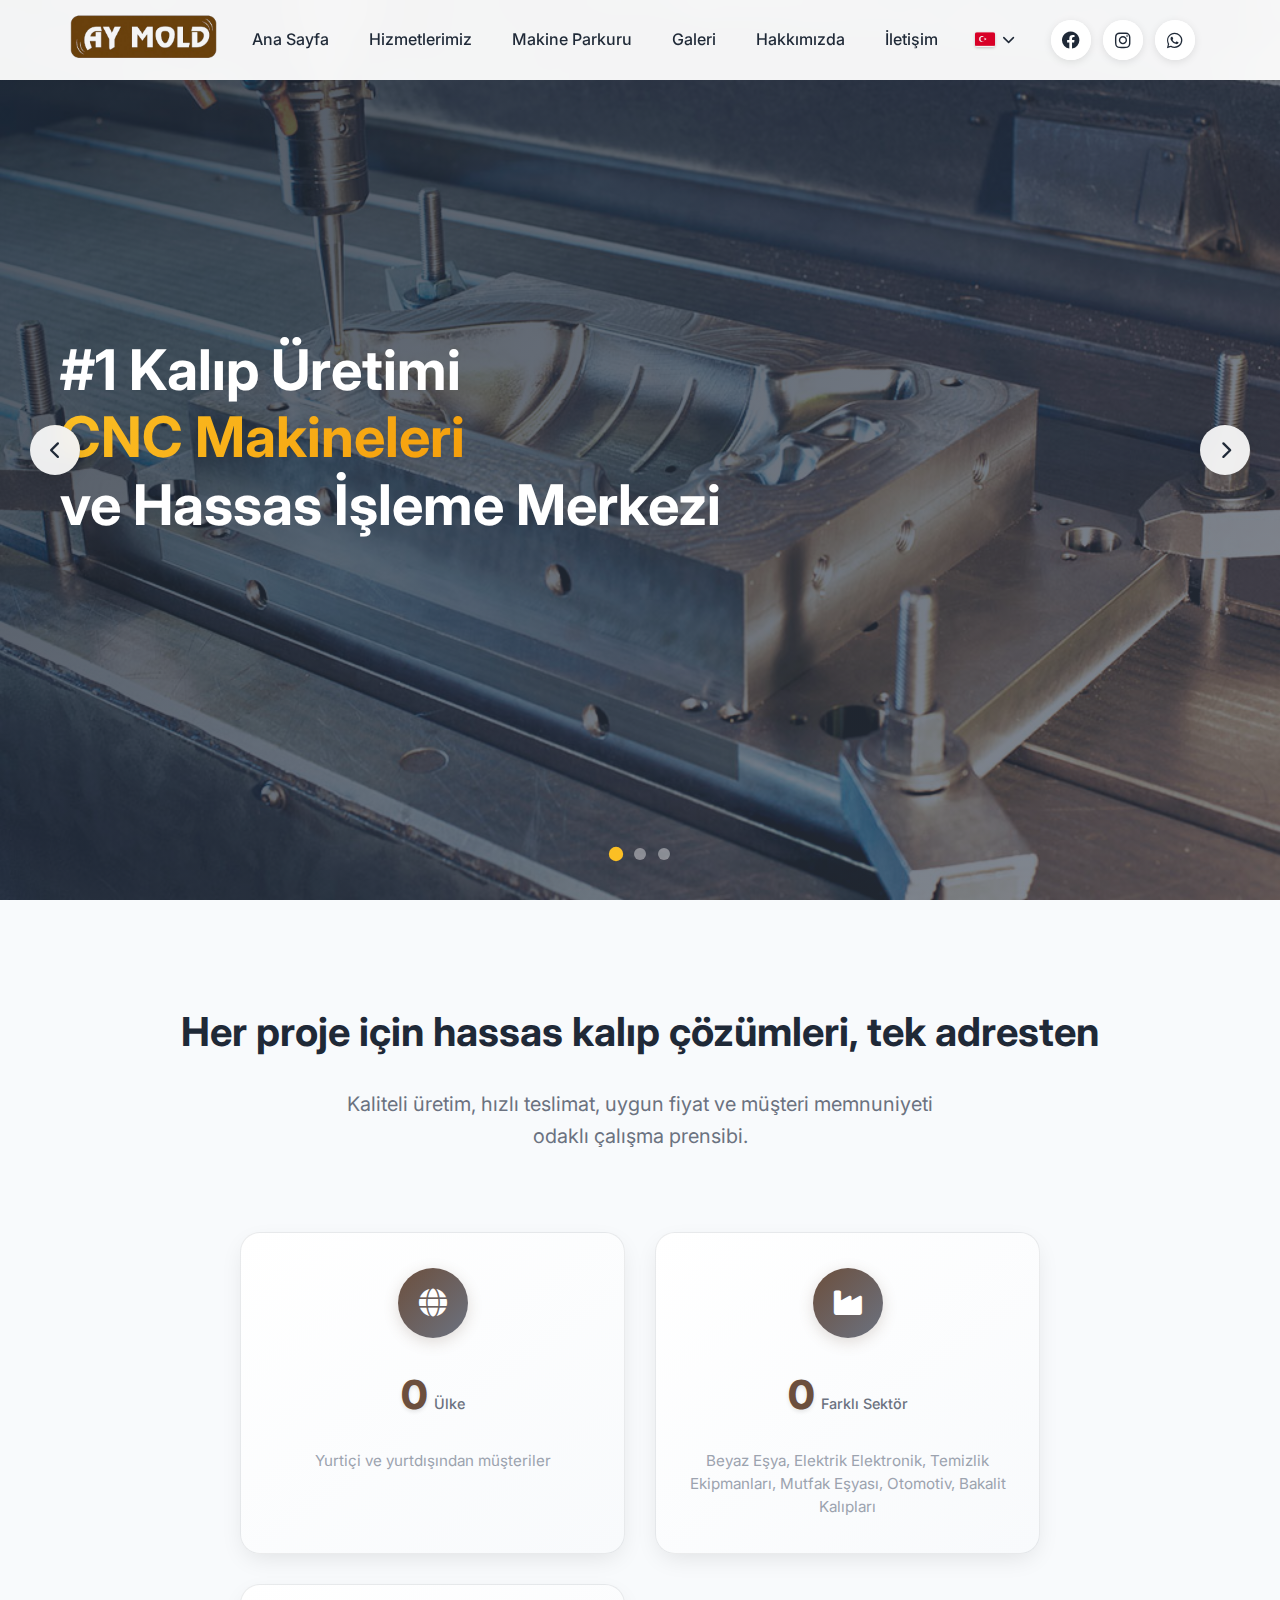
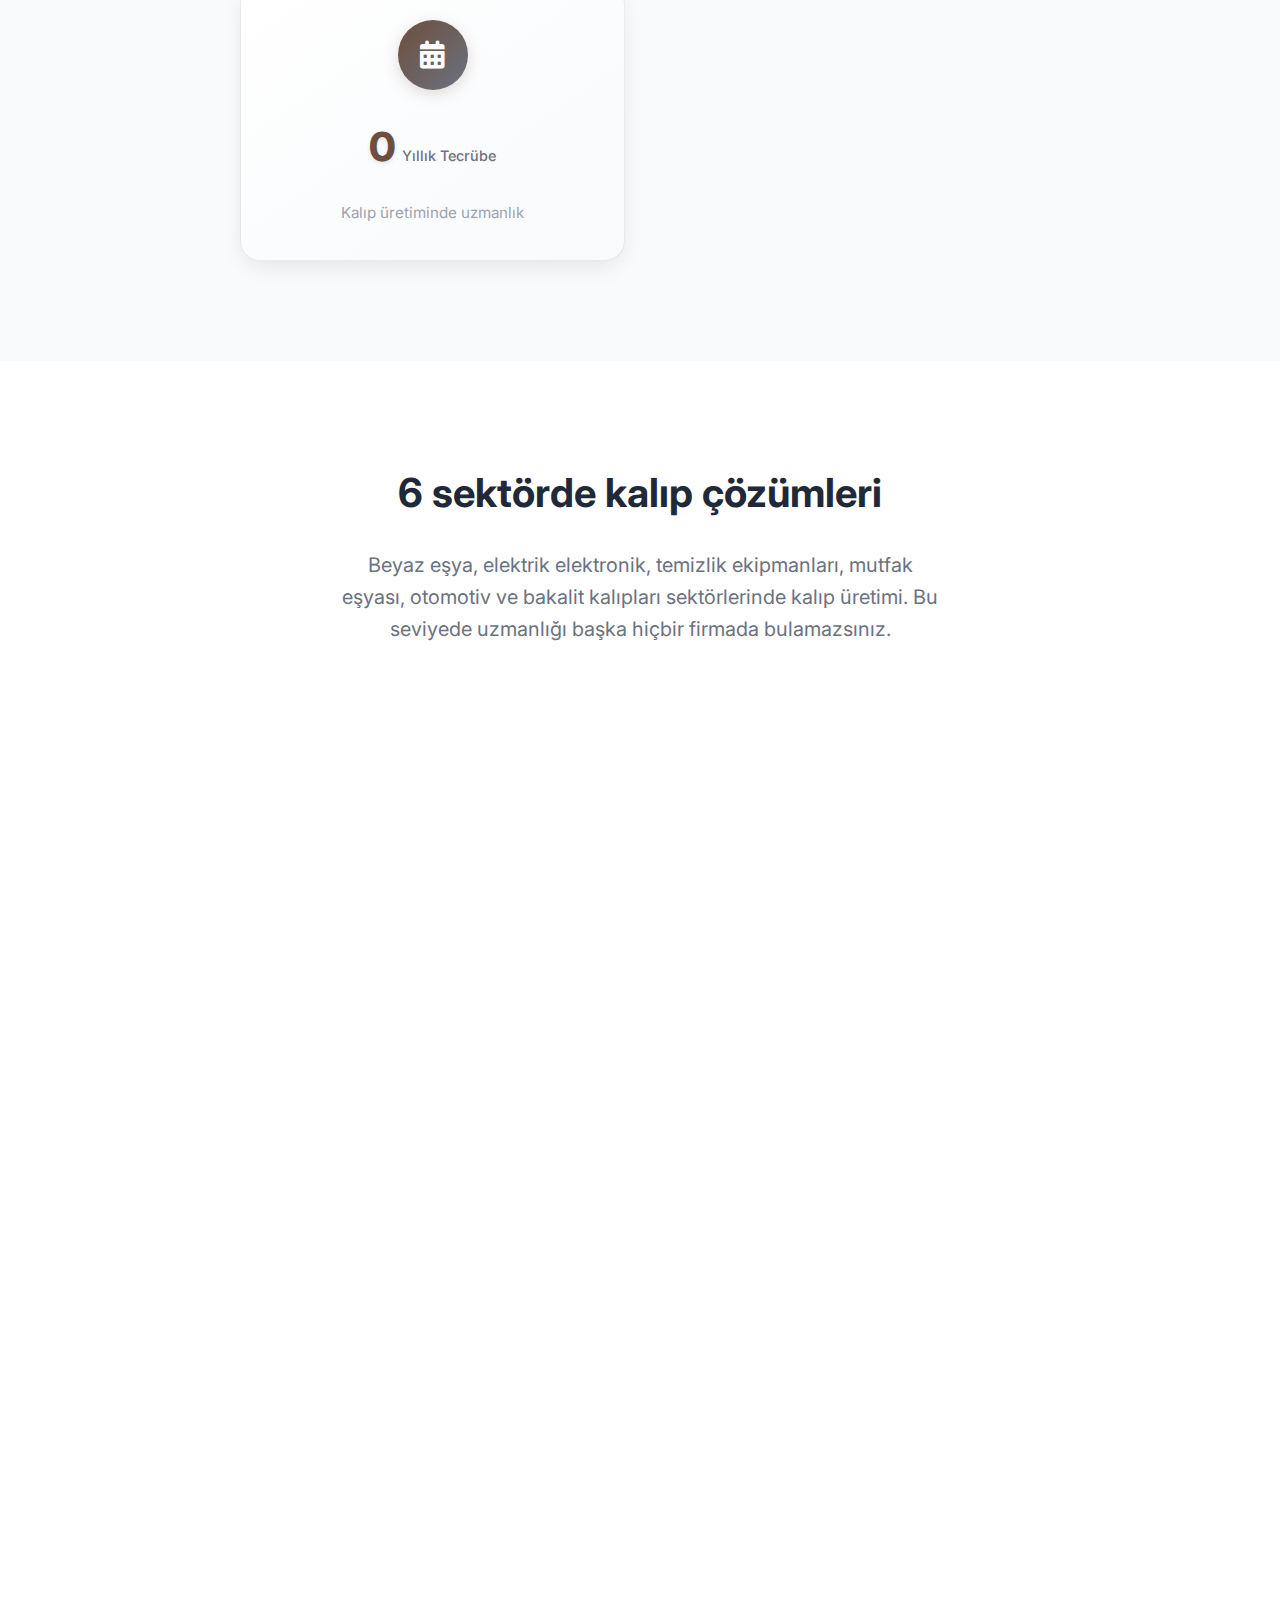
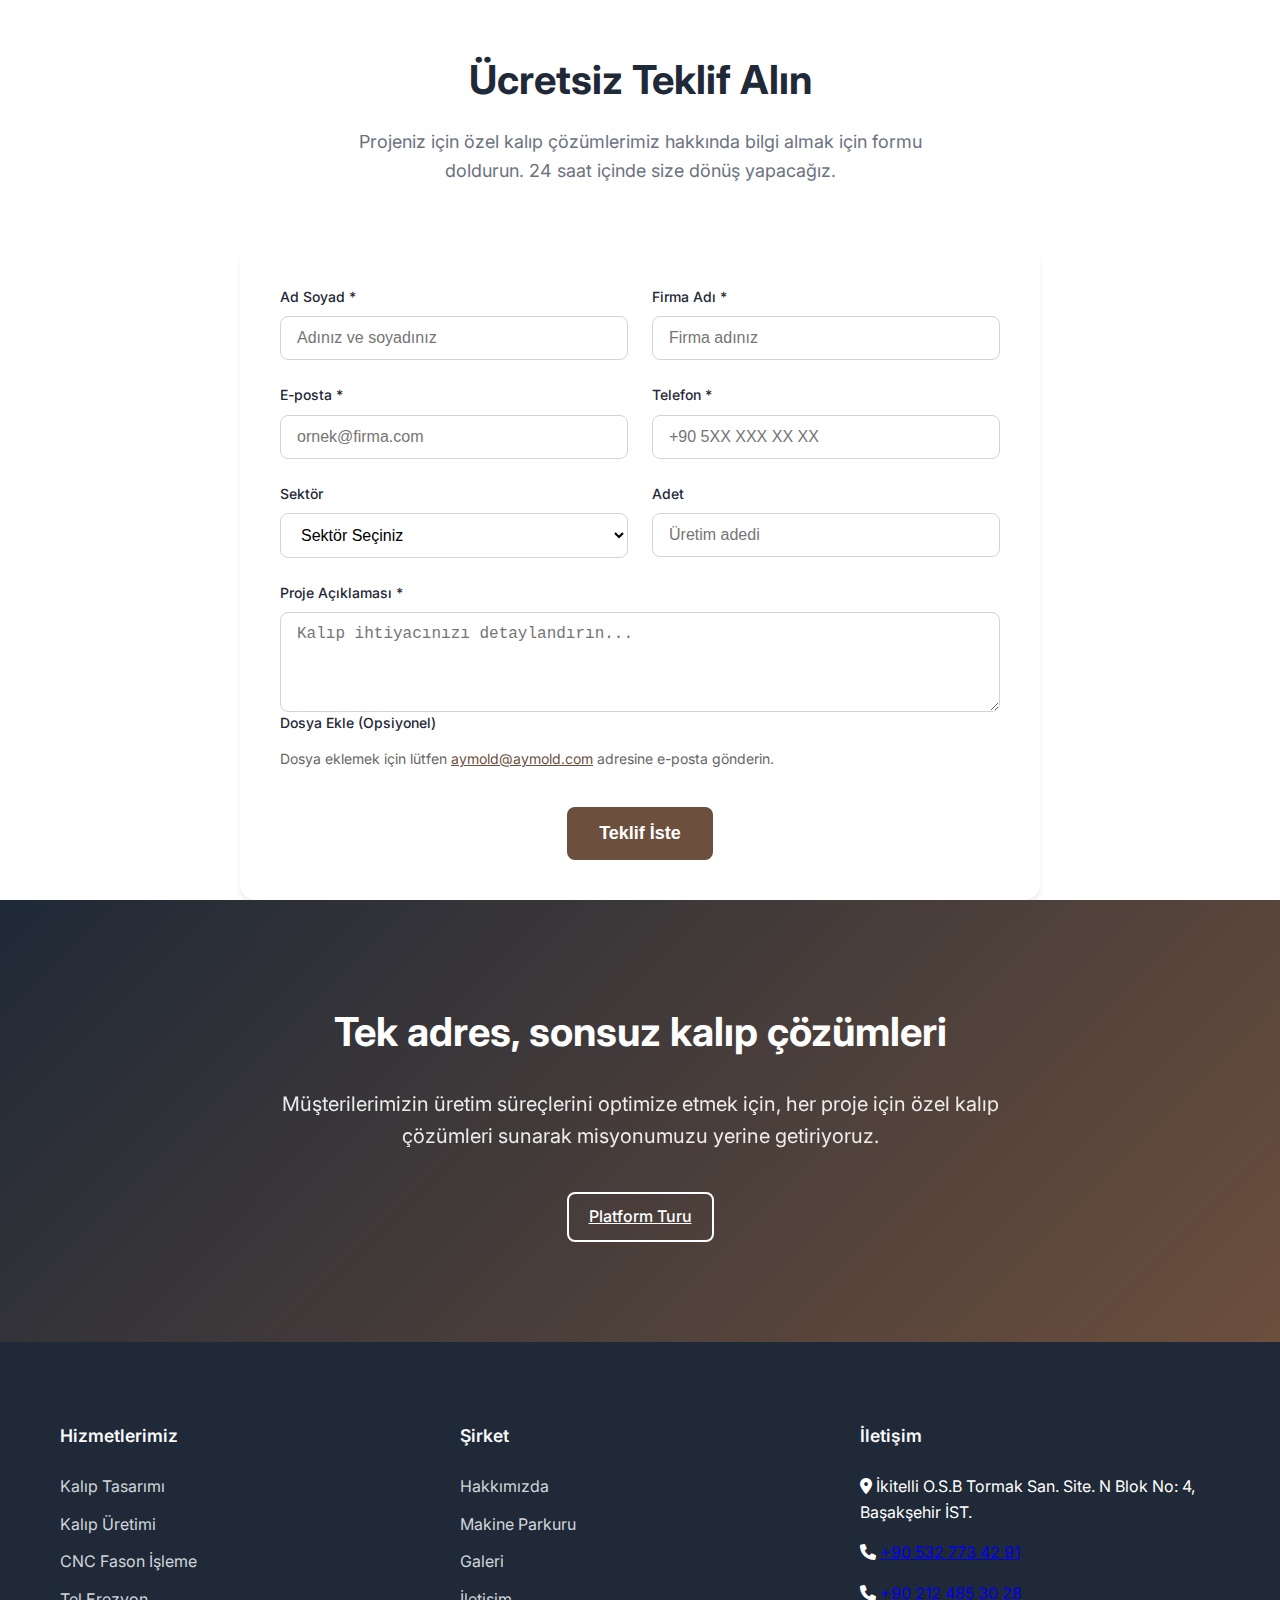
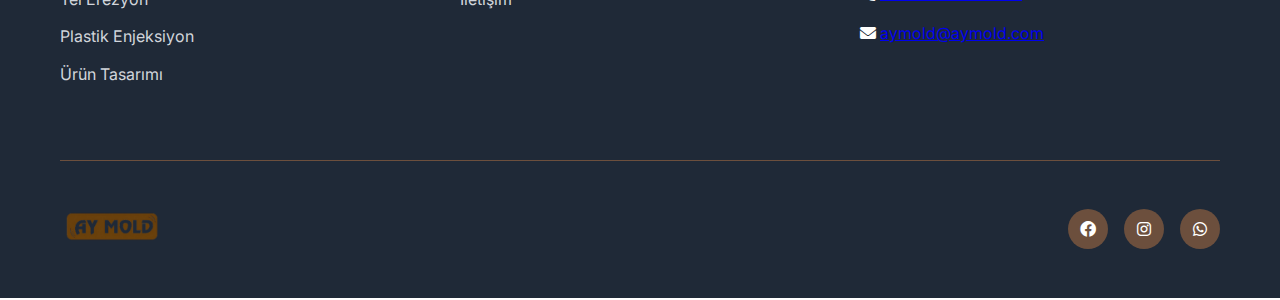
<file: index.html>
<!DOCTYPE html>
<html lang="tr">
<head>
    <meta charset="UTF-8">
    <meta name="viewport" content="width=device-width, initial-scale=1.0">
    <title>AY MOLD - Kalıp Üretimi ve CNC Makineleri</title>
    <link rel="stylesheet" href="styles.css">
    <link href="https://fonts.googleapis.com/css2?family=Inter:wght@300;400;500;600;700&display=swap" rel="stylesheet">
    <link rel="stylesheet" href="https://cdnjs.cloudflare.com/ajax/libs/font-awesome/6.0.0/css/all.min.css">
</head>
<body>


    <!-- Navigation -->
    <nav class="navbar">
        <div class="nav-container">
            <div class="nav-logo">
                <a href="index.html">
                    <img src="images/aymold1.png" alt="AY MOLD">
                </a>
            </div>
            <div class="nav-menu">
                <ul class="nav-list">
                    <li class="nav-item"><a href="index.html" class="nav-link" data-translate="nav-home">Ana Sayfa</a></li>
                    <li class="nav-item dropdown">
                        <a href="services.html" class="nav-link" data-translate="nav-services">Hizmetlerimiz</a>
                        <ul class="dropdown-menu">
                            <li><a href="kalip-tasarimi.html" data-translate="nav-service-design">Kalıp Tasarımı</a></li>
                            <li><a href="kalip-uretimi.html" data-translate="nav-service-production">Kalıp Üretimi</a></li>
                            <li><a href="cnc-fason.html" data-translate="nav-service-cnc">CNC Fason İşleme</a></li>
                            <li><a href="tel-erezyon.html" data-translate="nav-service-wire">Tel Erezyon Fason Üretim</a></li>
                            <li><a href="plastik-enjeksiyon.html" data-translate="nav-service-plastic">Plastik Enjeksiyon Fason Baskı</a></li>
                            <li><a href="urun-tasarimi.html" data-translate="nav-service-product">Ürün Tasarımı</a></li>
                        </ul>
                    </li>
                    <li class="nav-item"><a href="machines.html" class="nav-link" data-translate="nav-machines">Makine Parkuru</a></li>
                    <li class="nav-item"><a href="gallery.html" class="nav-link" data-translate="nav-gallery">Galeri</a></li>
                    <li class="nav-item"><a href="about.html" class="nav-link" data-translate="nav-about">Hakkımızda</a></li>
                    <li class="nav-item"><a href="contact.html" class="nav-link" data-translate="nav-contact">İletişim</a></li>
                </ul>
                <!-- Mobile social links -->
                <div class="social-links mobile-social-links">
                    <a href="https://www.facebook.com/people/AY-Mold/pfbid02Nc9dpDcgGUP4awhM8aVFXAfyiAogqTNmR2GP5zFwbUJHRZWYuxKxAYCf7iptatwZl/?mibextid=LQQJ4d" class="social-link" target="_blank" rel="noopener noreferrer">
                        <i class="fab fa-facebook"></i>
                    </a>
                    <a href="https://www.instagram.com/ay.mold/" class="social-link" target="_blank" rel="noopener noreferrer">
                        <i class="fab fa-instagram"></i>
                    </a>
                    <a href="https://wa.me/905327734291" class="social-link" target="_blank" rel="noopener noreferrer">
                        <i class="fab fa-whatsapp"></i>
                    </a>
                </div>
            </div>
            <!-- Language selector moved outside nav-actions for mobile visibility -->
            <div class="language-selector">
                <span class="current-lang"><img src="images/turkey.png" alt="Türkçe" class="flag-icon"></span>
                <i class="fas fa-chevron-down"></i>
                <div class="language-dropdown">
                    <div class="lang-option" data-lang="tr">
                        <span><img src="images/turkey.png" alt="Türkçe" class="flag-icon"></span>
                        <span>TR</span>
                    </div>
                    <div class="lang-option" data-lang="en">
                        <span><img src="images/flag.png" alt="English" class="flag-icon"></span>
                        <span>EN</span>
                    </div>
                    <div class="lang-option" data-lang="ru">
                        <span><img src="images/russia.png" alt="Русский" class="flag-icon"></span>
                        <span>RU</span>
                    </div>
                </div>
            </div>
            <div class="nav-actions">
                <div class="social-links">
                    <a href="https://www.facebook.com/people/AY-Mold/pfbid02Nc9dpDcgGUP4awhM8aVFXAfyiAogqTNmR2GP5zFwbUJHRZWYuxKxAYCf7iptatwZl/?mibextid=LQQJ4d" class="social-link" target="_blank" rel="noopener noreferrer">
                        <i class="fab fa-facebook"></i>
                    </a>
                    <a href="https://www.instagram.com/ay.mold/" class="social-link" target="_blank" rel="noopener noreferrer">
                        <i class="fab fa-instagram"></i>
                    </a>
                    <a href="https://wa.me/905327734291" class="social-link" target="_blank" rel="noopener noreferrer">
                        <i class="fab fa-whatsapp"></i>
                    </a>
                </div>
            </div>
            <div class="hamburger">
                <span></span>
                <span></span>
                <span></span>
            </div>
        </div>
    </nav>

    <!-- Hero Section -->
    <section class="hero">
        <div class="hero-slider">
            <div class="slide active" style="background-image: url('images/mold1.jpg')">
                <div class="slide-overlay">
                    <div class="hero-container">
                        <div class="hero-content">
                            <h1 class="hero-title">
                                <span data-translate="hero-title-1">#1 Kalıp Üretimi</span><br>
                                <span class="gradient-text" data-translate="hero-title-2">CNC Makineleri</span><br>
                                <span data-translate="hero-title-3">ve Hassas İşleme Merkezi</span>
                            </h1>
                            
                        </div>
                    </div>
                </div>
            </div>
            
            <div class="slide" style="background-image: url('images/mold2.jpg')">
                <div class="slide-overlay">
                    <div class="hero-container">
                        <div class="hero-content">
                            <h1 class="hero-title">
                                <span data-translate="hero-slide2-title-1">Hassas İşleme</span><br>
                                <span class="hero-slide2-title-2">Mikron Seviyesinde</span><br>
                                <span data-translate="hero-slide3-title-3">Kalıp Üretimi</span>
                            </h1>
                        </div>
                    </div>
                </div>
            </div>
            
            <div class="slide" style="background-image: url('images/mold1.jpg')">
                <div class="slide-overlay">
                    <div class="hero-container">
                        <div class="hero-content">
                            <h1 class="hero-title">
                                <span data-translate="hero-slide3-title-1">Deneyimli Ustalar</span><br>
                                <span class="gradient-text" data-translate="hero-slide3-title-2">Kaliteli Makineler</span><br>
                                <span data-translate="hero-slide3-title-3">Profesyonel Çözümler</span>
                            </h1>
                        </div>
                    </div>
                </div>
            </div>
        </div>
        
        <!-- Slider Navigation Buttons -->
        <div class="slider-nav">
            <button class="slider-btn slider-prev" aria-label="Önceki slide">
                <i class="fas fa-chevron-left"></i>
            </button>
            <button class="slider-btn slider-next" aria-label="Sonraki slide">
                <i class="fas fa-chevron-right"></i>
            </button>
        </div>
        
        <!-- Slider Dots -->
        <div class="slider-dots">
            <span class="dot active" data-slide="0"></span>
            <span class="dot" data-slide="1"></span>
            <span class="dot" data-slide="2"></span>
        </div>
    </section>



    <!-- Features Section -->
    <section class="features">
        <div class="container">
            <div class="section-header">
                <h2 data-translate="features-title">Her proje için hassas kalıp çözümleri, tek adresten</h2>
                <p data-translate="features-subtitle">Kaliteli üretim, hızlı teslimat, uygun fiyat ve müşteri memnuniyeti odaklı çalışma prensibi.</p>
            </div>
            
            <div class="stats-grid">
                <div class="stat-button" data-count="6">
                    <div class="stat-icon">
                        <i class="fas fa-globe"></i>
                    </div>
                    <div class="stat-content">
                        <span class="stat-number">0</span><span class="stat-label" data-translate="features-countries"> Ülke</span>
                    </div>
                    <div class="stat-description" data-translate="features-countries-desc">Yurtiçi ve yurtdışından müşteriler</div>
                </div>
                
                <div class="stat-button" data-count="6">
                    <div class="stat-icon">
                        <i class="fas fa-industry"></i>
                    </div>
                    <div class="stat-content">
                        <span class="stat-number">0</span><span class="stat-label" data-translate="features-sectors"> Farklı Sektör</span>
                    </div>
                    <div class="stat-description" data-translate="features-sectors-desc">Beyaz Eşya, Elektrik Elektronik, Temizlik Ekipmanları, Mutfak Eşyası, Otomotiv, Bakalit Kalıpları</div>
                </div>
                
                <div class="stat-button" data-count="30">
                    <div class="stat-icon">
                        <i class="fas fa-calendar-alt"></i>
                    </div>
                    <div class="stat-content">
                        <span class="stat-number">0</span><span class="stat-label" data-translate="features-experience"> Yıllık Tecrübe</span>
                    </div>
                    <div class="stat-description" data-translate="features-experience-desc">Kalıp üretiminde uzmanlık</div>
                </div>
                
                

            </div>
        </div>
    </section>

    <!-- Channels Section -->
    <section class="channels">
        <div class="container">
            <div class="section-header">
                <h2 data-translate="channels-title">6 sektörde kalıp çözümleri</h2>
                <p data-translate="channels-subtitle">Beyaz eşya, elektrik elektronik, temizlik ekipmanları, mutfak eşyası, otomotiv ve bakalit kalıpları sektörlerinde kalıp üretimi. Bu seviyede uzmanlığı başka hiçbir firmada bulamazsınız.</p>
            </div>
            
            <div class="channels-grid">
                <div class="channel-card">
                    <div class="channel-icon">
                        <i class="fas fa-snowflake"></i>
                    </div>
                    <h3 data-translate="channel-white-goods-title">Beyaz Eşya Sektörü</h3>
                    <p data-translate="channel-white-goods-desc">Buzdolabı, çamaşır makinesi, bulaşık makinesi gibi beyaz eşyalar için hassas kalıp üretimi. Dayanıklı ve uzun ömürlü kalıp çözümleri.</p>
                    <a href="services.html" class="channel-link"><span data-translate="channel-white-goods-link">Beyaz Eşya Keşfet</span> <i class="fas fa-arrow-right"></i></a>
                </div>
                
                <div class="channel-card">
                    <div class="channel-icon">
                        <i class="fas fa-microchip"></i>
                    </div>
                    <h3 data-translate="channel-electrical-electronics-title">Elektrik Elektronik Sektörü</h3>
                    <p data-translate="channel-electrical-electronics-desc">Elektrik ve elektronik cihazlar için hassas kalıp üretimi. PCB, kasa, bağlantı elemanları ve elektronik parçalar için özel tasarımlar.</p>
                    <a href="services.html" class="channel-link"><span data-translate="channel-electrical-electronics-link">Elektrik Elektronik Keşfet</span> <i class="fas fa-arrow-right"></i></a>
                </div>
                
                <div class="channel-card">
                    <div class="channel-icon">
                        <i class="fas fa-broom"></i>
                    </div>
                    <h3 data-translate="channel-cleaning-equipment-title">Temizlik Ekipmanları Sektörü</h3>
                    <p data-translate="channel-cleaning-equipment-desc">Temizlik makineleri ve ekipmanları için kalıp üretimi. Endüstriyel temizlik çözümleri için özel kalıp tasarımları.</p>
                    <a href="services.html" class="channel-link"><span data-translate="channel-cleaning-equipment-link">Temizlik Ekipmanları Keşfet</span> <i class="fas fa-arrow-right"></i></a>
                </div>
                
                <div class="channel-card">
                    <div class="channel-icon">
                        <i class="fas fa-utensils"></i>
                    </div>
                    <h3 data-translate="channel-kitchenware-title">Mutfak Eşyası Sektörü</h3>
                    <p data-translate="channel-kitchenware-desc">Mutfak eşyaları ve aletleri için kalıp üretimi. Mutfak gereçleri, saklama kapları ve mutfak aletleri için özel çözümler.</p>
                    <a href="services.html" class="channel-link"><span data-translate="channel-kitchenware-link">Mutfak Eşyası Keşfet</span> <i class="fas fa-arrow-right"></i></a>
                </div>
                
                <div class="channel-card">
                    <div class="channel-icon">
                        <i class="fas fa-car"></i>
                    </div>
                    <h3 data-translate="channel-automotive-title">Otomotiv Sektörü</h3>
                    <p data-translate="channel-automotive-desc">Otomotiv parçaları için hassas kalıp üretimi. Motor, şanzıman, fren sistemi ve gövde parçaları için özel çözümler.</p>
                    <a href="services.html" class="channel-link"><span data-translate="channel-automotive-link">Otomotiv Keşfet</span> <i class="fas fa-arrow-right"></i></a>
                </div>
                
                <div class="channel-card">
                    <div class="channel-icon">
                        <i class="fas fa-cube"></i>
                    </div>
                    <h3 data-translate="channel-bakelite-title">Bakalit Kalıpları Sektörü</h3>
                    <p data-translate="channel-bakelite-desc">Bakalit malzeme kalıpları için özel üretim. Elektrik yalıtımı ve ısı direnci için özel tasarım kalıp çözümleri.</p>
                    <a href="services.html" class="channel-link"><span data-translate="channel-bakelite-link">Bakalit Kalıpları Keşfet</span> <i class="fas fa-arrow-right"></i></a>
                </div>
            </div>
        </div>
    </section>


    <!-- Quote Form Section -->
   
        <div class="container">
            <div class="form-content">
                <div class="form-header">
                    <h2 data-translate="quote-title">Ücretsiz Teklif Alın</h2>
                    <p data-translate="quote-subtitle">Projeniz için özel kalıp çözümlerimiz hakkında bilgi almak için formu doldurun. 24 saat içinde size dönüş yapacağız.</p>
                </div>
                <form class="quote-form-container" action="https://formspree.io/f/xrbaglpg" method="POST">
                    <input type="hidden" name="_next" value="https://aymold.com/thank-you">
                    <input type="hidden" name="_subject" value="Yeni Teklif Talebi - AY MOLD">
                    <div class="form-row">
                        <div class="form-group">
                            <label for="name" data-translate="quote-form-name">Ad Soyad *</label>
                            <input type="text" id="name" name="name" placeholder="Adınız ve soyadınız" required>
                        </div>
                        <div class="form-group">
                            <label for="company" data-translate="quote-form-company">Firma Adı *</label>
                            <input type="text" id="company" name="company" placeholder="Firma adınız" required>
                        </div>
                    </div>
                    <div class="form-row">
                        <div class="form-group">
                            <label for="email" data-translate="quote-form-email">E-posta *</label>
                            <input type="email" id="email" name="email" placeholder="ornek@firma.com" required>
                        </div>
                        <div class="form-group">
                            <label for="phone" data-translate="quote-form-phone">Telefon *</label>
                            <input type="tel" id="phone" name="phone" placeholder="+90 5XX XXX XX XX" required>
                        </div>
                    </div>
                    <div class="form-row">
                                            <div class="form-group">
                        <label for="sector" data-translate="quote-form-sector">Sektör</label>
                        <select id="sector" name="sector">
                            <option value="" data-translate="form-sector-select">Sektör Seçiniz</option>
                            <option value="white-goods" data-translate="form-sector-white-goods">Beyaz Eşya</option>
                            <option value="electrical-electronics" data-translate="form-sector-electrical-electronics">Elektrik Elektronik</option>
                            <option value="cleaning-equipment" data-translate="form-sector-cleaning-equipment">Temizlik Ekipmanları</option>
                            <option value="kitchenware" data-translate="form-sector-kitchenware">Mutfak Eşyası</option>
                            <option value="automotive" data-translate="form-sector-automotive">Otomotiv</option>
                            <option value="bakelite" data-translate="form-sector-bakelite">Bakalit Kalıpları</option>
                            <option value="other" data-translate="form-sector-other">Diğer</option>
                        </select>
                    </div>
                        <div class="form-group">
                            <label for="quantity" data-translate="quote-form-quantity">Adet</label>
                            <input type="number" id="quantity" name="quantity" placeholder="Üretim adedi">
                        </div>
                    </div>
                    <div class="form-group full-width">
                        <label for="description" data-translate="quote-form-description">Proje Açıklaması *</label>
                        <textarea id="description" name="description" rows="4" placeholder="Kalıp ihtiyacınızı detaylandırın..." required></textarea>
                    </div>
                    <div class="form-group full-width">
                        <label for="file" data-translate="quote-form-file">Dosya Ekle (Opsiyonel)</label>
                        <p style="color: #666; font-size: 14px; margin: 5px 0;">Dosya eklemek için lütfen <a href="mailto:aymold@aymold.com" style="color: #6c4f3d;">aymold@aymold.com</a> adresine e-posta gönderin.</p>
                    </div>
                    <div class="form-submit">
                        <button type="submit" class="btn-primary btn-large" data-translate="quote-form-submit">Teklif İste</button>
                    </div>
                </form>
            </div>
        </div>
    </section>

    <!-- CTA Section -->
    <section class="cta">
        <div class="container">
            <div class="cta-content">
                <h2 data-translate="cta-main-title">Tek adres, sonsuz kalıp çözümleri</h2>
                <p data-translate="cta-main-subtitle">Müşterilerimizin üretim süreçlerini optimize etmek için, her proje için özel kalıp çözümleri sunarak misyonumuzu yerine getiriyoruz.</p>
                <div class="cta-buttons">
                    <a href="machines.html" class="btn-outline btn-large" data-translate="cta-main-button">Platform Turu</a>
                </div>
            </div>
        </div>
    </section>

    <!-- Footer -->
    <footer class="footer" id="contact">
        <div class="container">
            <div class="footer-content">
                <div class="footer-section">
                    <h4 data-translate="footer.services_title">Hizmetlerimiz</h4>
                    <ul>
                        <li><a href="kalip-tasarimi.html" data-translate="footer.mold_design">Kalıp Tasarımı</a></li>
                        <li><a href="kalip-uretimi.html" data-translate="footer.mold_production">Kalıp Üretimi</a></li>
                        <li><a href="cnc-fason.html" data-translate="footer.cnc_outsourcing">CNC Fason İşleme</a></li>
                        <li><a href="tel-erezyon.html" data-translate="footer.wire_erosion">Tel Erezyon</a></li>
                        <li><a href="plastik-enjeksiyon.html" data-translate="footer.plastic_injection">Plastik Enjeksiyon</a></li>
                        <li><a href="urun-tasarimi.html" data-translate="footer.product_design">Ürün Tasarımı</a></li>
                    </ul>
                </div>
                <div class="footer-section">
                    <h4 data-translate="footer.company_title">Şirket</h4>
                    <ul>
                        <li><a href="about.html" data-translate="footer.about">Hakkımızda</a></li>
                        <li><a href="machines.html" data-translate="footer.machines">Makine Parkuru</a></li>
                        <li><a href="gallery.html" data-translate="footer.gallery">Galeri</a></li>
                        <li><a href="contact.html" data-translate="footer.contact">İletişim</a></li>
                    </ul>
                </div>
                <div class="footer-section">
                    <h4 data-translate="footer.contact_info_title">İletişim</h4>
                    <div class="contact-info">
                        <p><i class="fas fa-map-marker-alt"></i> <span data-translate="footer.address">İkitelli O.S.B Tormak San. Site. N Blok No: 4, Başakşehir İST.</span></p>
                        <p><i class="fas fa-phone"></i> <a href="tel:+905327734291">+90 532 773 42 91</a></p>
                        <p><i class="fas fa-phone"></i> <a href="tel:+902124853028">+90 212 485 30 28</a></p>
                        <p><i class="fas fa-envelope"></i> <a href="mailto:aymold@aymold.com" data-translate="footer.email">aymold@aymold.com</a></p>
                    </div>
                </div>
            </div>
            <div class="footer-bottom">
                <div class="footer-logo">
                    <a href="index.html">
                        <img src="images/aymold1.png" alt="AY MOLD">
                    </a>
                </div>
                <div class="footer-social">
                    <a href="https://www.facebook.com/people/AY-Mold/pfbid02Nc9dpDcgGUP4awhM8aVFXAfyiAogqTNmR2GP5zFwbUJHRZWYuxKxAYCf7iptatwZl/?mibextid=LQQJ4d" target="_blank" rel="noopener noreferrer"><i class="fab fa-facebook"></i></a>
                    <a href="https://www.instagram.com/ay.mold/" target="_blank" rel="noopener noreferrer"><i class="fab fa-instagram"></i></a>
                    <a href="https://wa.me/905327734291" target="_blank" rel="noopener noreferrer"><i class="fab fa-whatsapp"></i></a>
                </div>
            </div>
        </div>
    </footer>

    <script src="script.js"></script>
</body>
</html>
</file>
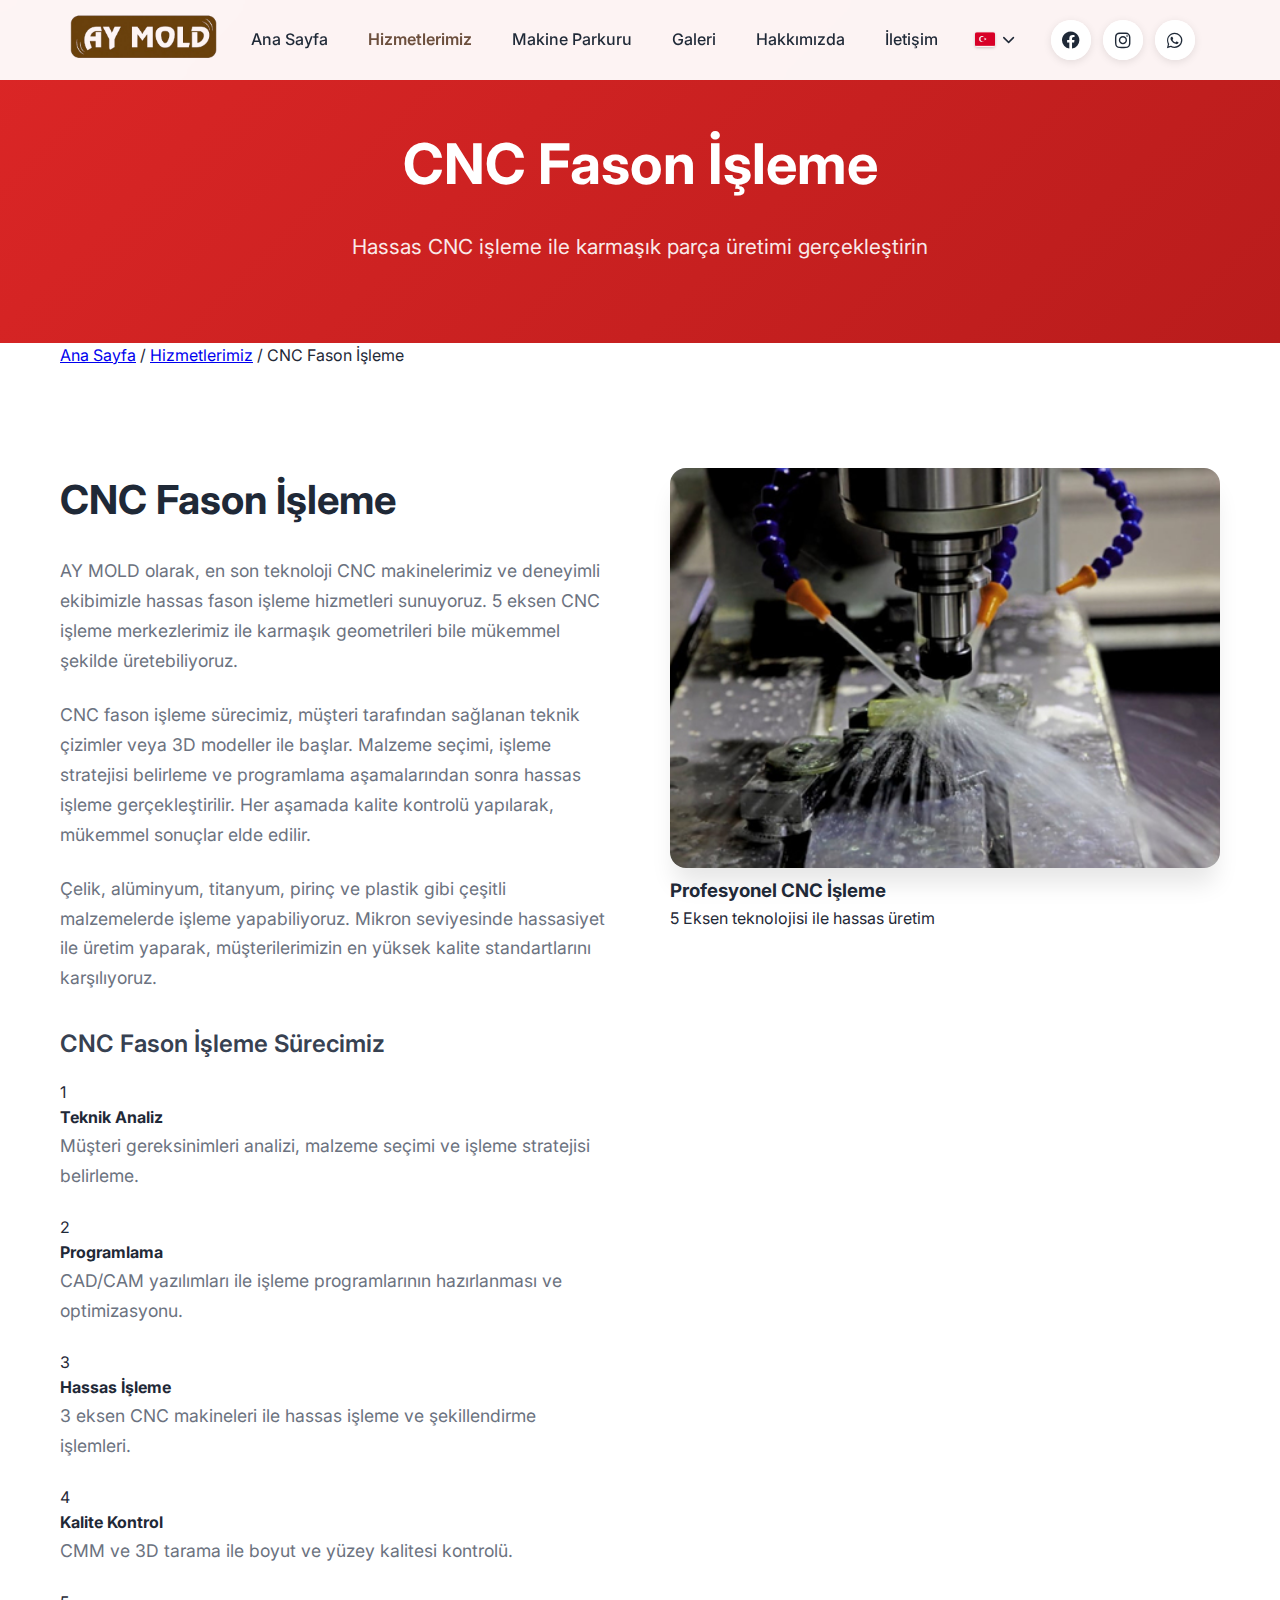
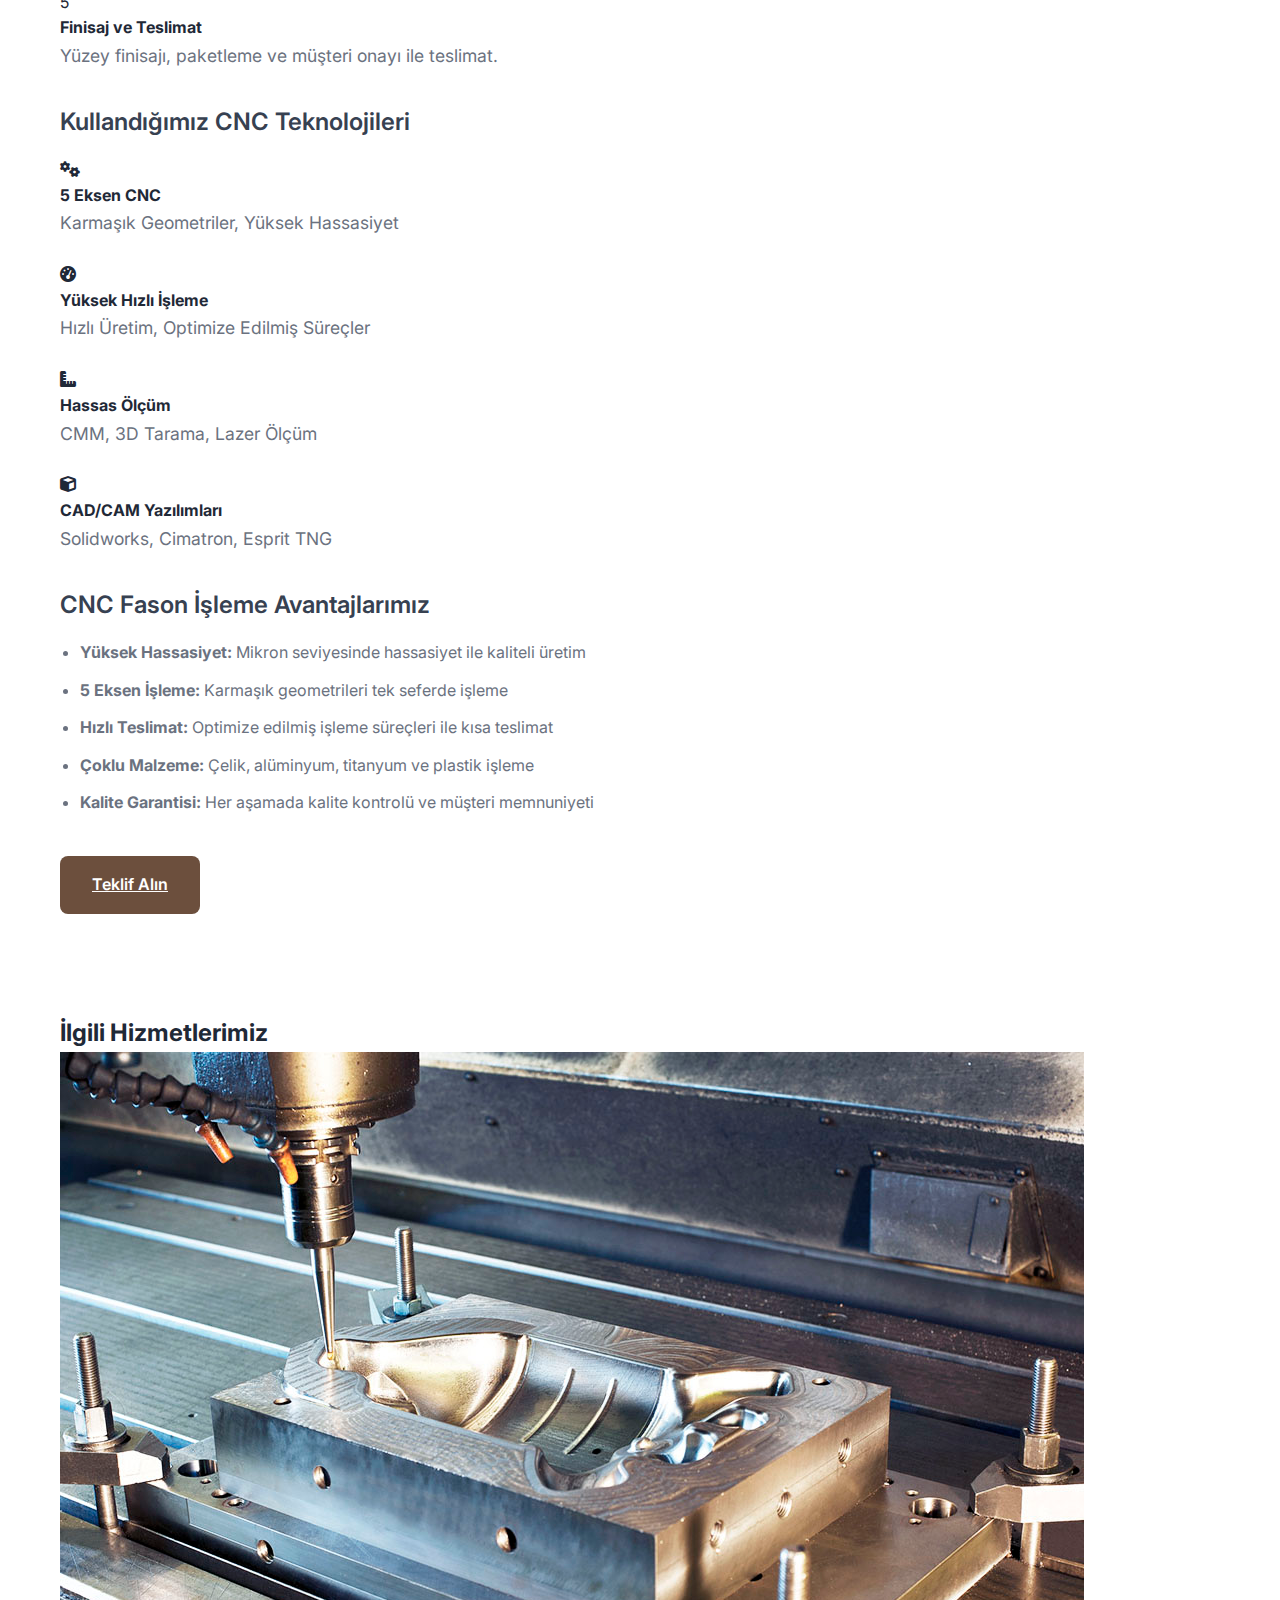
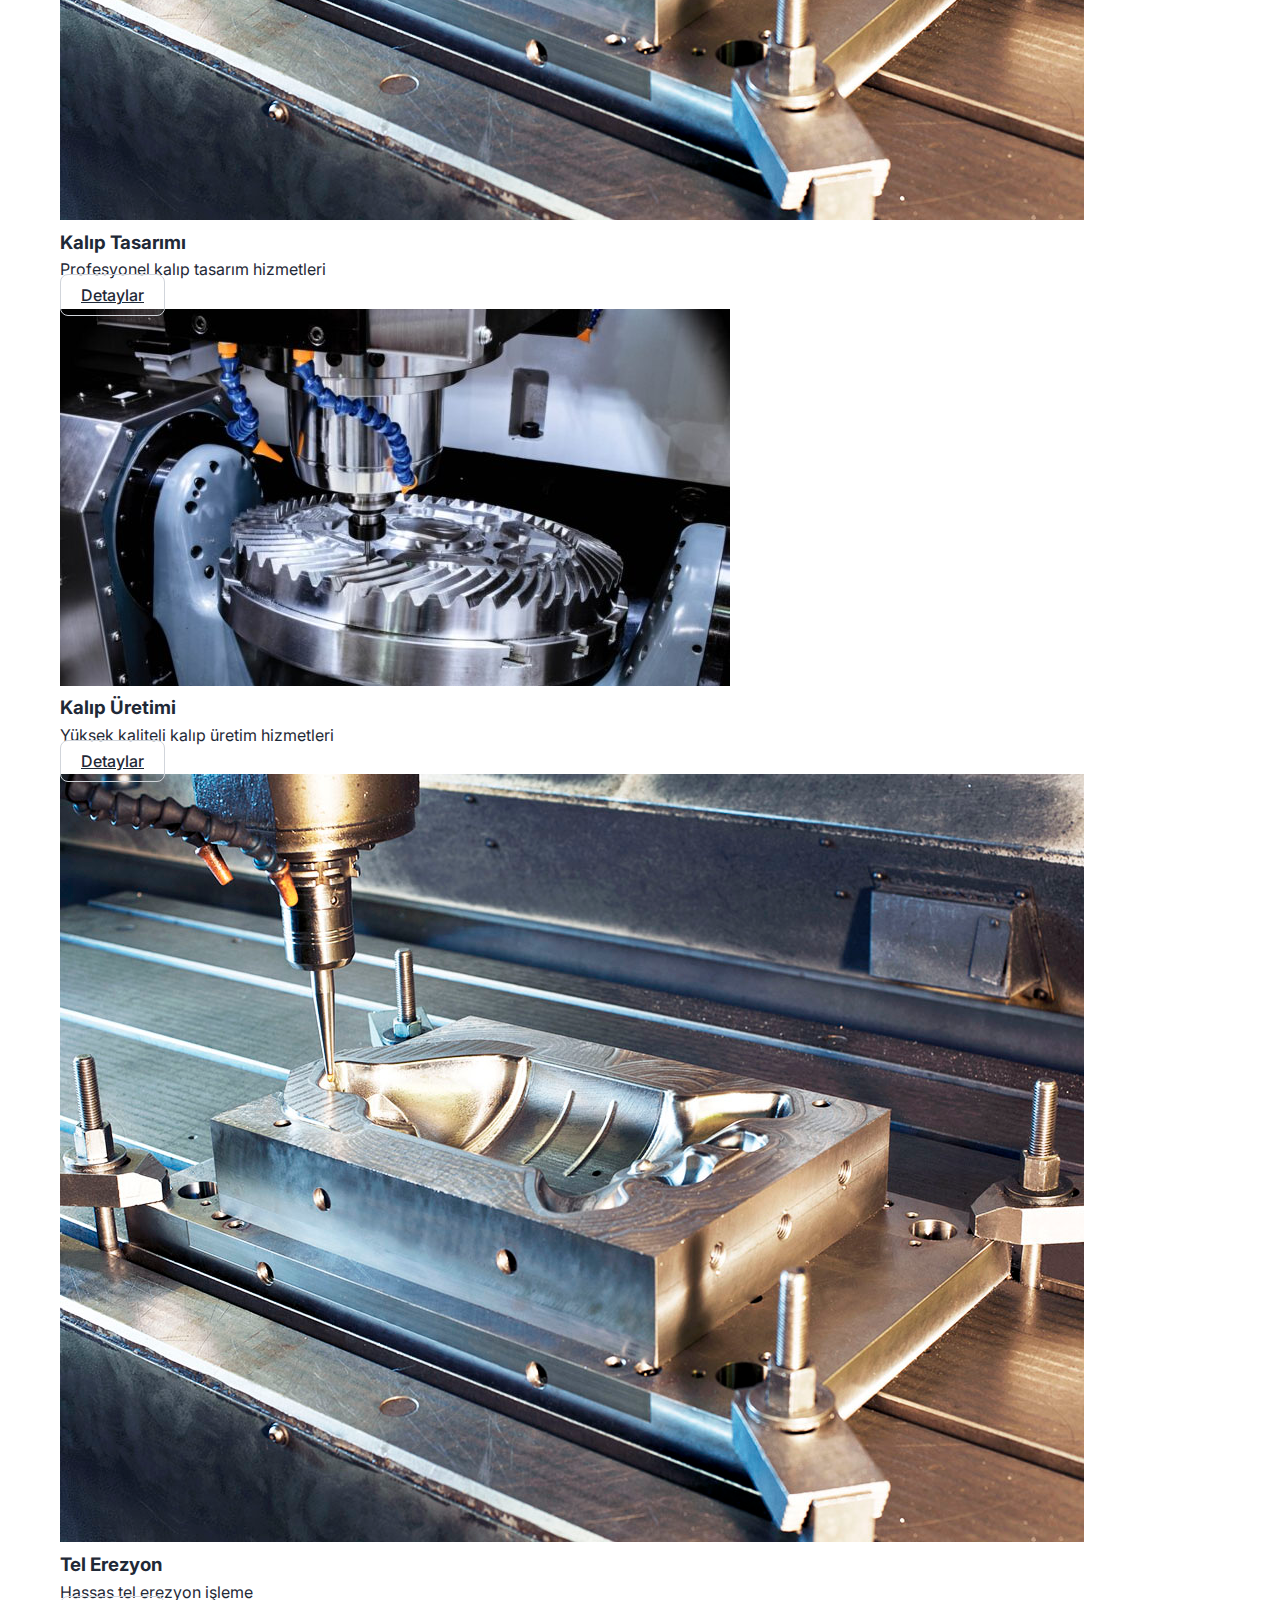
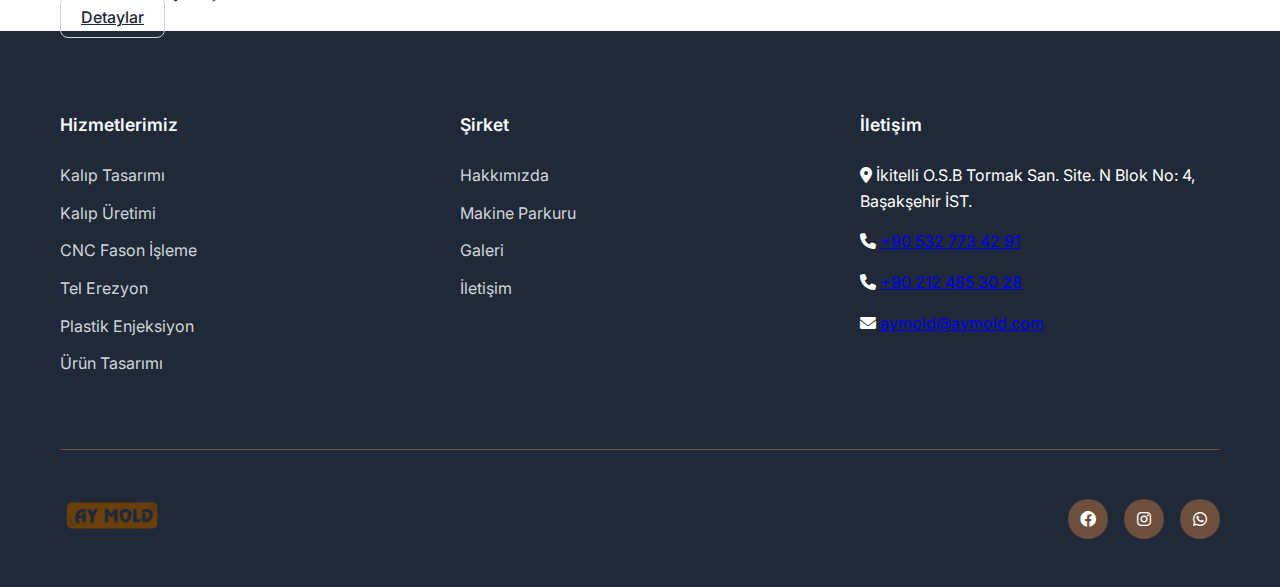
<file: cnc-fason.html>
<!DOCTYPE html>
<html lang="tr">
<head>
    <meta charset="UTF-8">
    <meta name="viewport" content="width=device-width, initial-scale=1.0">
    <title>CNC Fason İşleme - AY MOLD</title>
    <link rel="stylesheet" href="styles.css">
    <link rel="stylesheet" href="https://cdnjs.cloudflare.com/ajax/libs/font-awesome/6.0.0/css/all.min.css">
    <link href="https://fonts.googleapis.com/css2?family=Inter:wght@300;400;500;600;700;800&display=swap" rel="stylesheet">
</head>
<body>
    <!-- Navigation -->
    <nav class="navbar">
        <div class="nav-container">
            <div class="nav-logo">
                <a href="index.html">
                    <img src="images/aymold1.png" alt="AY MOLD">
                </a>
            </div>
            <div class="nav-menu">
                <ul class="nav-list">
                    <li class="nav-item"><a href="index.html" class="nav-link" data-translate="nav.home">Ana Sayfa</a></li>
                    <li class="nav-item dropdown">
                        <a href="services.html" class="nav-link active" data-translate="nav.services">Hizmetlerimiz</a>
                        <ul class="dropdown-menu">
                            <li><a href="kalip-tasarimi.html" data-translate="nav.mold_design">Kalıp Tasarımı</a></li>
                            <li><a href="kalip-uretimi.html" data-translate="nav.mold_production">Kalıp Üretimi</a></li>
                            <li><a href="cnc-fason.html" data-translate="nav.cnc_outsourcing">CNC Fason İşleme</a></li>
                            <li><a href="tel-erezyon.html" data-translate="nav.wire_erosion">Tel Erezyon Fason Üretim</a></li>
                            <li><a href="plastik-enjeksiyon.html" data-translate="nav.plastic_injection">Plastik Enjeksiyon Fason Baskı</a></li>
                            <li><a href="urun-tasarimi.html" data-translate="nav.product_design">Ürün Tasarımı</a></li>
                        </ul>
                    </li>
                    <li class="nav-item"><a href="machines.html" class="nav-link" data-translate="nav.machines">Makine Parkuru</a></li>
                    <li class="nav-item"><a href="gallery.html" class="nav-link" data-translate="nav.gallery">Galeri</a></li>
                    <li class="nav-item"><a href="about.html" class="nav-link" data-translate="nav.about">Hakkımızda</a></li>
                    <li class="nav-item"><a href="contact.html" class="nav-link" data-translate="nav.contact">İletişim</a></li>
                </ul>
                <!-- Mobile social links -->
                <div class="social-links mobile-social-links">
                    <a href="https://www.facebook.com/people/AY-Mold/pfbid02Nc9dpDcgGUP4awhM8aVFXAfyiAogqTNmR2GP5zFwbUJHRZWYuxKxAYCf7iptatwZl/?mibextid=LQQJ4d" class="social-link" target="_blank" rel="noopener noreferrer">
                        <i class="fab fa-facebook"></i>
                    </a>
                    <a href="https://www.instagram.com/ay.mold/" class="social-link" target="_blank" rel="noopener noreferrer">
                        <i class="fab fa-instagram"></i>
                    </a>
                    <a href="https://wa.me/905327734291" class="social-link" target="_blank" rel="noopener noreferrer">
                        <i class="fab fa-whatsapp"></i>
                    </a>
                </div>
            </div>
            <!-- Language selector moved outside nav-actions for mobile visibility -->
            <div class="language-selector">
                <span class="current-lang">
                    <img src="images/turkey.png" alt="TR" class="flag-icon">
                </span>
                <i class="fas fa-chevron-down"></i>
                <div class="language-dropdown">
                    <div class="lang-option active" data-lang="tr">
                        <span><img src="images/turkey.png" alt="TR" class="flag-icon"></span>
                        <span>TR</span>
                    </div>
                    <div class="lang-option" data-lang="en">
                        <span><img src="images/flag.png" alt="EN" class="flag-icon"></span>
                        <span>EN</span>
                    </div>
                    <div class="lang-option" data-lang="ru">
                        <span><img src="images/russia.png" alt="RU" class="flag-icon"></span>
                        <span>RU</span>
                    </div>
                </div>
            </div>
            <div class="nav-actions">
                <div class="social-links">
                    <a href="https://www.facebook.com/people/AY-Mold/pfbid02Nc9dpDcgGUP4awhM8aVFXAfyiAogqTNmR2GP5zFwbUJHRZWYuxKxAYCf7iptatwZl/?mibextid=LQQJ4d" class="social-link" target="_blank" rel="noopener noreferrer">
                        <i class="fab fa-facebook"></i>
                    </a>
                    <a href="https://www.instagram.com/ay.mold/" class="social-link" target="_blank" rel="noopener noreferrer">
                        <i class="fab fa-instagram"></i>
                    </a>
                    <a href="https://wa.me/905327734291" class="social-link" target="_blank" rel="noopener noreferrer">
                        <i class="fab fa-whatsapp"></i>
                    </a>
                </div>
            </div>
            <div class="hamburger">
                <span></span>
                <span></span>
                <span></span>
            </div>
        </div>
    </nav>

    <!-- Hero Section -->
    <section class="service-hero">
        <div class="container">
            <div class="service-hero-content">
                <h1 data-translate="cnc_outsourcing.title">CNC Fason İşleme</h1>
                <p data-translate="cnc_outsourcing.subtitle">Hassas CNC işleme ile karmaşık parça üretimi gerçekleştirin</p>
            </div>
        </div>
    </section>

    <!-- Breadcrumb Navigation -->
    <section class="breadcrumb-section">
        <div class="container">
            <nav class="breadcrumb-nav">
                <a href="index.html" data-translate="breadcrumb.home">Ana Sayfa</a>
                <span class="separator">/</span>
                <a href="services.html" data-translate="breadcrumb.services">Hizmetlerimiz</a>
                <span class="separator">/</span>
                <span class="current" data-translate="breadcrumb.cnc_outsourcing">CNC Fason İşleme</span>
            </nav>
        </div>
    </section>

    <!-- Service Content -->
    <section class="service-content-section">
        <div class="container">
            <div class="service-content-grid">
                <div class="service-content-text">
                    <h2 data-translate="cnc_outsourcing.main_title">CNC Fason İşleme</h2>
                    
                    <p data-translate="cnc_outsourcing.description_1">AY MOLD olarak, en son teknoloji CNC makinelerimiz ve deneyimli ekibimizle hassas fason işleme hizmetleri sunuyoruz. 5 eksen CNC işleme merkezlerimiz ile karmaşık geometrileri bile mükemmel şekilde üretebiliyoruz.</p>
                    
                    <p data-translate="cnc_outsourcing.description_2">CNC fason işleme sürecimiz, müşteri tarafından sağlanan teknik çizimler veya 3D modeller ile başlar. Malzeme seçimi, işleme stratejisi belirleme ve programlama aşamalarından sonra hassas işleme gerçekleştirilir. Her aşamada kalite kontrolü yapılarak, mükemmel sonuçlar elde edilir.</p>
                    
                    <p data-translate="cnc_outsourcing.description_3">Çelik, alüminyum, titanyum, pirinç ve plastik gibi çeşitli malzemelerde işleme yapabiliyoruz. Mikron seviyesinde hassasiyet ile üretim yaparak, müşterilerimizin en yüksek kalite standartlarını karşılıyoruz.</p>

                    <h3 data-translate="cnc_outsourcing.process_title">CNC Fason İşleme Sürecimiz</h3>
                    <div class="process-steps-detailed">
                        <div class="process-step-detailed">
                            <div class="step-number-detailed">1</div>
                            <div class="step-content-detailed">
                                <h4 data-translate="cnc_outsourcing.step1_title">Teknik Analiz</h4>
                                <p data-translate="cnc_outsourcing.step1_description">Müşteri gereksinimleri analizi, malzeme seçimi ve işleme stratejisi belirleme.</p>
                            </div>
                        </div>
                        
                        <div class="process-step-detailed">
                            <div class="step-number-detailed">2</div>
                            <div class="step-content-detailed">
                                <h4 data-translate="cnc_outsourcing.step2_title">Programlama</h4>
                                <p data-translate="cnc_outsourcing.step2_description">CAD/CAM yazılımları ile işleme programlarının hazırlanması ve optimizasyonu.</p>
                            </div>
                        </div>
                        
                        <div class="process-step-detailed">
                            <div class="step-number-detailed">3</div>
                            <div class="step-content-detailed">
                                <h4 data-translate="cnc_outsourcing.step3_title">Hassas İşleme</h4>
                                <p data-translate="cnc_outsourcing.step3_description">3 eksen CNC makineleri ile hassas işleme ve şekillendirme işlemleri.</p>
                            </div>
                        </div>
                        
                        <div class="process-step-detailed">
                            <div class="step-number-detailed">4</div>
                            <div class="step-content-detailed">
                                <h4 data-translate="cnc_outsourcing.step4_title">Kalite Kontrol</h4>
                                <p data-translate="cnc_outsourcing.step4_description">CMM ve 3D tarama ile boyut ve yüzey kalitesi kontrolü.</p>
                            </div>
                        </div>
                        
                        <div class="process-step-detailed">
                            <div class="step-number-detailed">5</div>
                            <div class="step-content-detailed">
                                <h4 data-translate="cnc_outsourcing.step5_title">Finisaj ve Teslimat</h4>
                                <p data-translate="cnc_outsourcing.step5_description">Yüzey finisajı, paketleme ve müşteri onayı ile teslimat.</p>
                            </div>
                        </div>
                    </div>

                    <h3 data-translate="cnc_outsourcing.technology_title">Kullandığımız CNC Teknolojileri</h3>
                    <div class="technology-grid">
                        <div class="technology-item">
                            <i class="fas fa-cogs"></i>
                            <h4 data-translate="cnc_outsourcing.tech1_title">5 Eksen CNC</h4>
                            <p data-translate="cnc_outsourcing.tech1_description">Karmaşık Geometriler, Yüksek Hassasiyet</p>
                        </div>
                        <div class="technology-item">
                            <i class="fas fa-tachometer-alt"></i>
                            <h4 data-translate="cnc_outsourcing.tech2_title">Yüksek Hızlı İşleme</h4>
                            <p data-translate="cnc_outsourcing.tech2_description">Hızlı Üretim, Optimize Edilmiş Süreçler</p>
                        </div>
                        <div class="technology-item">
                            <i class="fas fa-ruler-combined"></i>
                            <h4 data-translate="cnc_outsourcing.tech3_title">Hassas Ölçüm</h4>
                            <p data-translate="cnc_outsourcing.tech3_description">CMM, 3D Tarama, Lazer Ölçüm</p>
                        </div>
                        <div class="technology-item">
                            <i class="fas fa-cube"></i>
                            <h4 data-translate="cnc_outsourcing.tech4_title">CAD/CAM Yazılımları</h4>
                            <p data-translate="cnc_outsourcing.tech4_description">Solidworks, Cimatron, Esprit TNG</p>
                        </div>
                    </div>

                    <h3 data-translate="cnc_outsourcing.advantages_title">CNC Fason İşleme Avantajlarımız</h3>
                    <ul class="advantages-list">
                        <li><strong data-translate="cnc_outsourcing.advantage1_label">Yüksek Hassasiyet:</strong> <span data-translate="cnc_outsourcing.advantage1_description">Mikron seviyesinde hassasiyet ile kaliteli üretim</span></li>
                        <li><strong data-translate="cnc_outsourcing.advantage2_label">5 Eksen İşleme:</strong> <span data-translate="cnc_outsourcing.advantage2_description">Karmaşık geometrileri tek seferde işleme</span></li>
                        <li><strong data-translate="cnc_outsourcing.advantage3_label">Hızlı Teslimat:</strong> <span data-translate="cnc_outsourcing.advantage3_description">Optimize edilmiş işleme süreçleri ile kısa teslimat</span></li>
                        <li><strong data-translate="cnc_outsourcing.advantage4_label">Çoklu Malzeme:</strong> <span data-translate="cnc_outsourcing.advantage4_description">Çelik, alüminyum, titanyum ve plastik işleme</span></li>
                        <li><strong data-translate="cnc_outsourcing.advantage5_label">Kalite Garantisi:</strong> <span data-translate="cnc_outsourcing.advantage5_description">Her aşamada kalite kontrolü ve müşteri memnuniyeti</span></li>
                    </ul>

                    <div class="service-cta">
                        <a href="contact.html" class="btn-primary btn-large" data-translate="cnc_outsourcing.quote_button">Teklif Alın</a>
                        <a href="services.html" class="btn-outline btn-large" data-translate="cnc_outsourcing.all_services_button">Tüm Hizmetler</a>
                    </div>
                </div>
                <div class="service-content-image">
                    <img src="images/mold3.jpg" alt="CNC Fason İşleme">
                    <div class="image-overlay">
                        <h3 data-translate="cnc_outsourcing.overlay_title">Profesyonel CNC İşleme</h3>
                        <p data-translate="cnc_outsourcing.overlay_subtitle">5 Eksen teknolojisi ile hassas üretim</p>
                    </div>
                </div>
            </div>
        </div>
    </section>

    <!-- Related Services -->
    <section class="related-services">
        <div class="container">
            <h2 data-translate="cnc_outsourcing.related_services_title">İlgili Hizmetlerimiz</h2>
            <div class="related-services-grid">
                <div class="related-service-card">
                    <img src="images/mold1.jpg" alt="Kalıp Tasarımı">
                    <h3 data-translate="cnc_outsourcing.related1_title">Kalıp Tasarımı</h3>
                    <p data-translate="cnc_outsourcing.related1_description">Profesyonel kalıp tasarım hizmetleri</p>
                    <a href="kalip-tasarimi.html" class="btn-secondary" data-translate="cnc_outsourcing.related1_button">Detaylar</a>
                </div>
                <div class="related-service-card">
                    <img src="images/mold2.jpg" alt="Kalıp Üretimi">
                    <h3 data-translate="cnc_outsourcing.related2_title">Kalıp Üretimi</h3>
                    <p data-translate="cnc_outsourcing.related2_description">Yüksek kaliteli kalıp üretim hizmetleri</p>
                    <a href="kalip-uretimi.html" class="btn-secondary" data-translate="cnc_outsourcing.related2_button">Detaylar</a>
                </div>
                <div class="related-service-card">
                    <img src="images/mold1.jpg" alt="Tel Erezyon">
                    <h3 data-translate="cnc_outsourcing.related3_title">Tel Erezyon</h3>
                    <p data-translate="cnc_outsourcing.related3_description">Hassas tel erezyon işleme</p>
                    <a href="tel-erezyon.html" class="btn-secondary" data-translate="cnc_outsourcing.related3_button">Detaylar</a>
                </div>
            </div>
        </div>
    </section>

    <!-- Footer -->
    <footer class="footer">
        <div class="container">
            <div class="footer-content">
                <div class="footer-section">
                    <h4 data-translate="footer.services_title">Hizmetlerimiz</h4>
                    <ul>
                        <li><a href="kalip-tasarimi.html" data-translate="footer.mold_design">Kalıp Tasarımı</a></li>
                        <li><a href="kalip-uretimi.html" data-translate="footer.mold_production">Kalıp Üretimi</a></li>
                        <li><a href="cnc-fason.html" data-translate="footer.cnc_outsourcing">CNC Fason İşleme</a></li>
                        <li><a href="tel-erezyon.html" data-translate="footer.wire_erosion">Tel Erezyon</a></li>
                        <li><a href="plastik-enjeksiyon.html" data-translate="footer.plastic_injection">Plastik Enjeksiyon</a></li>
                        <li><a href="urun-tasarimi.html" data-translate="footer.product_design">Ürün Tasarımı</a></li>
                    </ul>
                </div>
                <div class="footer-section">
                    <h4 data-translate="footer.company_title">Şirket</h4>
                    <ul>
                        <li><a href="about.html" data-translate="footer.about">Hakkımızda</a></li>
                        <li><a href="machines.html" data-translate="footer.machines">Makine Parkuru</a></li>
                        <li><a href="gallery.html" data-translate="footer.gallery">Galeri</a></li>
                        <li><a href="contact.html" data-translate="footer.contact">İletişim</a></li>
                    </ul>
                </div>
                <div class="footer-section">
                    <h4 data-translate="footer.contact_info_title">İletişim</h4>
                    <div class="contact-info">
                        <p><i class="fas fa-map-marker-alt"></i> <span data-translate="footer.address">İkitelli O.S.B Tormak San. Site. N Blok No: 4, Başakşehir İST.</span></p>
                        <p><i class="fas fa-phone"></i> <a href="tel:+905327734291">+90 532 773 42 91</a></p>
                        <p><i class="fas fa-phone"></i> <a href="tel:+902124853028">+90 212 485 30 28</a></p>
                        <p><i class="fas fa-envelope"></i> <a href="mailto:aymold@aymold.com">aymold@aymold.com</a></p>
                    </div>
                </div>
            </div>
            <div class="footer-bottom">
                <div class="footer-logo">
                    <a href="index.html">
                        <img src="images/aymold1.png" alt="AY MOLD">
                    </a>
                </div>
                <div class="footer-social">
                    <a href="https://www.facebook.com/people/AY-Mold/pfbid02Nc9dpDcgGUP4awhM8aVFXAfyiAogqTNmR2GP5zFwbUJHRZWYuxKxAYCf7iptatwZl/?mibextid=LQQJ4d" target="_blank" rel="noopener noreferrer"><i class="fab fa-facebook"></i></a>
                    <a href="https://www.instagram.com/ay.mold/" target="_blank" rel="noopener noreferrer"><i class="fab fa-instagram"></i></a>
                    <a href="https://wa.me/905327734291" target="_blank" rel="noopener noreferrer"><i class="fab fa-whatsapp"></i></a>
                </div>
            </div>
        </div>
    </footer>

    <script src="script.js"></script>
</body>
</html>
</file>
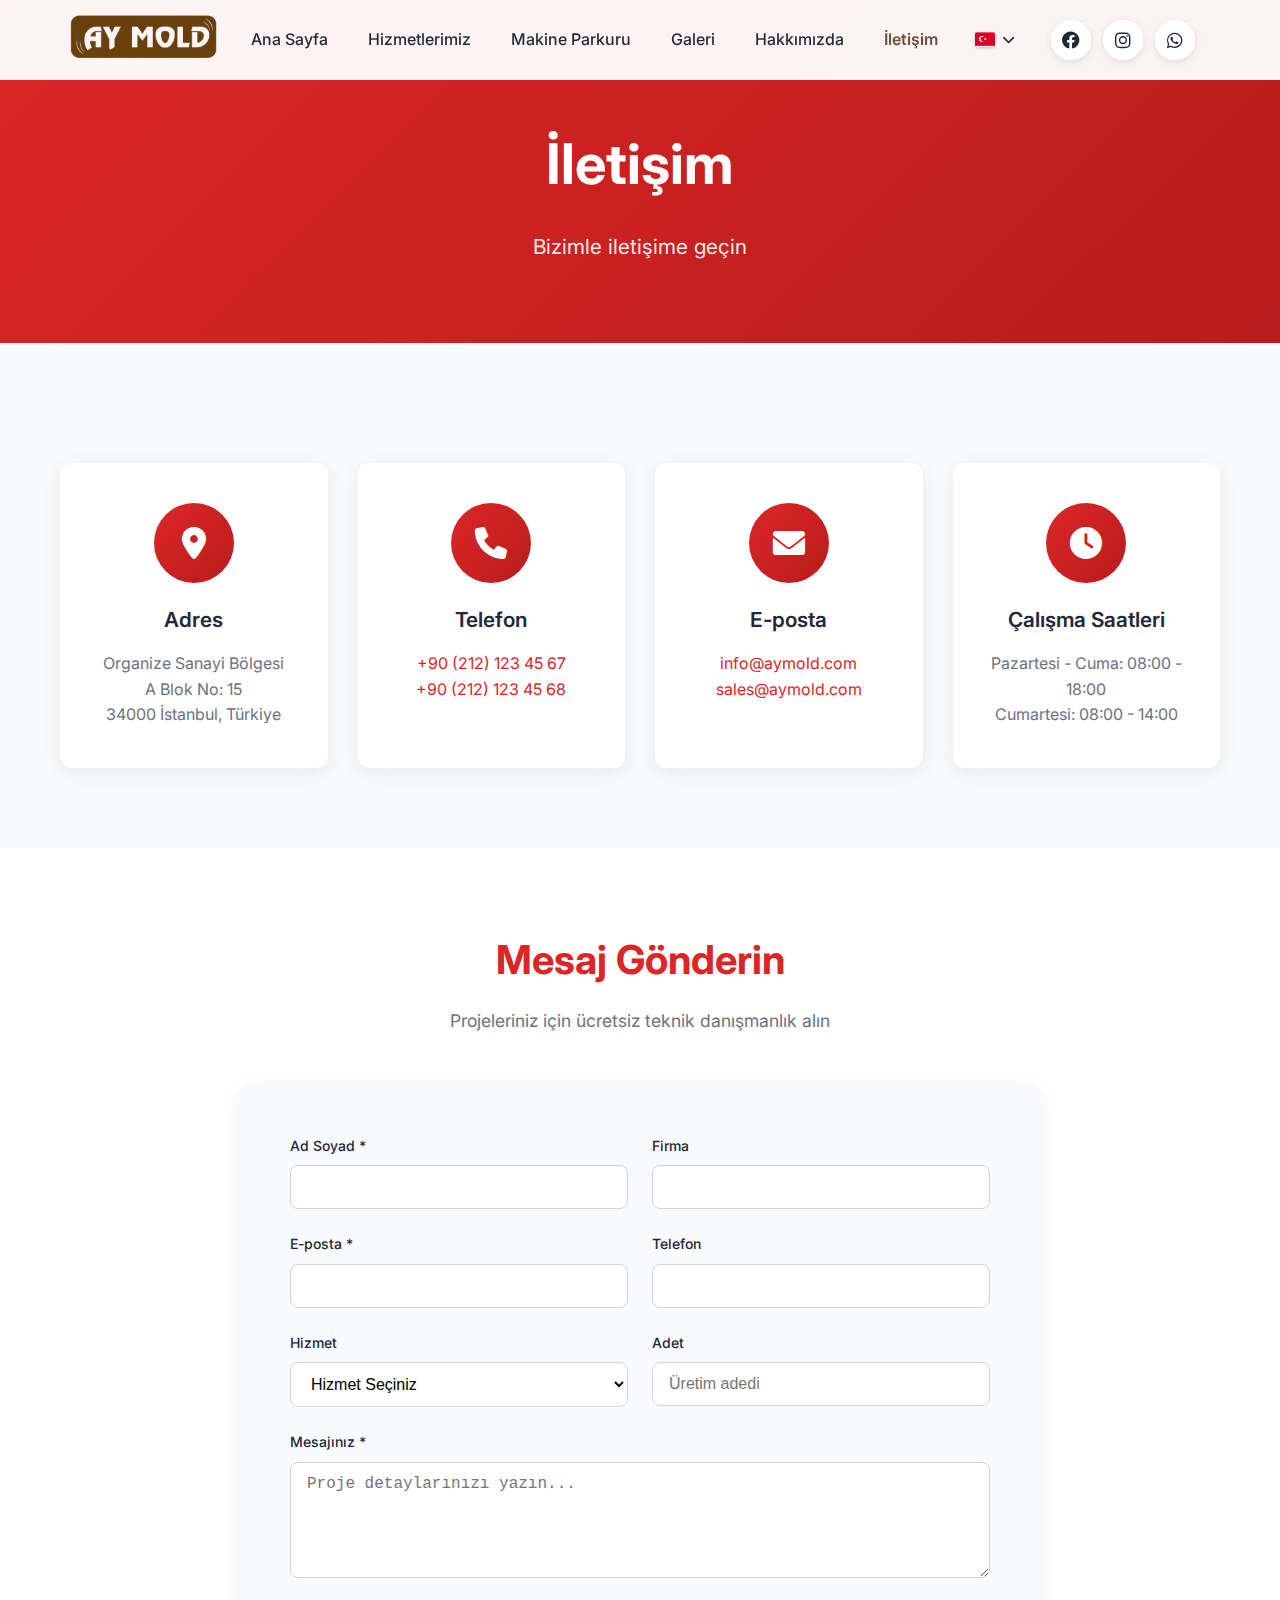
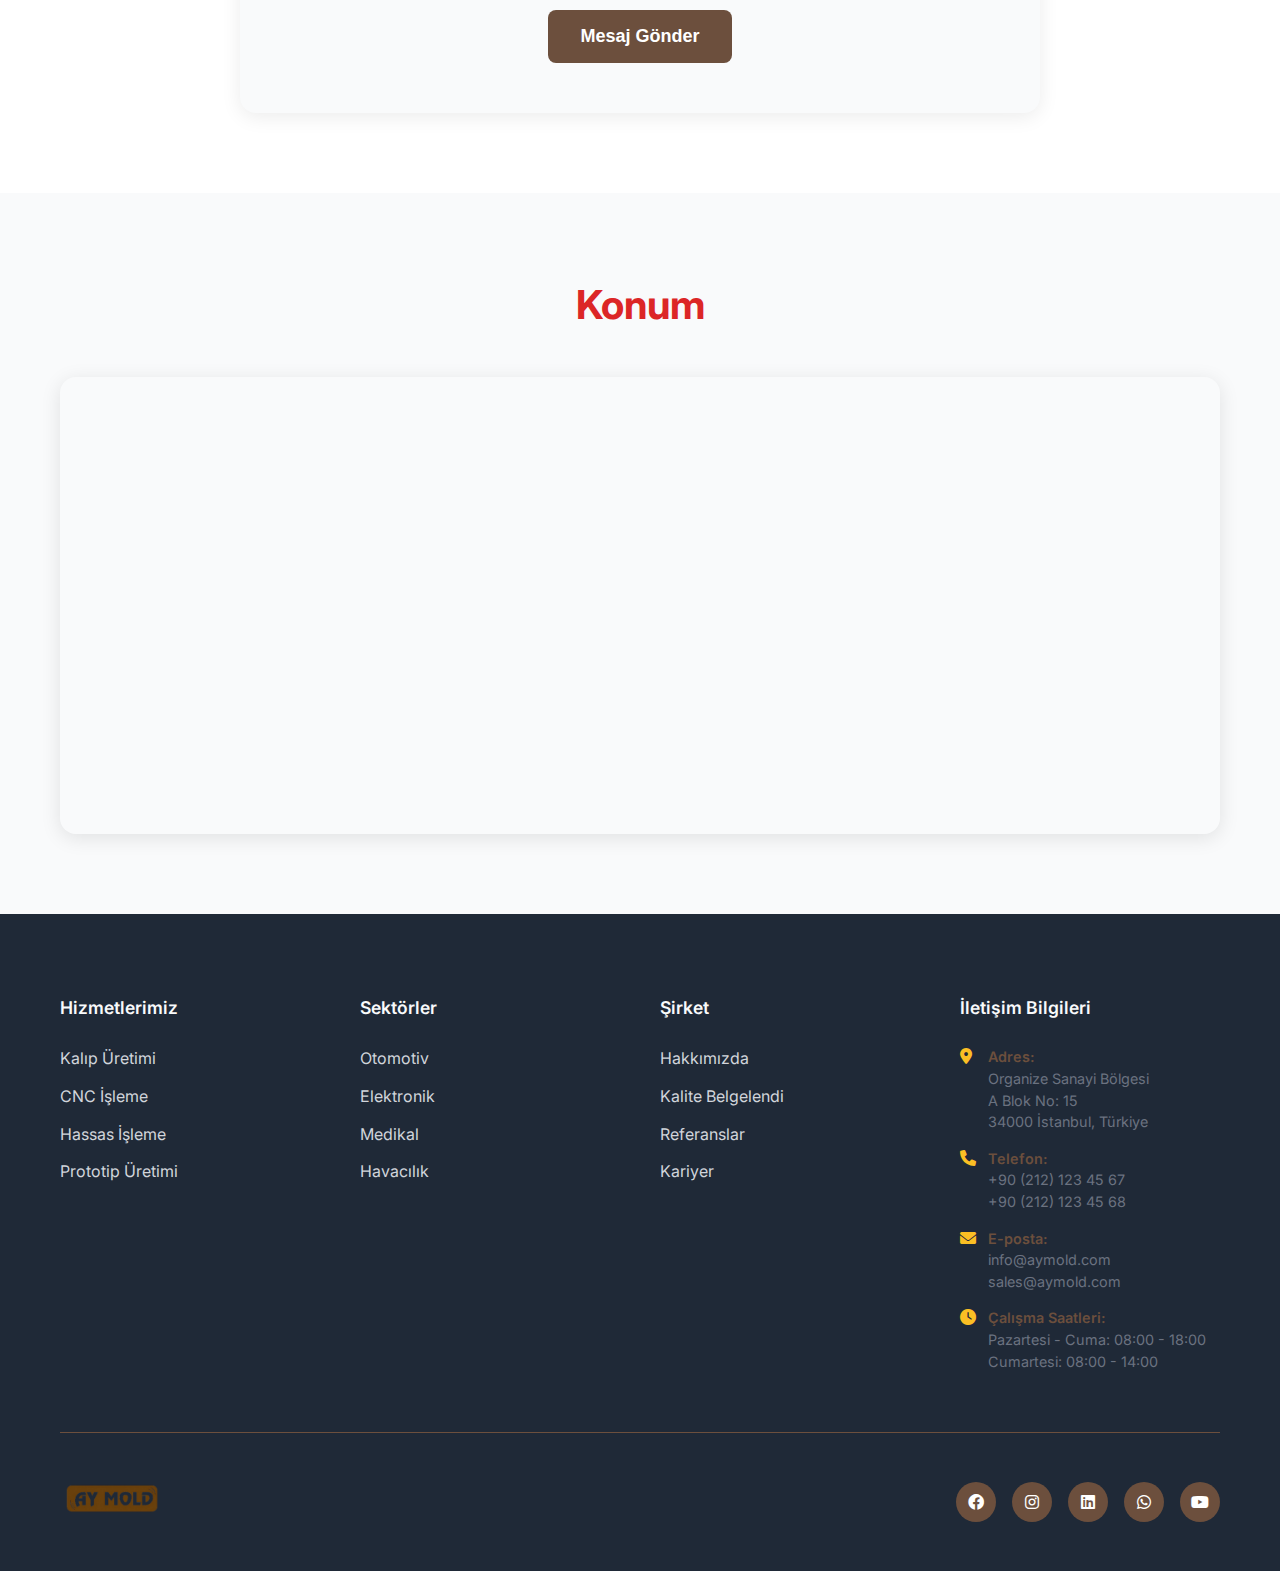
<file: contact.html>
<!DOCTYPE html>
<html lang="tr">
<head>
    <meta charset="UTF-8">
    <meta name="viewport" content="width=device-width, initial-scale=1.0">
    <title>İletişim - AY MOLD</title>
    <link rel="stylesheet" href="styles.css">
    <link rel="stylesheet" href="https://cdnjs.cloudflare.com/ajax/libs/font-awesome/6.0.0/css/all.min.css">
    <link href="https://fonts.googleapis.com/css2?family=Inter:wght@300;400;500;600;700;800&display=swap" rel="stylesheet">
</head>
<body>
    <!-- Navigation -->
    <nav class="navbar">
        <div class="nav-container">
            <div class="nav-logo">
                <a href="index.html">
                    <img src="images/aymold1.png" alt="AY MOLD">
                </a>
            </div>
            <div class="nav-menu">
                <ul class="nav-list">
                    <li class="nav-item"><a href="index.html" class="nav-link" data-translate="nav-home">Ana Sayfa</a></li>
                    <li class="nav-item dropdown">
                        <a href="services.html" class="nav-link" data-translate="nav-services">Hizmetlerimiz</a>
                        <ul class="dropdown-menu">
                            <li><a href="kalip-tasarimi.html" data-translate="nav-service-design">Kalıp Tasarımı</a></li>
                            <li><a href="kalip-uretimi.html" data-translate="nav-service-design">Kalıp Üretimi</a></li>
                            <li><a href="cnc-fason.html" data-translate="nav-service-cnc">CNC Fason İşleme</a></li>
                            <li><a href="tel-erezyon.html" data-translate="nav-service-wire">Tel Erezyon Fason Üretim</a></li>
                            <li><a href="plastik-enjeksiyon.html" data-translate="nav-service-plastic">Plastik Enjeksiyon Fason Baskı</a></li>
                            <li><a href="urun-tasarimi.html" data-translate="nav-service-product">Ürün Tasarımı</a></li>
                        </ul>
                    </li>
                    <li class="nav-item"><a href="machines.html" class="nav-link" data-translate="nav-machines">Makine Parkuru</a></li>
                    <li class="nav-item"><a href="gallery.html" class="nav-link" data-translate="nav-gallery">Galeri</a></li>
                    <li class="nav-item"><a href="about.html" class="nav-link" data-translate="nav-about">Hakkımızda</a></li>
                    <li class="nav-item"><a href="contact.html" class="nav-link active" data-translate="nav-contact">İletişim</a></li>
                </ul>
                <!-- Mobile social links -->
                <div class="social-links mobile-social-links">
                    <a href="https://www.facebook.com/" class="social-link" target="_blank" rel="noopener noreferrer">
                        <i class="fab fa-facebook"></i>
                    </a>
                    <a href="https://www.instagram.com/ay.mold/" class="social-link" target="_blank" rel="noopener noreferrer">
                        <i class="fab fa-instagram"></i>
                    </a>
                    <a href="https://wa.me/905555555555" class="social-link" target="_blank" rel="noopener noreferrer">
                        <i class="fab fa-whatsapp"></i>
                    </a>
                </div>
            </div>
            <!-- Language selector moved outside nav-actions for mobile visibility -->
            <div class="language-selector">
                <span class="current-lang">
                    <img src="images/turkey.png" alt="TR" class="flag-icon">
                </span>
                <i class="fas fa-chevron-down"></i>
                <div class="language-dropdown">
                    <div class="lang-option active" data-lang="tr">
                        <span><img src="images/turkey.png" alt="TR" class="flag-icon"></span>
                        <span>TR</span>
                    </div>
                    <div class="lang-option" data-lang="en">
                        <span><img src="images/flag.png" alt="EN" class="flag-icon"></span>
                        <span>EN</span>
                    </div>
                    <div class="lang-option" data-lang="ru">
                        <span><img src="images/russia.png" alt="RU" class="flag-icon"></span>
                        <span>RU</span>
                    </div>
                </div>
            </div>
            <div class="nav-actions">
                <div class="social-links">
                    <a href="https://www.facebook.com/" class="social-link" target="_blank" rel="noopener noreferrer">
                        <i class="fab fa-facebook"></i>
                    </a>
                    <a href="https://www.instagram.com/ay.mold/" class="social-link" target="_blank" rel="noopener noreferrer">
                        <i class="fab fa-instagram"></i>
                    </a>
                    <a href="https://wa.me/905555555555" class="social-link" target="_blank" rel="noopener noreferrer">
                        <i class="fab fa-whatsapp"></i>
                    </a>
                </div>
            </div>
            <div class="hamburger">
                <span></span>
                <span></span>
                <span></span>
            </div>
        </div>
    </nav>

    <!-- Hero Section -->
    <section class="contact-hero">
        <div class="container">
            <div class="contact-hero-content">
                <h1 data-translate="contact-title">İletişim</h1>
                <p data-translate="contact-subtitle">Bizimle iletişime geçin</p>
            </div>
        </div>
    </section>

    <!-- Contact Information -->
    <section class="contact-info-section">
        <div class="container">
            <div class="contact-grid">
                <div class="contact-card">
                    <div class="contact-icon">
                        <i class="fas fa-map-marker-alt"></i>
                    </div>
                    <h3 data-translate="contact-address-title">Adres</h3>
                    <p data-translate="contact-address-text">Organize Sanayi Bölgesi<br>A Blok No: 15<br>34000 İstanbul, Türkiye</p>
                </div>
                <div class="contact-card">
                    <div class="contact-icon">
                        <i class="fas fa-phone"></i>
                    </div>
                    <h3 data-translate="contact-phone-title">Telefon</h3>
                    <p><a href="tel:+902121234567">+90 (212) 123 45 67</a><br><a href="tel:+902121234568">+90 (212) 123 45 68</a></p>
                </div>
                <div class="contact-card">
                    <div class="contact-icon">
                        <i class="fas fa-envelope"></i>
                    </div>
                    <h3 data-translate="contact-email-title">E-posta</h3>
                    <p><a href="mailto:info@aymold.com">info@aymold.com</a><br><a href="mailto:sales@aymold.com">sales@aymold.com</a></p>
                </div>
                <div class="contact-card">
                    <div class="contact-icon">
                        <i class="fas fa-clock"></i>
                    </div>
                    <h3 data-translate="contact-hours-title">Çalışma Saatleri</h3>
                    <p data-translate="contact-hours-text">Pazartesi - Cuma: 08:00 - 18:00<br>Cumartesi: 08:00 - 14:00</p>
                </div>
            </div>
        </div>
    </section>

    <!-- Contact Form -->
    <section class="contact-form-section">
        <div class="container">
            <div class="contact-form-container">
                <div class="form-header">
                    <h2 data-translate="contact-form-title">Mesaj Gönderin</h2>
                    <p data-translate="contact-form-subtitle">Projeleriniz için ücretsiz teknik danışmanlık alın</p>
                </div>
                <form class="contact-form" action="https://formspree.io/f/your-form-id" method="POST">
                    <div class="form-row">
                        <div class="form-group">
                            <label for="name" data-translate="form-name">Ad Soyad *</label>
                            <input type="text" id="name" name="name" required>
                        </div>
                        <div class="form-group">
                            <label for="company" data-translate="form-company">Firma</label>
                            <input type="text" id="company" name="company">
                        </div>
                    </div>
                    <div class="form-row">
                        <div class="form-group">
                            <label for="email" data-translate="form-email">E-posta *</label>
                            <input type="email" id="email" name="email" required>
                        </div>
                        <div class="form-group">
                            <label for="phone" data-translate="form-phone">Telefon</label>
                            <input type="tel" id="phone" name="phone">
                        </div>
                    </div>
                    <div class="form-row">
                        <div class="form-group">
                            <label for="service" data-translate="form-service">Hizmet</label>
                            <select id="service" name="service">
                                <option value="" data-translate="form-service-select">Hizmet Seçiniz</option>
                                <option value="plastic-mold" data-translate="form-service-plastic">Plastik Enjeksiyon Kalıbı</option>
                                <option value="metal-mold" data-translate="form-service-metal">Metal Kalıbı</option>
                                <option value="cnc-machining" data-translate="form-service-cnc">CNC İşleme</option>
                                <option value="mold-maintenance" data-translate="form-service-maintenance">Kalıp Bakımı</option>
                            </select>
                        </div>
                        <div class="form-group">
                            <label for="quantity" data-translate="form-quantity">Adet</label>
                            <input type="number" id="quantity" name="quantity" placeholder="Üretim adedi">
                        </div>
                    </div>
                    <div class="form-group full-width">
                        <label for="message" data-translate="form-message">Mesajınız *</label>
                        <textarea id="message" name="message" rows="5" placeholder="Proje detaylarınızı yazın..." required></textarea>
                    </div>
                    <div class="form-submit">
                        <button type="submit" class="btn-primary btn-large" data-translate="form-submit">Mesaj Gönder</button>
                    </div>
                </form>
            </div>
        </div>
    </section>

    <!-- Map Section -->
    <section class="map-section">
        <div class="container">
            <div class="map-container">
                <h2 data-translate="map-title">Konum</h2>
                <div class="map-frame">
                    <iframe 
                        src="https://www.google.com/maps/embed?pb=!1m18!1m12!1m3!1d3010.275583365123!2d28.9784!3d41.0082!2m3!1f0!2f0!3f0!3m2!1i1024!2i768!4f13.1!3m3!1m2!1s0x0%3A0x0!2zNDHCsDAwJzI5LjUiTiAyOMKwNTgnNDIuMiJF!5e0!3m2!1str!2str!4v1234567890"
                        width="100%" 
                        height="450" 
                        style="border:0;" 
                        allowfullscreen="" 
                        loading="lazy" 
                        referrerpolicy="no-referrer-when-downgrade">
                    </iframe>
                </div>
            </div>
        </div>
    </section>

    <!-- Footer -->
    <footer class="footer">
        <div class="container">
            <div class="footer-content">
                <div class="footer-section">
                    <h4 data-translate="footer-services-title">Hizmetlerimiz</h4>
                    <ul>
                        <li><a href="services.html" data-translate="footer-services-mold">Kalıp Üretimi</a></li>
                        <li><a href="services.html" data-translate="footer-services-cnc">CNC İşleme</a></li>
                        <li><a href="services.html" data-translate="footer-services-precision">Hassas İşleme</a></li>
                        <li><a href="services.html" data-translate="footer-services-prototype">Prototip Üretimi</a></li>
                    </ul>
                </div>
                <div class="footer-section">
                    <h4 data-translate="footer-sectors-title">Sektörler</h4>
                    <ul>
                        <li><a href="#" data-translate="footer-sectors-automotive">Otomotiv</a></li>
                        <li><a href="#" data-translate="footer-sectors-electronics">Elektronik</a></li>
                        <li><a href="#" data-translate="footer-sectors-medical">Medikal</a></li>
                        <li><a href="#" data-translate="footer-sectors-aviation">Havacılık</a></li>
                    </ul>
                </div>
                <div class="footer-section">
                    <h4 data-translate="footer-company-title">Şirket</h4>
                    <ul>
                        <li><a href="about.html" data-translate="footer-company-about">Hakkımızda</a></li>
                        <li><a href="#" data-translate="footer-company-certified">Kalite Belgelendi</a></li>
                        <li><a href="#" data-translate="footer-company-references">Referanslar</a></li>
                        <li><a href="#" data-translate="footer-company-career">Kariyer</a></li>
                    </ul>
                </div>
                <div class="footer-section">
                    <h4 data-translate="footer-contact-title">İletişim Bilgileri</h4>
                    <div class="contact-info">
                        <div class="contact-item">
                            <i class="fas fa-map-marker-alt"></i>
                            <div>
                                <strong data-translate="footer-contact-address">Adres:</strong><br>
                                <span data-translate="footer-contact-address-text">Organize Sanayi Bölgesi</span><br>
                                <span data-translate="footer-contact-address-text-2">A Blok No: 15</span><br>
                                <span data-translate="footer-contact-address-text-3">34000 İstanbul, Türkiye</span>
                            </div>
                        </div>
                        <div class="contact-item">
                            <i class="fas fa-phone"></i>
                            <div>
                                <strong data-translate="footer-contact-phone">Telefon:</strong><br>
                                <a href="tel:+902121234567">+90 (212) 123 45 67</a><br>
                                <a href="tel:+902121234568">+90 (212) 123 45 68</a>
                            </div>
                        </div>
                        <div class="contact-item">
                            <i class="fas fa-envelope"></i>
                            <div>
                                <strong data-translate="footer-contact-email">E-posta:</strong><br>
                                <a href="mailto:info@aymold.com">info@aymold.com</a><br>
                                <a href="mailto:sales@aymold.com">sales@aymold.com</a>
                            </div>
                        </div>
                        <div class="contact-item">
                            <i class="fas fa-clock"></i>
                            <div>
                                <strong data-translate="footer-contact-hours">Çalışma Saatleri:</strong><br>
                                <span data-translate="footer-contact-hours-text">Pazartesi - Cuma: 08:00 - 18:00</span><br>
                                <span data-translate="footer-contact-hours-text-2">Cumartesi: 08:00 - 14:00</span>
                            </div>
                        </div>
                    </div>
                </div>
            </div>
            <div class="footer-bottom">
                <div class="footer-logo">
                    <a href="index.html">
                        <img src="images/aymold1.png" alt="AY MOLD">
                    </a>
                </div>
                <div class="footer-social">
                    <a href="https://www.facebook.com/" target="_blank" rel="noopener noreferrer"><i class="fab fa-facebook"></i></a>
                    <a href="https://www.instagram.com/ay.mold/" target="_blank" rel="noopener noreferrer"><i class="fab fa-instagram"></i></a>
                    <a href="#"><i class="fab fa-linkedin"></i></a>
                    <a href="https://wa.me/905555555555" target="_blank" rel="noopener noreferrer"><i class="fab fa-whatsapp"></i></a>
                    <a href="#"><i class="fab fa-youtube"></i></a>
                </div>
            </div>
        </div>
    </footer>

    <script src="script.js"></script>
</body>
</html>
</file>
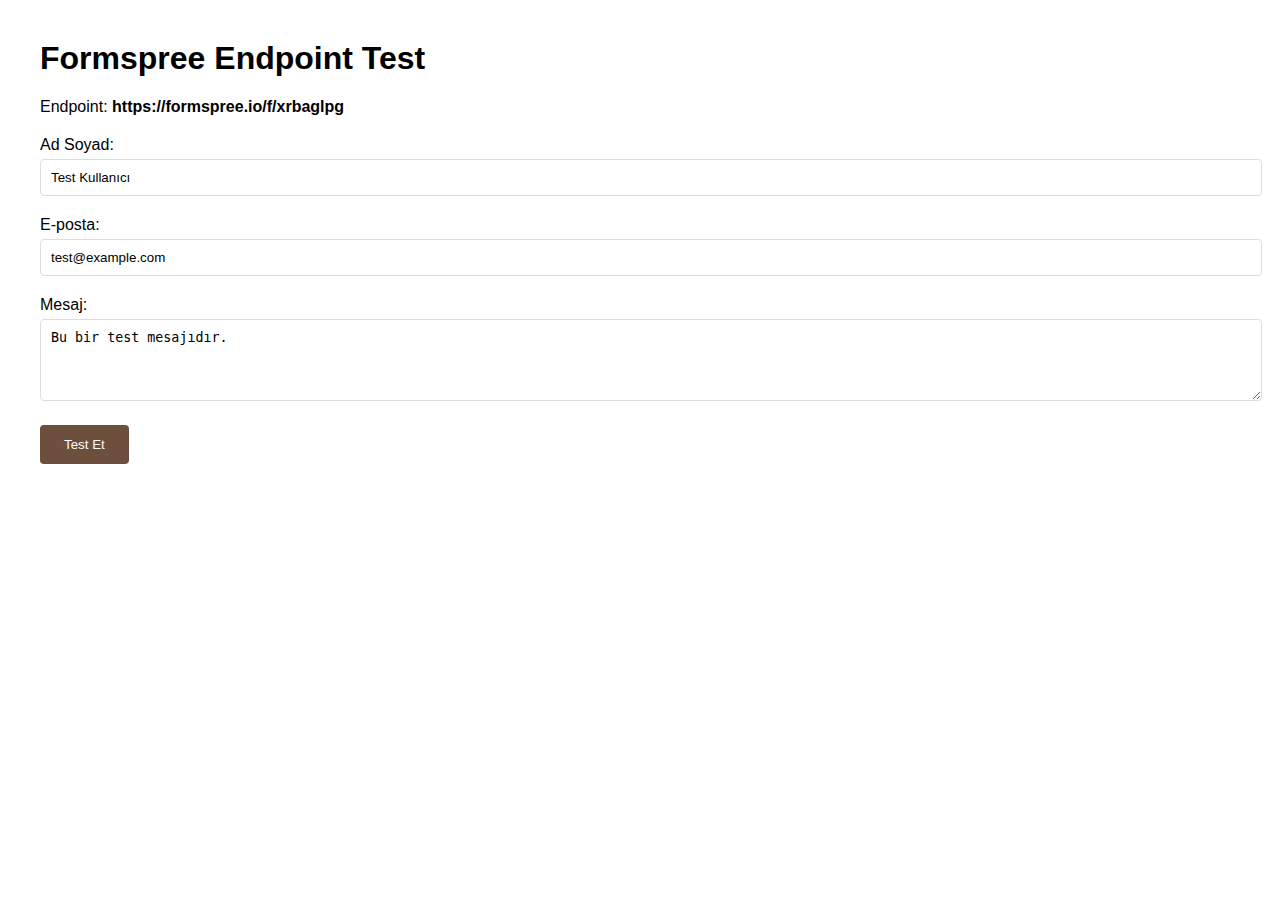
<file: formspree-test.html>
<!DOCTYPE html>
<html lang="tr">
<head>
    <meta charset="UTF-8">
    <meta name="viewport" content="width=device-width, initial-scale=1.0">
    <title>Formspree Test</title>
    <style>
        body { font-family: Arial, sans-serif; margin: 40px; }
        .form-group { margin: 20px 0; }
        label { display: block; margin-bottom: 5px; }
        input, textarea { width: 100%; padding: 10px; border: 1px solid #ddd; border-radius: 4px; }
        button { background: #6c4f3d; color: white; padding: 12px 24px; border: none; border-radius: 4px; cursor: pointer; }
        button:hover { background: #5a3f2f; }
        .result { margin-top: 20px; padding: 15px; border-radius: 4px; }
        .success { background: #d4edda; color: #155724; border: 1px solid #c3e6cb; }
        .error { background: #f8d7da; color: #721c24; border: 1px solid #f5c6cb; }
    </style>
</head>
<body>
    <h1>Formspree Endpoint Test</h1>
    <p>Endpoint: <strong>https://formspree.io/f/xrbaglpg</strong></p>
    
    <form id="testForm">
        <div class="form-group">
            <label for="name">Ad Soyad:</label>
            <input type="text" id="name" name="name" value="Test Kullanıcı" required>
        </div>
        
        <div class="form-group">
            <label for="email">E-posta:</label>
            <input type="email" id="email" name="email" value="test@example.com" required>
        </div>
        
        <div class="form-group">
            <label for="message">Mesaj:</label>
            <textarea id="message" name="message" rows="4" required>Bu bir test mesajıdır.</textarea>
        </div>
        
        <button type="submit">Test Et</button>
    </form>
    
    <div id="result"></div>
    
    <script>
        document.getElementById('testForm').addEventListener('submit', function(e) {
            e.preventDefault();
            
            const formData = new FormData(this);
            const resultDiv = document.getElementById('result');
            
            // Show loading
            resultDiv.innerHTML = '<div class="result">Test ediliyor...</div>';
            
                    // Test Formspree endpoint
        fetch('https://formspree.io/f/xrbaglpg', {
            method: 'POST',
            body: formData,
            headers: {
                'Accept': 'application/json',
                'Content-Type': 'application/x-www-form-urlencoded'
            }
        })
            .then(response => {
                console.log('Response status:', response.status);
                console.log('Response headers:', response.headers);
                return response.json();
            })
            .then(data => {
                console.log('Response data:', data);
                if (data.ok) {
                    resultDiv.innerHTML = '<div class="result success">✅ Başarılı! Formspree endpoint çalışıyor.</div>';
                } else {
                    resultDiv.innerHTML = '<div class="result error">❌ Hata: ' + (data.error || 'Bilinmeyen hata') + '</div>';
                }
            })
            .catch(error => {
                console.error('Error:', error);
                resultDiv.innerHTML = '<div class="result error">❌ Hata: ' + error.message + '</div>';
            });
        });
    </script>
</body>
</html>
</file>
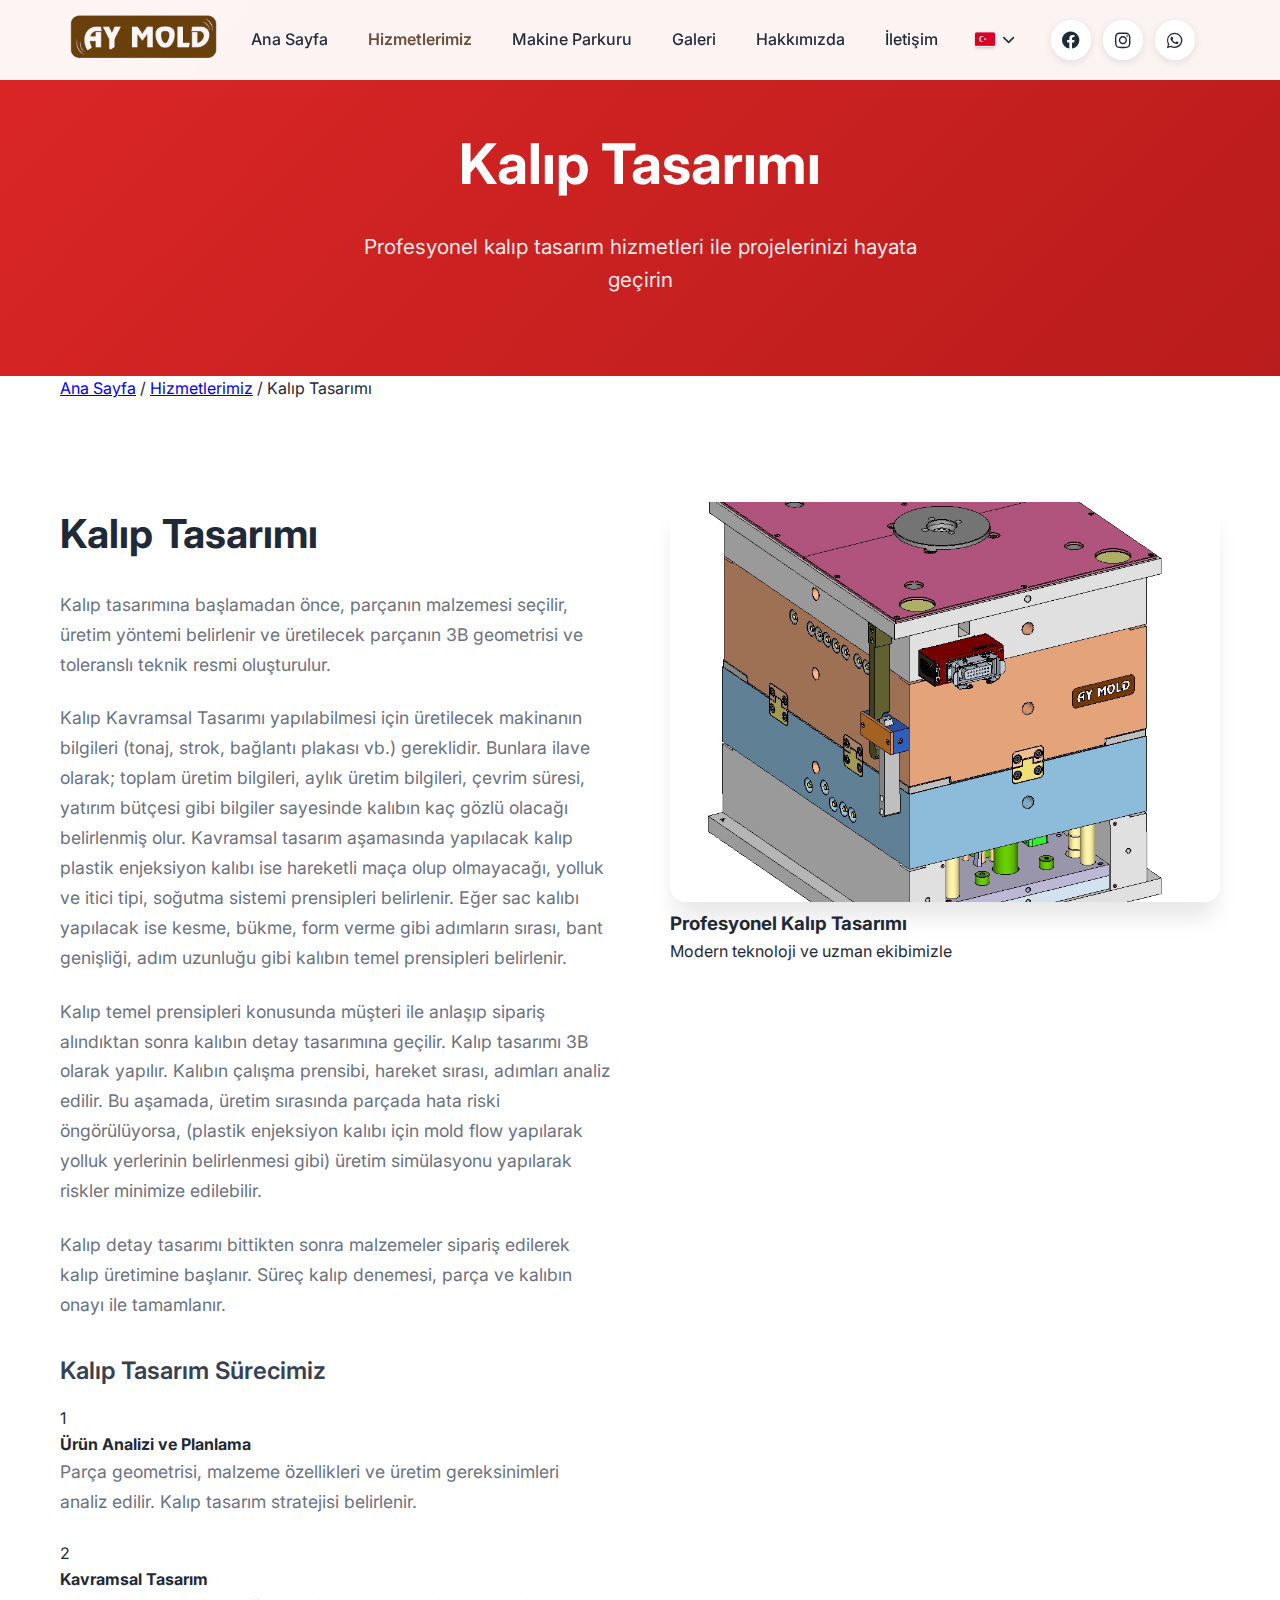
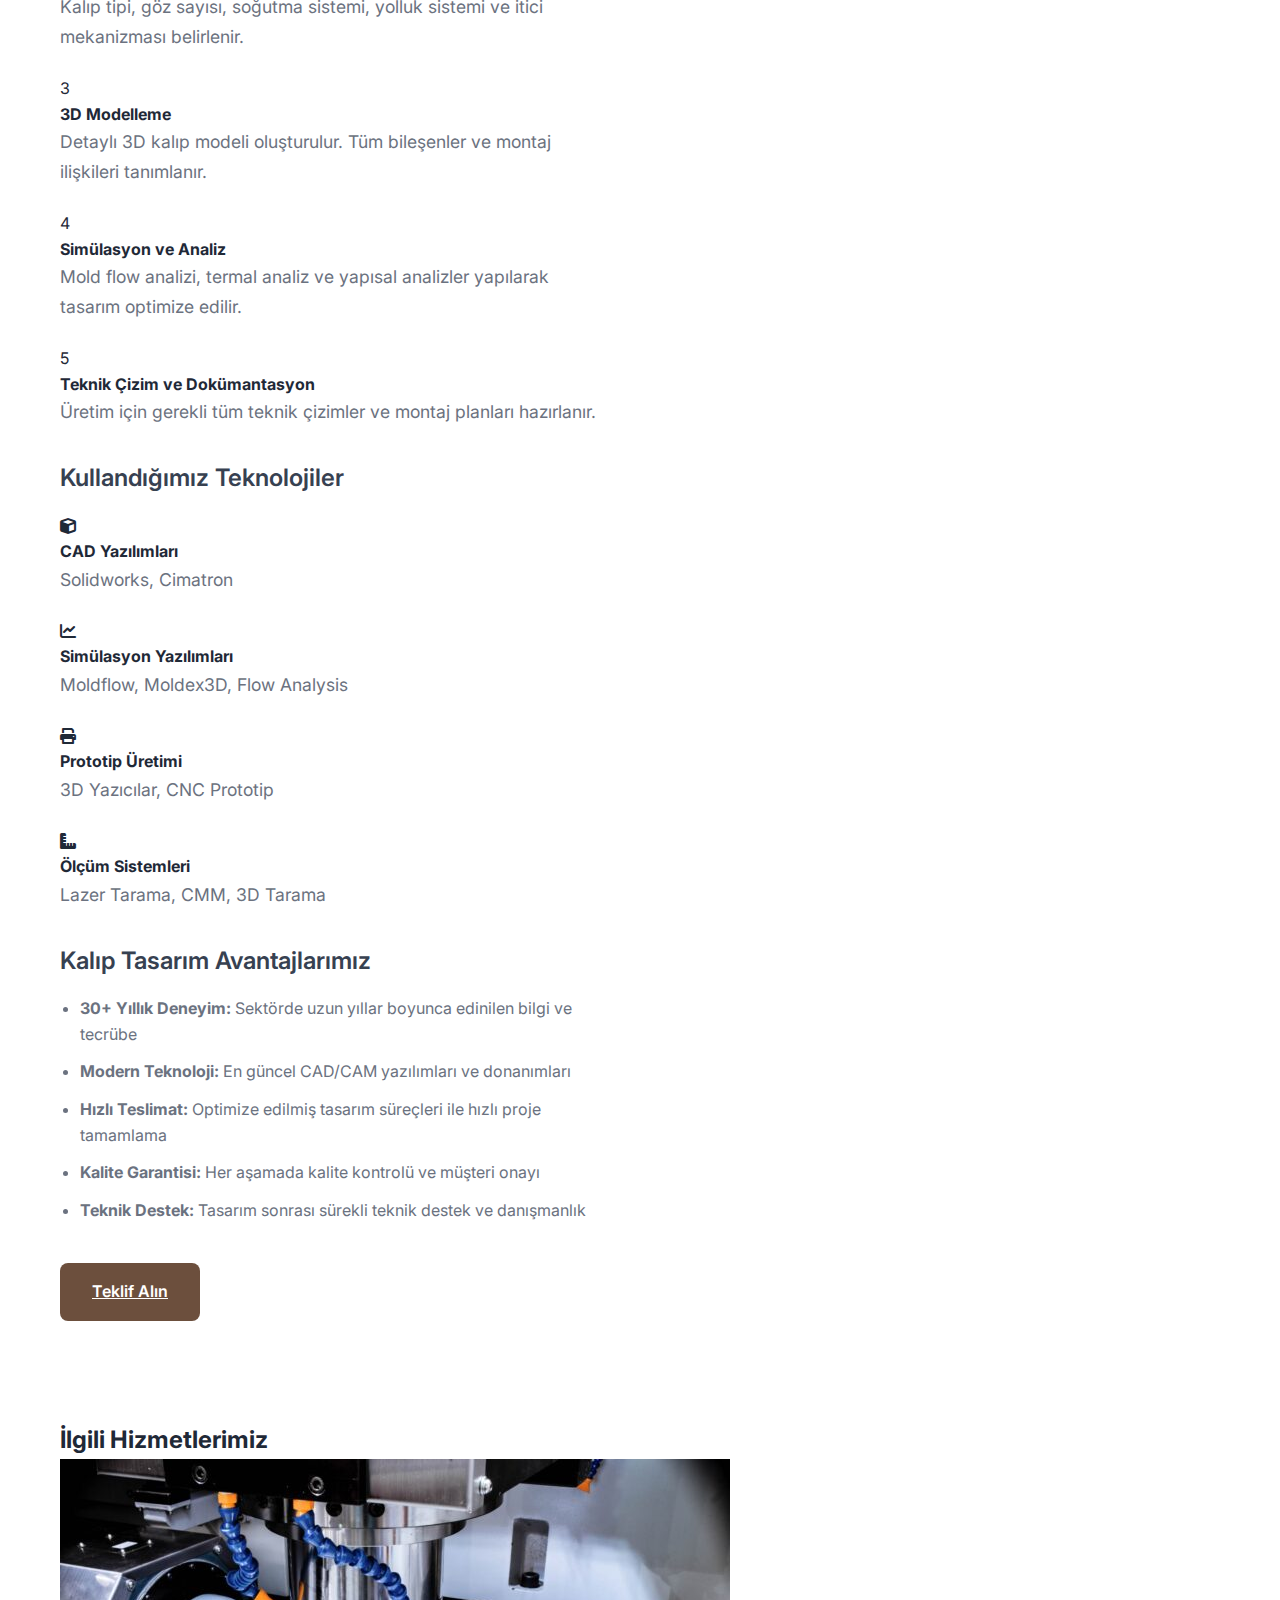
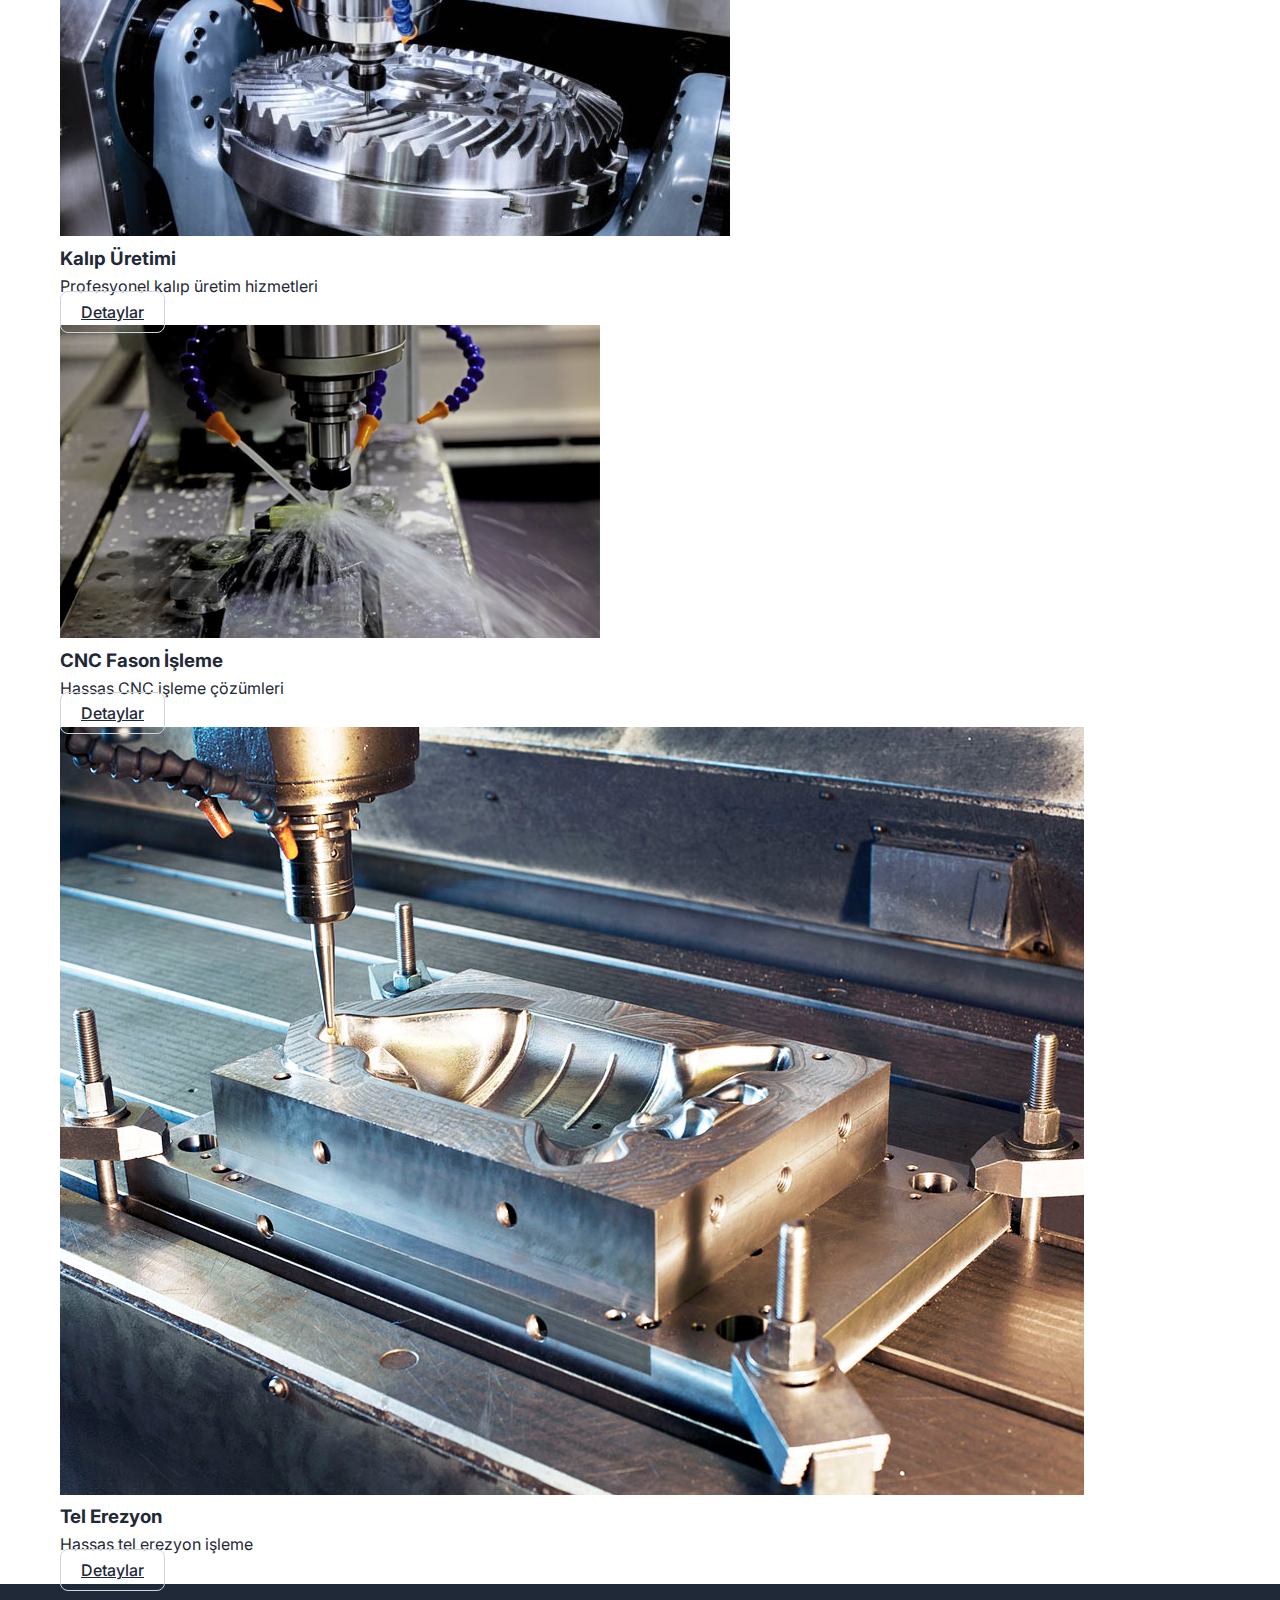
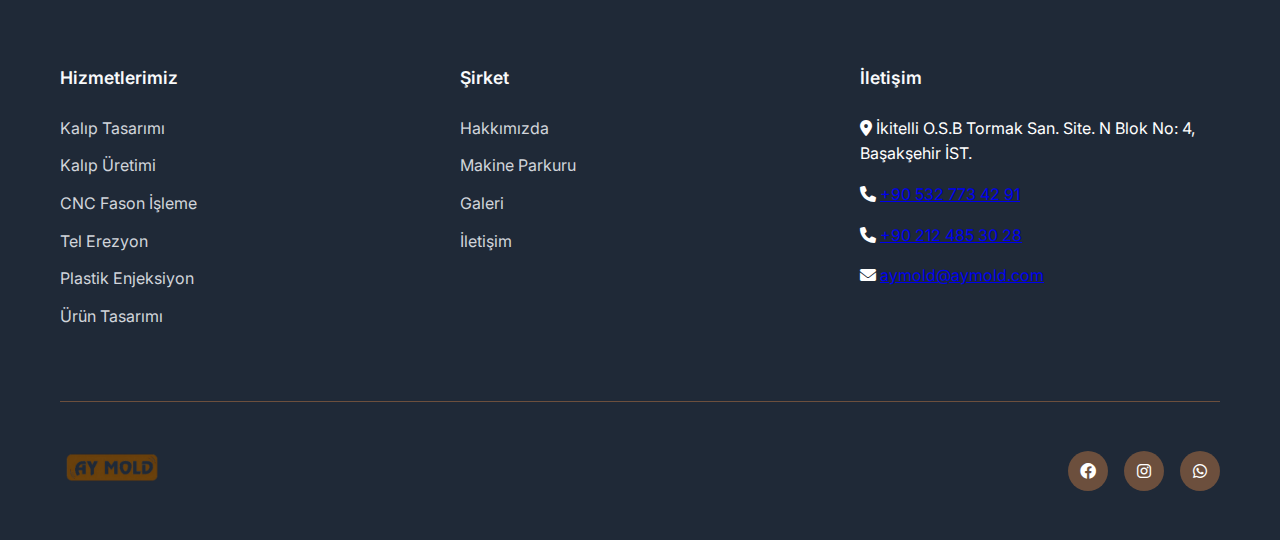
<file: kalip-tasarimi.html>
<!DOCTYPE html>
<html lang="tr">
<head>
    <meta charset="UTF-8">
    <meta name="viewport" content="width=device-width, initial-scale=1.0">
    <title>Kalıp Tasarımı - AY MOLD</title>
    <link rel="stylesheet" href="styles.css">
    <link rel="stylesheet" href="https://cdnjs.cloudflare.com/ajax/libs/font-awesome/6.0.0/css/all.min.css">
    <link href="https://fonts.googleapis.com/css2?family=Inter:wght@300;400;500;600;700;800&display=swap" rel="stylesheet">
</head>
<body>
    <!-- Navigation -->
    <nav class="navbar">
        <div class="nav-container">
            <div class="nav-logo">
                <a href="index.html">
                    <img src="images/aymold1.png" alt="AY MOLD">
                </a>
            </div>
            <div class="nav-menu">
                <ul class="nav-list">
                    <li class="nav-item"><a href="index.html" class="nav-link" data-translate="nav-home">Ana Sayfa</a></li>
                    <li class="nav-item dropdown">
                        <a href="services.html" class="nav-link active" data-translate="nav-services">Hizmetlerimiz</a>
                        <ul class="dropdown-menu">
                            <li><a href="kalip-tasarimi.html" data-translate="nav-mold-design">Kalıp Tasarımı</a></li>
                            <li><a href="kalip-uretimi.html" data-translate="nav-mold-production">Kalıp Üretimi</a></li>
                            <li><a href="cnc-fason.html" data-translate="nav-cnc-machining">CNC Fason İşleme</a></li>
                            <li><a href="tel-erezyon.html" data-translate="nav-wire-edm">Tel Erezyon Fason Üretim</a></li>
                            <li><a href="plastik-enjeksiyon.html" data-translate="nav-plastic-injection">Plastik Enjeksiyon Fason Baskı</a></li>
                            <li><a href="urun-tasarimi.html" data-translate="nav-product-design">Ürün Tasarımı</a></li>
                        </ul>
                    </li>
                    <li class="nav-item"><a href="machines.html" class="nav-link" data-translate="nav-machines">Makine Parkuru</a></li>
                    <li class="nav-item"><a href="gallery.html" class="nav-link" data-translate="nav-gallery">Galeri</a></li>
                    <li class="nav-item"><a href="about.html" class="nav-link" data-translate="nav-about">Hakkımızda</a></li>
                    <li class="nav-item"><a href="contact.html" class="nav-link" data-translate="nav-contact">İletişim</a></li>
                </ul>
                <!-- Mobile social links -->
                <div class="social-links mobile-social-links">
                    <a href="https://www.facebook.com/people/AY-Mold/pfbid02Nc9dpDcgGUP4awhM8aVFXAfyiAogqTNmR2GP5zFwbUJHRZWYuxKxAYCf7iptatwZl/?mibextid=LQQJ4d" class="social-link" target="_blank" rel="noopener noreferrer">
                        <i class="fab fa-facebook"></i>
                    </a>
                    <a href="https://www.instagram.com/ay.mold/" class="social-link" target="_blank" rel="noopener noreferrer">
                        <i class="fab fa-instagram"></i>
                    </a>
                    <a href="https://wa.me/905327734291" class="social-link" target="_blank" rel="noopener noreferrer">
                        <i class="fab fa-whatsapp"></i>
                    </a>
                </div>
            </div>
            <!-- Language selector moved outside nav-actions for mobile visibility -->
            <div class="language-selector">
                <span class="current-lang">
                    <img src="images/turkey.png" alt="TR" class="flag-icon">
                </span>
                <i class="fas fa-chevron-down"></i>
                <div class="language-dropdown">
                    <div class="lang-option active" data-lang="tr">
                        <span><img src="images/turkey.png" alt="TR" class="flag-icon"></span>
                        <span>TR</span>
                    </div>
                    <div class="lang-option" data-lang="en">
                        <span><img src="images/flag.png" alt="EN" class="flag-icon"></span>
                        <span>EN</span>
                    </div>
                    <div class="lang-option" data-lang="ru">
                        <span><img src="images/russia.png" alt="RU" class="flag-icon"></span>
                        <span>RU</span>
                    </div>
                </div>
            </div>
            <div class="nav-actions">
                <div class="social-links">
                    <a href="https://www.facebook.com/people/AY-Mold/pfbid02Nc9dpDcgGUP4awhM8aVFXAfyiAogqTNmR2GP5zFwbUJHRZWYuxKxAYCf7iptatwZl/?mibextid=LQQJ4d" class="social-link" target="_blank" rel="noopener noreferrer">
                        <i class="fab fa-facebook"></i>
                    </a>
                    <a href="https://www.instagram.com/ay.mold/" class="social-link" target="_blank" rel="noopener noreferrer">
                        <i class="fab fa-instagram"></i>
                    </a>
                    <a href="https://wa.me/905327734291" class="social-link" target="_blank" rel="noopener noreferrer">
                        <i class="fab fa-whatsapp"></i>
                    </a>
                </div>
            </div>
            <div class="hamburger">
                <span></span>
                <span></span>
                <span></span>
            </div>
        </div>
    </nav>

    <!-- Hero Section -->
    <section class="service-hero">
        <div class="container">
            <div class="service-hero-content">
                <h1 data-translate="service-mold-design-hero-title">Kalıp Tasarımı</h1>
                <p data-translate="service-mold-design-hero-subtitle">Profesyonel kalıp tasarım hizmetleri ile projelerinizi hayata geçirin</p>
            </div>
        </div>
    </section>

    <!-- Breadcrumb Navigation -->
    <section class="breadcrumb-section">
        <div class="container">
            <nav class="breadcrumb-nav">
                <a href="index.html" data-translate="breadcrumb-home">Ana Sayfa</a>
                <span class="separator">/</span>
                <a href="services.html" data-translate="breadcrumb-services">Hizmetlerimiz</a>
                <span class="separator">/</span>
                <span class="current" data-translate="breadcrumb-mold-design">Kalıp Tasarımı</span>
            </nav>
        </div>
    </section>

    <!-- Service Content -->
    <section class="service-content-section">
        <div class="container">
            <div class="service-content-grid">
                <div class="service-content-text">
                    <h2 data-translate="service-mold-design-title">Kalıp Tasarımı</h2>
                    
                    <p data-translate="service-mold-design-desc-1">Kalıp tasarımına başlamadan önce, parçanın malzemesi seçilir, üretim yöntemi belirlenir ve üretilecek parçanın 3B geometrisi ve toleranslı teknik resmi oluşturulur.</p>
                    
                    <p data-translate="service-mold-design-desc-2">Kalıp Kavramsal Tasarımı yapılabilmesi için üretilecek makinanın bilgileri (tonaj, strok, bağlantı plakası vb.) gereklidir. Bunlara ilave olarak; toplam üretim bilgileri, aylık üretim bilgileri, çevrim süresi, yatırım bütçesi gibi bilgiler sayesinde kalıbın kaç gözlü olacağı belirlenmiş olur. Kavramsal tasarım aşamasında yapılacak kalıp plastik enjeksiyon kalıbı ise hareketli maça olup olmayacağı, yolluk ve itici tipi, soğutma sistemi prensipleri belirlenir. Eğer sac kalıbı yapılacak ise kesme, bükme, form verme gibi adımların sırası, bant genişliği, adım uzunluğu gibi kalıbın temel prensipleri belirlenir.</p>
                    
                    <p data-translate="service-mold-design-desc-3">Kalıp temel prensipleri konusunda müşteri ile anlaşıp sipariş alındıktan sonra kalıbın detay tasarımına geçilir. Kalıp tasarımı 3B olarak yapılır. Kalıbın çalışma prensibi, hareket sırası, adımları analiz edilir. Bu aşamada, üretim sırasında parçada hata riski öngörülüyorsa, (plastik enjeksiyon kalıbı için mold flow yapılarak yolluk yerlerinin belirlenmesi gibi) üretim simülasyonu yapılarak riskler minimize edilebilir.</p>
                    
                    <p data-translate="service-mold-design-desc-4">Kalıp detay tasarımı bittikten sonra malzemeler sipariş edilerek kalıp üretimine başlanır. Süreç kalıp denemesi, parça ve kalıbın onayı ile tamamlanır.</p>

                    <h3 data-translate="service-mold-design-process-title">Kalıp Tasarım Sürecimiz</h3>
                    <div class="process-steps-detailed">
                        <div class="process-step-detailed">
                            <div class="step-number-detailed">1</div>
                            <div class="step-content-detailed">
                                <h4 data-translate="service-mold-design-step1-title">Ürün Analizi ve Planlama</h4>
                                <p data-translate="service-mold-design-step1-desc">Parça geometrisi, malzeme özellikleri ve üretim gereksinimleri analiz edilir. Kalıp tasarım stratejisi belirlenir.</p>
                            </div>
                        </div>
                        
                        <div class="process-step-detailed">
                            <div class="step-number-detailed">2</div>
                            <div class="step-content-detailed">
                                <h4 data-translate="service-mold-design-step2-title">Kavramsal Tasarım</h4>
                                <p data-translate="service-mold-design-step2-desc">Kalıp tipi, göz sayısı, soğutma sistemi, yolluk sistemi ve itici mekanizması belirlenir.</p>
                            </div>
                        </div>
                        
                        <div class="process-step-detailed">
                            <div class="step-number-detailed">3</div>
                            <div class="step-content-detailed">
                                <h4 data-translate="service-mold-design-step3-title">3D Modelleme</h4>
                                <p data-translate="service-mold-design-step3-desc">Detaylı 3D kalıp modeli oluşturulur. Tüm bileşenler ve montaj ilişkileri tanımlanır.</p>
                            </div>
                        </div>
                        
                        <div class="process-step-detailed">
                            <div class="step-number-detailed">4</div>
                            <div class="step-content-detailed">
                                <h4 data-translate="service-mold-design-step4-title">Simülasyon ve Analiz</h4>
                                <p data-translate="service-mold-design-step4-desc">Mold flow analizi, termal analiz ve yapısal analizler yapılarak tasarım optimize edilir.</p>
                            </div>
                        </div>
                        
                        <div class="process-step-detailed">
                            <div class="step-number-detailed">5</div>
                            <div class="step-content-detailed">
                                <h4 data-translate="service-mold-design-step5-title">Teknik Çizim ve Dokümantasyon</h4>
                                <p data-translate="service-mold-design-step5-desc">Üretim için gerekli tüm teknik çizimler ve montaj planları hazırlanır.</p>
                            </div>
                        </div>
                    </div>

                    <h3 data-translate="service-mold-design-tech-title">Kullandığımız Teknolojiler</h3>
                    <div class="technology-grid">
                        <div class="technology-item">
                            <i class="fas fa-cube"></i>
                            <h4 data-translate="service-mold-design-tech1-title">CAD Yazılımları</h4>
                            <p data-translate="service-mold-design-tech1-desc">Solidworks, Cimatron</p>
                        </div>
                        <div class="technology-item">
                            <i class="fas fa-chart-line"></i>
                            <h4 data-translate="service-mold-design-tech2-title">Simülasyon Yazılımları</h4>
                            <p data-translate="service-mold-design-tech2-desc">Moldflow, Moldex3D, Flow Analysis</p>
                        </div>
                        <div class="technology-item">
                            <i class="fas fa-print"></i>
                            <h4 data-translate="service-mold-design-tech3-title">Prototip Üretimi</h4>
                            <p data-translate="service-mold-design-tech3-desc">3D Yazıcılar, CNC Prototip</p>
                        </div>
                        <div class="technology-item">
                            <i class="fas fa-ruler-combined"></i>
                            <h4 data-translate="service-mold-design-tech4-title">Ölçüm Sistemleri</h4>
                            <p data-translate="service-mold-design-tech4-desc">Lazer Tarama, CMM, 3D Tarama</p>
                        </div>
                    </div>

                    <h3 data-translate="service-mold-design-advantages-title">Kalıp Tasarım Avantajlarımız</h3>
                    <ul class="advantages-list">
                        <li><strong data-translate="service-mold-design-adv1-label">30+ Yıllık Deneyim:</strong> <span data-translate="service-mold-design-adv1-desc">Sektörde uzun yıllar boyunca edinilen bilgi ve tecrübe</span></li>
                        <li><strong data-translate="service-mold-design-adv2-label">Modern Teknoloji:</strong> <span data-translate="service-mold-design-adv2-desc">En güncel CAD/CAM yazılımları ve donanımları</span></li>
                        <li><strong data-translate="service-mold-design-adv3-label">Hızlı Teslimat:</strong> <span data-translate="service-mold-design-adv3-desc">Optimize edilmiş tasarım süreçleri ile hızlı proje tamamlama</span></li>
                        <li><strong data-translate="service-mold-design-adv4-label">Kalite Garantisi:</strong> <span data-translate="service-mold-design-adv4-desc">Her aşamada kalite kontrolü ve müşteri onayı</span></li>
                        <li><strong data-translate="service-mold-design-adv5-label">Teknik Destek:</strong> <span data-translate="service-mold-design-adv5-desc">Tasarım sonrası sürekli teknik destek ve danışmanlık</span></li>
                    </ul>

                    <div class="service-cta">
                        <a href="contact.html" class="btn-primary btn-large" data-translate="service-mold-design-cta-button1">Teklif Alın</a>
                        <a href="services.html" class="btn-outline btn-large" data-translate="service-mold-design-cta-button2">Tüm Hizmetler</a>
                    </div>
                </div>
                <div class="service-content-image">
                    <img src="imagesmachines/kaliptasarim.jpg" alt="Kalıp Tasarımı">
                    <div class="image-overlay">
                        <h3 data-translate="service-mold-design-overlay-title">Profesyonel Kalıp Tasarımı</h3>
                        <p data-translate="service-mold-design-overlay-subtitle">Modern teknoloji ve uzman ekibimizle</p>
                    </div>
                </div>
            </div>
        </div>
    </section>

    <!-- Related Services -->
    <section class="related-services">
        <div class="container">
            <h2 data-translate="service-mold-design-related-title">İlgili Hizmetlerimiz</h2>
            <div class="related-services-grid">
                <div class="related-service-card">
                    <img src="images/mold2.jpg" alt="Kalıp Üretimi">
                    <h3 data-translate="service-mold-design-related1-title">Kalıp Üretimi</h3>
                    <p data-translate="service-mold-design-related1-desc">Profesyonel kalıp üretim hizmetleri</p>
                    <a href="kalip-uretimi.html" class="btn-secondary" data-translate="service-mold-design-related1-button">Detaylar</a>
                </div>
                <div class="related-service-card">
                    <img src="images/mold3.jpg" alt="CNC Fason İşleme">
                    <h3 data-translate="service-mold-design-related2-title">CNC Fason İşleme</h3>
                    <p data-translate="service-mold-design-related2-desc">Hassas CNC işleme çözümleri</p>
                    <a href="cnc-fason.html" class="btn-secondary" data-translate="service-mold-design-related2-button">Detaylar</a>
                </div>
                <div class="related-service-card">
                    <img src="images/mold1.jpg" alt="Tel Erezyon">
                    <h3 data-translate="service-mold-design-related3-title">Tel Erezyon</h3>
                    <p data-translate="service-mold-design-related3-desc">Hassas tel erezyon işleme</p>
                    <a href="tel-erezyon.html" class="btn-secondary" data-translate="service-mold-design-related3-button">Detaylar</a>
                </div>
            </div>
        </div>
    </section>

    <!-- Footer -->
    <footer class="footer">
        <div class="container">
            <div class="footer-content">
                <div class="footer-section">
                    <h4 data-translate="footer-services">Hizmetlerimiz</h4>
                    <ul>
                        <li><a href="kalip-tasarimi.html" data-translate="footer-mold-design">Kalıp Tasarımı</a></li>
                        <li><a href="kalip-uretimi.html" data-translate="footer-mold-production">Kalıp Üretimi</a></li>
                        <li><a href="cnc-fason.html" data-translate="footer-cnc-machining">CNC Fason İşleme</a></li>
                        <li><a href="tel-erezyon.html" data-translate="footer-wire-edm">Tel Erezyon</a></li>
                        <li><a href="plastik-enjeksiyon.html" data-translate="footer-plastic-injection">Plastik Enjeksiyon</a></li>
                        <li><a href="urun-tasarimi.html" data-translate="footer-product-design">Ürün Tasarımı</a></li>
                    </ul>
                </div>
                <div class="footer-section">
                    <h4 data-translate="footer-company">Şirket</h4>
                    <ul>
                        <li><a href="about.html" data-translate="footer-about">Hakkımızda</a></li>
                        <li><a href="machines.html" data-translate="footer-machines">Makine Parkuru</a></li>
                        <li><a href="gallery.html" data-translate="footer-gallery">Galeri</a></li>
                        <li><a href="contact.html" data-translate="footer-contact">İletişim</a></li>
                    </ul>
                </div>
                <div class="footer-section">
                    <h4 data-translate="footer-contact-info">İletişim</h4>
                    <div class="contact-info">
                        <p><i class="fas fa-map-marker-alt"></i> <span data-translate="footer-address">İkitelli O.S.B Tormak San. Site. N Blok No: 4, Başakşehir İST.</span></p>
                        <p><i class="fas fa-phone"></i> <a href="tel:+905327734291">+90 532 773 42 91</a></p>
                        <p><i class="fas fa-phone"></i> <a href="tel:+902124853028">+90 212 485 30 28</a></p>
                        <p><i class="fas fa-envelope"></i> <a href="mailto:aymold@aymold.com">aymold@aymold.com</a></p>
                    </div>
                </div>
            </div>
            <div class="footer-bottom">
                <div class="footer-logo">
                    <a href="index.html">
                        <img src="images/aymold1.png" alt="AY MOLD">
                    </a>
                </div>
                <div class="footer-social">
                    <a href="https://www.facebook.com/people/AY-Mold/pfbid02Nc9dpDcgGUP4awhM8aVFXAfyiAogqTNmR2GP5zFwbUJHRZWYuxKxAYCf7iptatwZl/?mibextid=LQQJ4d" target="_blank" rel="noopener noreferrer"><i class="fab fa-facebook"></i></a>
                    <a href="https://www.instagram.com/ay.mold/" target="_blank" rel="noopener noreferrer"><i class="fab fa-instagram"></i></a>
                    <a href="https://wa.me/905327734291" target="_blank" rel="noopener noreferrer"><i class="fab fa-whatsapp"></i></a>
                </div>
            </div>
        </div>
    </footer>

    <script src="script.js"></script>
</body>
</html>
</file>
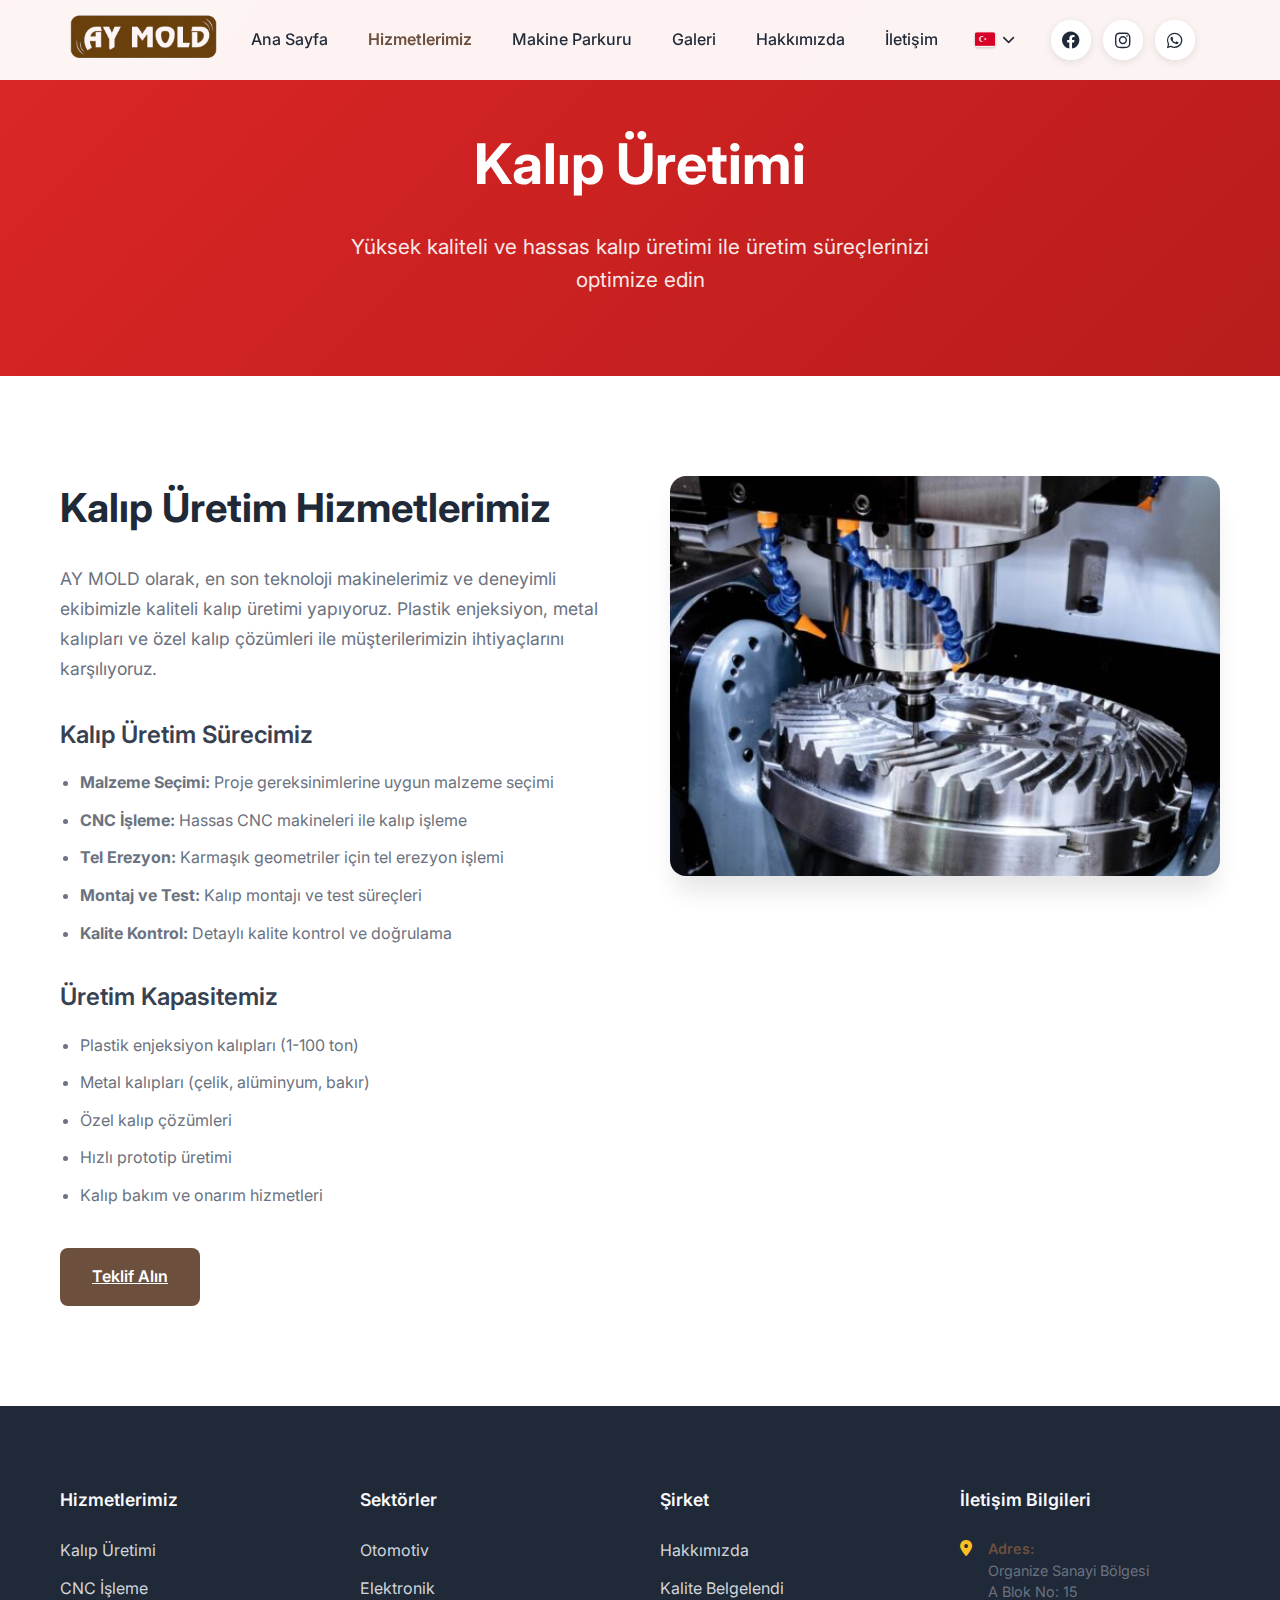
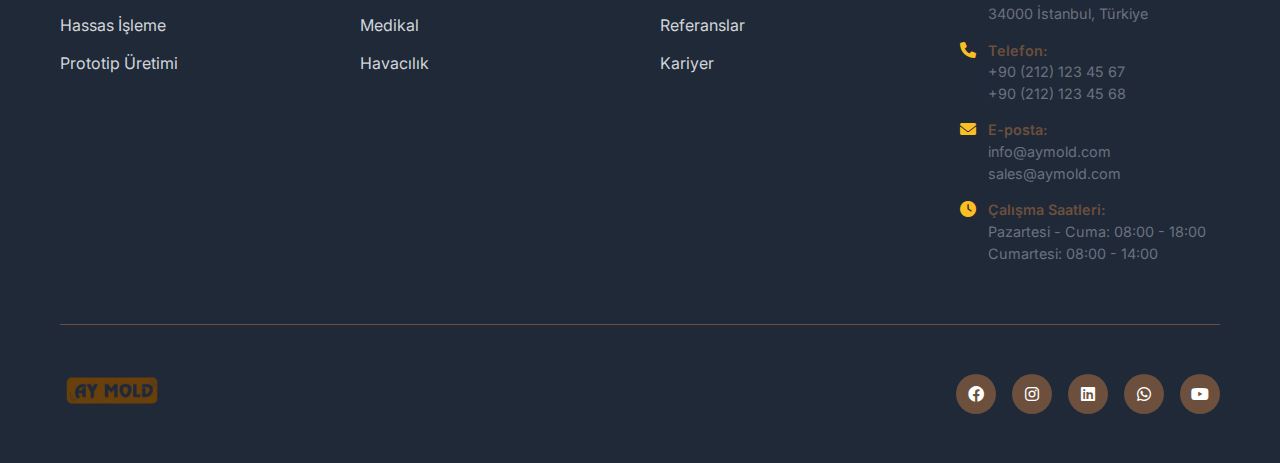
<file: kalip-uretimi.html>
<!DOCTYPE html>
<html lang="tr">
<head>
    <meta charset="UTF-8">
    <meta name="viewport" content="width=device-width, initial-scale=1.0">
    <title>Kalıp Üretimi - AY MOLD</title>
    <link rel="stylesheet" href="styles.css">
    <link rel="stylesheet" href="https://cdnjs.cloudflare.com/ajax/libs/font-awesome/6.0.0/css/all.min.css">
    <link href="https://fonts.googleapis.com/css2?family=Inter:wght@300;400;500;600;700;800&display=swap" rel="stylesheet">
</head>
<body>
    <!-- Navigation -->
    <nav class="navbar">
        <div class="nav-container">
            <div class="nav-logo">
                <a href="index.html">
                    <img src="images/aymold1.png" alt="AY MOLD">
                </a>
            </div>
            <div class="nav-menu">
                <ul class="nav-list">
                    <li class="nav-item"><a href="index.html" class="nav-link" data-translate="nav-home">Ana Sayfa</a></li>
                    <li class="nav-item dropdown">
                        <a href="services.html" class="nav-link active" data-translate="nav-services">Hizmetlerimiz</a>
                        <ul class="dropdown-menu">
                            <li><a href="kalip-tasarimi.html" data-translate="nav-service-design">Kalıp Tasarımı</a></li>
                            <li><a href="kalip-uretimi.html" data-translate="nav-service-design">Kalıp Üretimi</a></li>
                            <li><a href="cnc-fason.html" data-translate="nav-service-cnc">CNC Fason İşleme</a></li>
                            <li><a href="tel-erezyon.html" data-translate="nav-service-wire">Tel Erezyon Fason Üretim</a></li>
                            <li><a href="plastik-enjeksiyon.html" data-translate="nav-service-plastic">Plastik Enjeksiyon Fason Baskı</a></li>
                            <li><a href="urun-tasarimi.html" data-translate="nav-service-product">Ürün Tasarımı</a></li>
                        </ul>
                    </li>
                    <li class="nav-item"><a href="machines.html" class="nav-link" data-translate="nav-machines">Makine Parkuru</a></li>
                    <li class="nav-item"><a href="gallery.html" class="nav-link" data-translate="nav-gallery">Galeri</a></li>
                    <li class="nav-item"><a href="about.html" class="nav-link" data-translate="nav-about">Hakkımızda</a></li>
                    <li class="nav-item"><a href="contact.html" class="nav-link" data-translate="nav-contact">İletişim</a></li>
                </ul>
                <!-- Mobile social links -->
                <div class="social-links mobile-social-links">
                    <a href="https://www.facebook.com/" class="social-link" target="_blank" rel="noopener noreferrer">
                        <i class="fab fa-facebook"></i>
                    </a>
                    <a href="https://www.instagram.com/ay.mold/" class="social-link" target="_blank" rel="noopener noreferrer">
                        <i class="fab fa-instagram"></i>
                    </a>
                    <a href="https://wa.me/905555555555" class="social-link" target="_blank" rel="noopener noreferrer">
                        <i class="fab fa-whatsapp"></i>
                    </a>
                </div>
            </div>
            <!-- Language selector moved outside nav-actions for mobile visibility -->
            <div class="language-selector">
                <span class="current-lang">
                    <img src="images/turkey.png" alt="TR" class="flag-icon">
                </span>
                <i class="fas fa-chevron-down"></i>
                <div class="language-dropdown">
                    <div class="lang-option active" data-lang="tr">
                        <span><img src="images/turkey.png" alt="TR" class="flag-icon"></span>
                        <span>TR</span>
                    </div>
                    <div class="lang-option" data-lang="en">
                        <span><img src="images/flag.png" alt="EN" class="flag-icon"></span>
                        <span>EN</span>
                    </div>
                    <div class="lang-option" data-lang="ru">
                        <span><img src="images/russia.png" alt="RU" class="flag-icon"></span>
                        <span>RU</span>
                    </div>
                </div>
            </div>
            <div class="nav-actions">
                <div class="social-links">
                    <a href="https://www.facebook.com/" class="social-link" target="_blank" rel="noopener noreferrer">
                        <i class="fab fa-facebook"></i>
                    </a>
                    <a href="https://www.instagram.com/ay.mold/" class="social-link" target="_blank" rel="noopener noreferrer">
                        <i class="fab fa-instagram"></i>
                    </a>
                    <a href="https://wa.me/905555555555" class="social-link" target="_blank" rel="noopener noreferrer">
                        <i class="fab fa-whatsapp"></i>
                    </a>
                </div>
            </div>
            <div class="hamburger">
                <span></span>
                <span></span>
                <span></span>
            </div>
        </div>
    </nav>

    <!-- Hero Section -->
    <section class="service-hero">
        <div class="container">
            <div class="service-hero-content">
                <h1>Kalıp Üretimi</h1>
                <p>Yüksek kaliteli ve hassas kalıp üretimi ile üretim süreçlerinizi optimize edin</p>
            </div>
        </div>
    </section>

    <!-- Service Content -->
    <section class="service-content-section">
        <div class="container">
            <div class="service-content-grid">
                <div class="service-content-text">
                    <h2>Kalıp Üretim Hizmetlerimiz</h2>
                    <p>AY MOLD olarak, en son teknoloji makinelerimiz ve deneyimli ekibimizle kaliteli kalıp üretimi yapıyoruz. Plastik enjeksiyon, metal kalıpları ve özel kalıp çözümleri ile müşterilerimizin ihtiyaçlarını karşılıyoruz.</p>
                    
                    <h3>Kalıp Üretim Sürecimiz</h3>
                    <ul>
                        <li><strong>Malzeme Seçimi:</strong> Proje gereksinimlerine uygun malzeme seçimi</li>
                        <li><strong>CNC İşleme:</strong> Hassas CNC makineleri ile kalıp işleme</li>
                        <li><strong>Tel Erezyon:</strong> Karmaşık geometriler için tel erezyon işlemi</li>
                        <li><strong>Montaj ve Test:</strong> Kalıp montajı ve test süreçleri</li>
                        <li><strong>Kalite Kontrol:</strong> Detaylı kalite kontrol ve doğrulama</li>
                    </ul>

                    <h3>Üretim Kapasitemiz</h3>
                    <ul>
                        <li>Plastik enjeksiyon kalıpları (1-100 ton)</li>
                        <li>Metal kalıpları (çelik, alüminyum, bakır)</li>
                        <li>Özel kalıp çözümleri</li>
                        <li>Hızlı prototip üretimi</li>
                        <li>Kalıp bakım ve onarım hizmetleri</li>
                    </ul>

                    <div class="service-cta">
                        <a href="contact.html" class="btn-primary btn-large">Teklif Alın</a>
                        <a href="services.html" class="btn-outline btn-large">Tüm Hizmetler</a>
                    </div>
                </div>
                <div class="service-content-image">
                    <img src="images/mold2.jpg" alt="Kalıp Üretimi">
                </div>
            </div>
        </div>
    </section>

    <!-- Footer -->
    <footer class="footer">
        <div class="container">
            <div class="footer-content">
                <div class="footer-section">
                    <h4 data-translate="footer-services-title">Hizmetlerimiz</h4>
                    <ul>
                        <li><a href="services.html" data-translate="footer-services-mold">Kalıp Üretimi</a></li>
                        <li><a href="services.html" data-translate="footer-services-cnc">CNC İşleme</a></li>
                        <li><a href="services.html" data-translate="footer-services-precision">Hassas İşleme</a></li>
                        <li><a href="services.html" data-translate="footer-services-prototype">Prototip Üretimi</a></li>
                    </ul>
                </div>
                <div class="footer-section">
                    <h4 data-translate="footer-sectors-title">Sektörler</h4>
                    <ul>
                        <li><a href="#" data-translate="footer-sectors-automotive">Otomotiv</a></li>
                        <li><a href="#" data-translate="footer-sectors-electronics">Elektronik</a></li>
                        <li><a href="#" data-translate="footer-sectors-medical">Medikal</a></li>
                        <li><a href="#" data-translate="footer-sectors-aviation">Havacılık</a></li>
                    </ul>
                </div>
                <div class="footer-section">
                    <h4 data-translate="footer-company-title">Şirket</h4>
                    <ul>
                        <li><a href="about.html" data-translate="footer-company-about">Hakkımızda</a></li>
                        <li><a href="#" data-translate="footer-company-certified">Kalite Belgelendi</a></li>
                        <li><a href="#" data-translate="footer-company-references">Referanslar</a></li>
                        <li><a href="#" data-translate="footer-company-career">Kariyer</a></li>
                    </ul>
                </div>
                <div class="footer-section">
                    <h4 data-translate="footer-contact-title">İletişim Bilgileri</h4>
                    <div class="contact-info">
                        <div class="contact-item">
                            <i class="fas fa-map-marker-alt"></i>
                            <div>
                                <strong data-translate="footer-contact-address">Adres:</strong><br>
                                <span data-translate="footer-contact-address-text">Organize Sanayi Bölgesi</span><br>
                                <span data-translate="footer-contact-address-text-2">A Blok No: 15</span><br>
                                <span data-translate="footer-contact-address-text-3">34000 İstanbul, Türkiye</span>
                            </div>
                        </div>
                        <div class="contact-item">
                            <i class="fas fa-phone"></i>
                            <div>
                                <strong data-translate="footer-contact-phone">Telefon:</strong><br>
                                <a href="tel:+902121234567">+90 (212) 123 45 67</a><br>
                                <a href="tel:+902121234568">+90 (212) 123 45 68</a>
                            </div>
                        </div>
                        <div class="contact-item">
                            <i class="fas fa-envelope"></i>
                            <div>
                                <strong data-translate="footer-contact-email">E-posta:</strong><br>
                                <a href="mailto:info@aymold.com">info@aymold.com</a><br>
                                <a href="mailto:sales@aymold.com">sales@aymold.com</a>
                            </div>
                        </div>
                        <div class="contact-item">
                            <i class="fas fa-clock"></i>
                            <div>
                                <strong data-translate="footer-contact-hours">Çalışma Saatleri:</strong><br>
                                <span data-translate="footer-contact-hours-text">Pazartesi - Cuma: 08:00 - 18:00</span><br>
                                <span data-translate="footer-contact-hours-text-2">Cumartesi: 08:00 - 14:00</span>
                            </div>
                        </div>
                    </div>
                </div>
            </div>
            <div class="footer-bottom">
                <div class="footer-logo">
                    <a href="index.html">
                        <img src="images/aymold1.png" alt="AY MOLD">
                    </a>
                </div>
                <div class="footer-social">
                    <a href="https://www.facebook.com/" target="_blank" rel="noopener noreferrer"><i class="fab fa-facebook"></i></a>
                    <a href="https://www.instagram.com/ay.mold/" target="_blank" rel="noopener noreferrer"><i class="fab fa-instagram"></i></a>
                    <a href="#"><i class="fab fa-linkedin"></i></a>
                    <a href="https://wa.me/905555555555" target="_blank" rel="noopener noreferrer"><i class="fab fa-whatsapp"></i></a>
                    <a href="#"><i class="fab fa-youtube"></i></a>
                </div>
            </div>
        </div>
    </footer>

    <script src="script.js"></script>
</body>
</html>
</file>
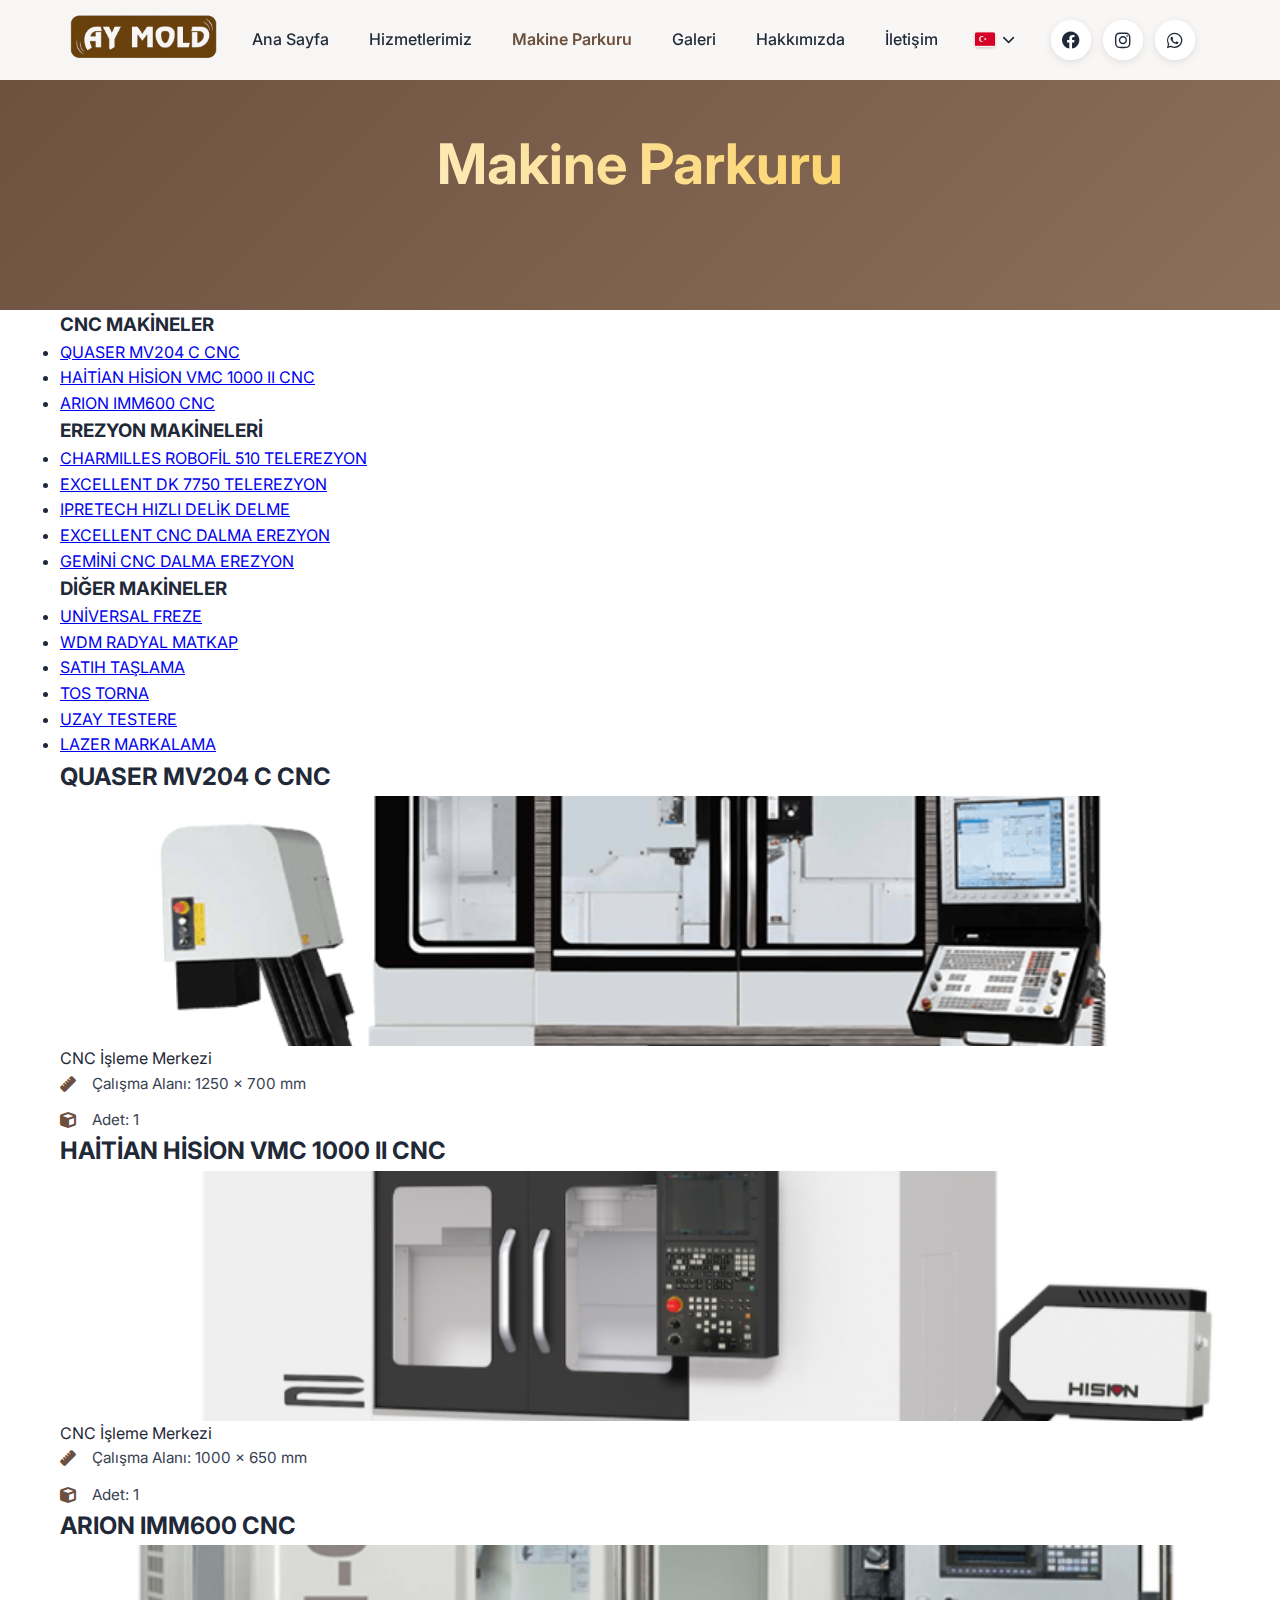
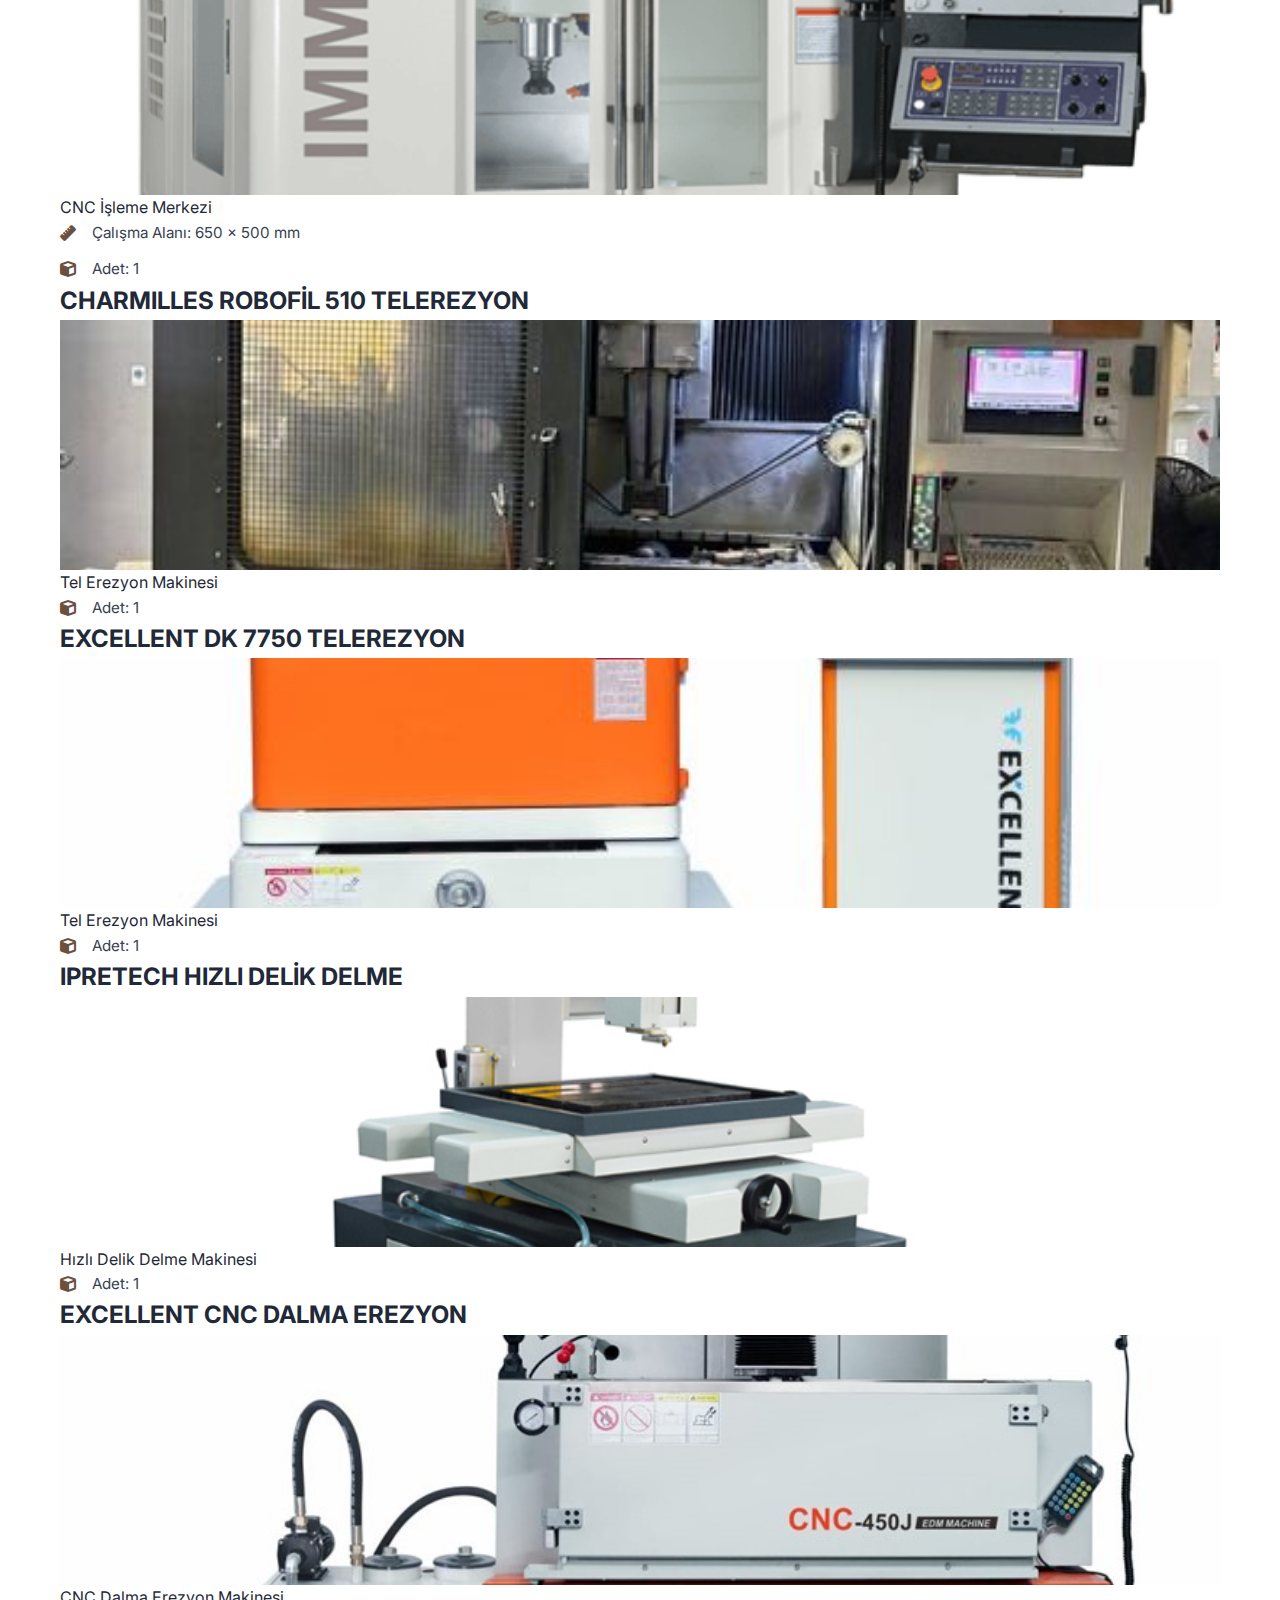
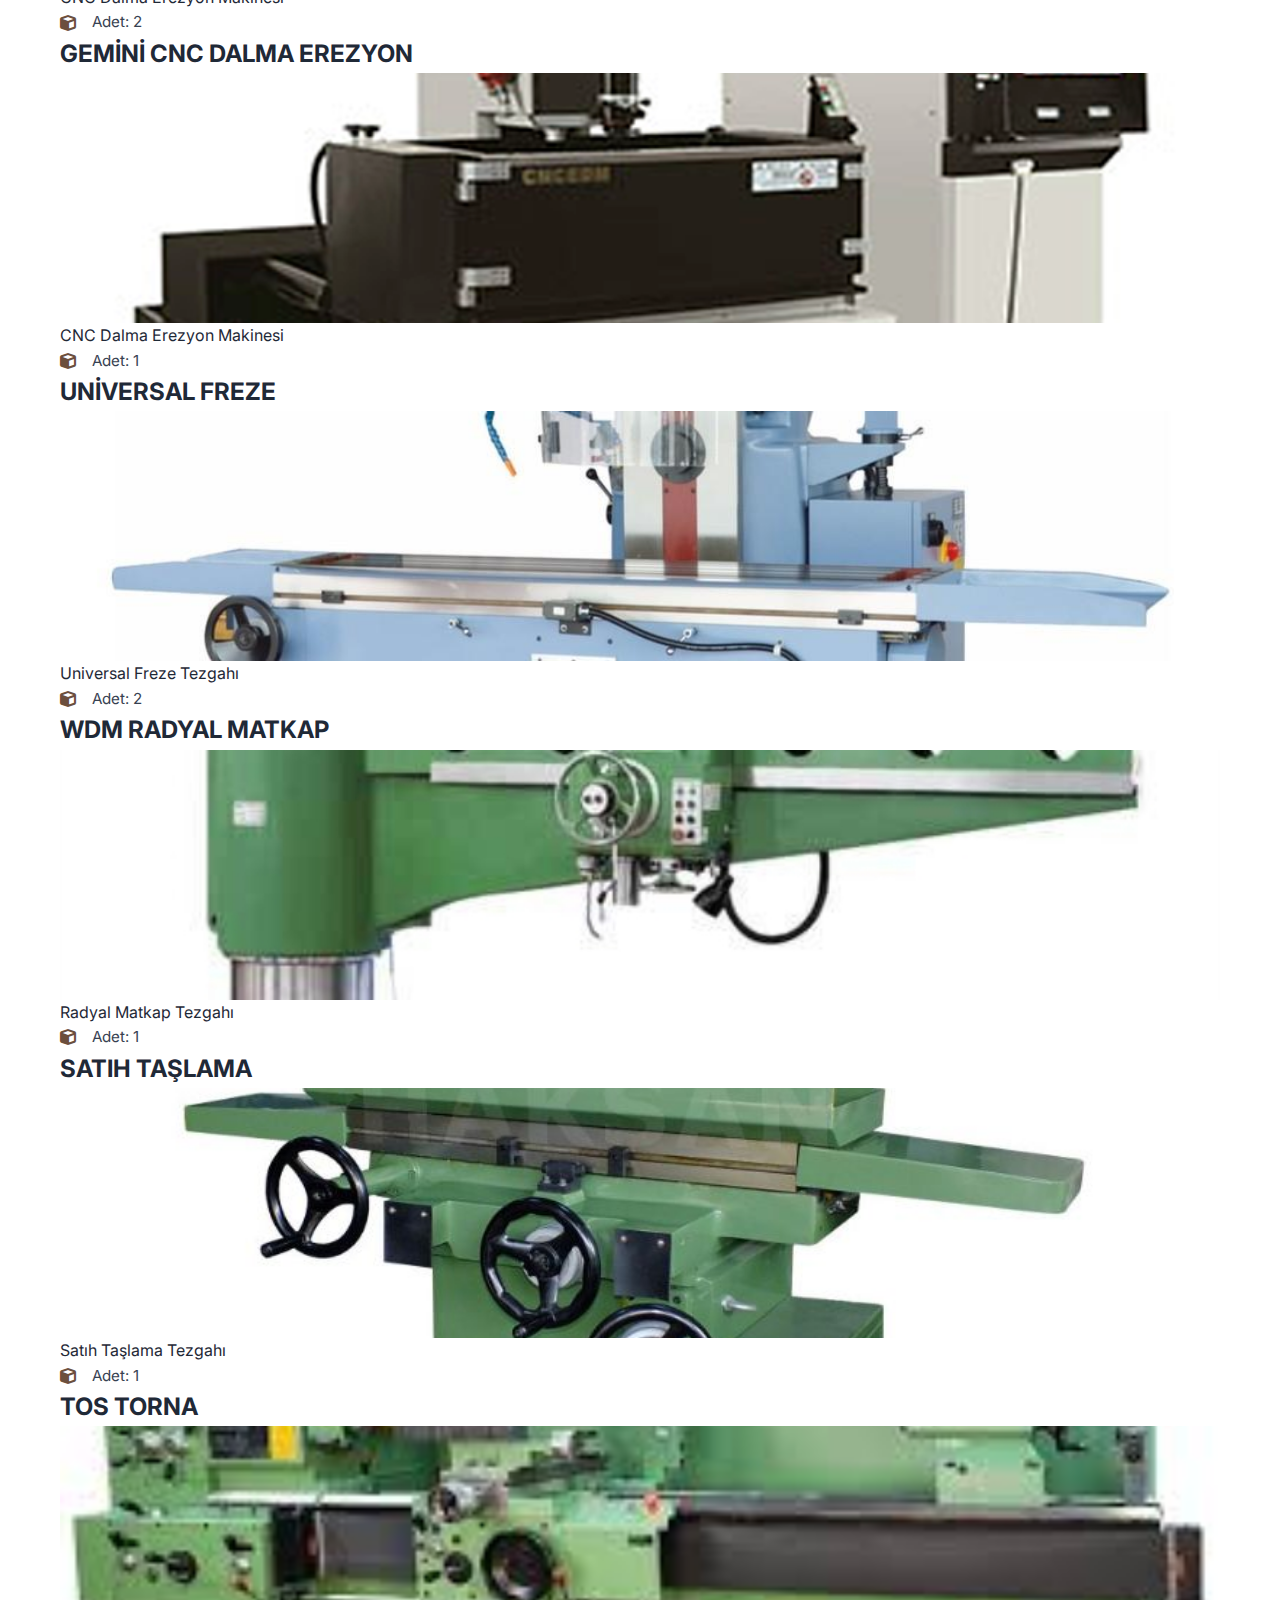
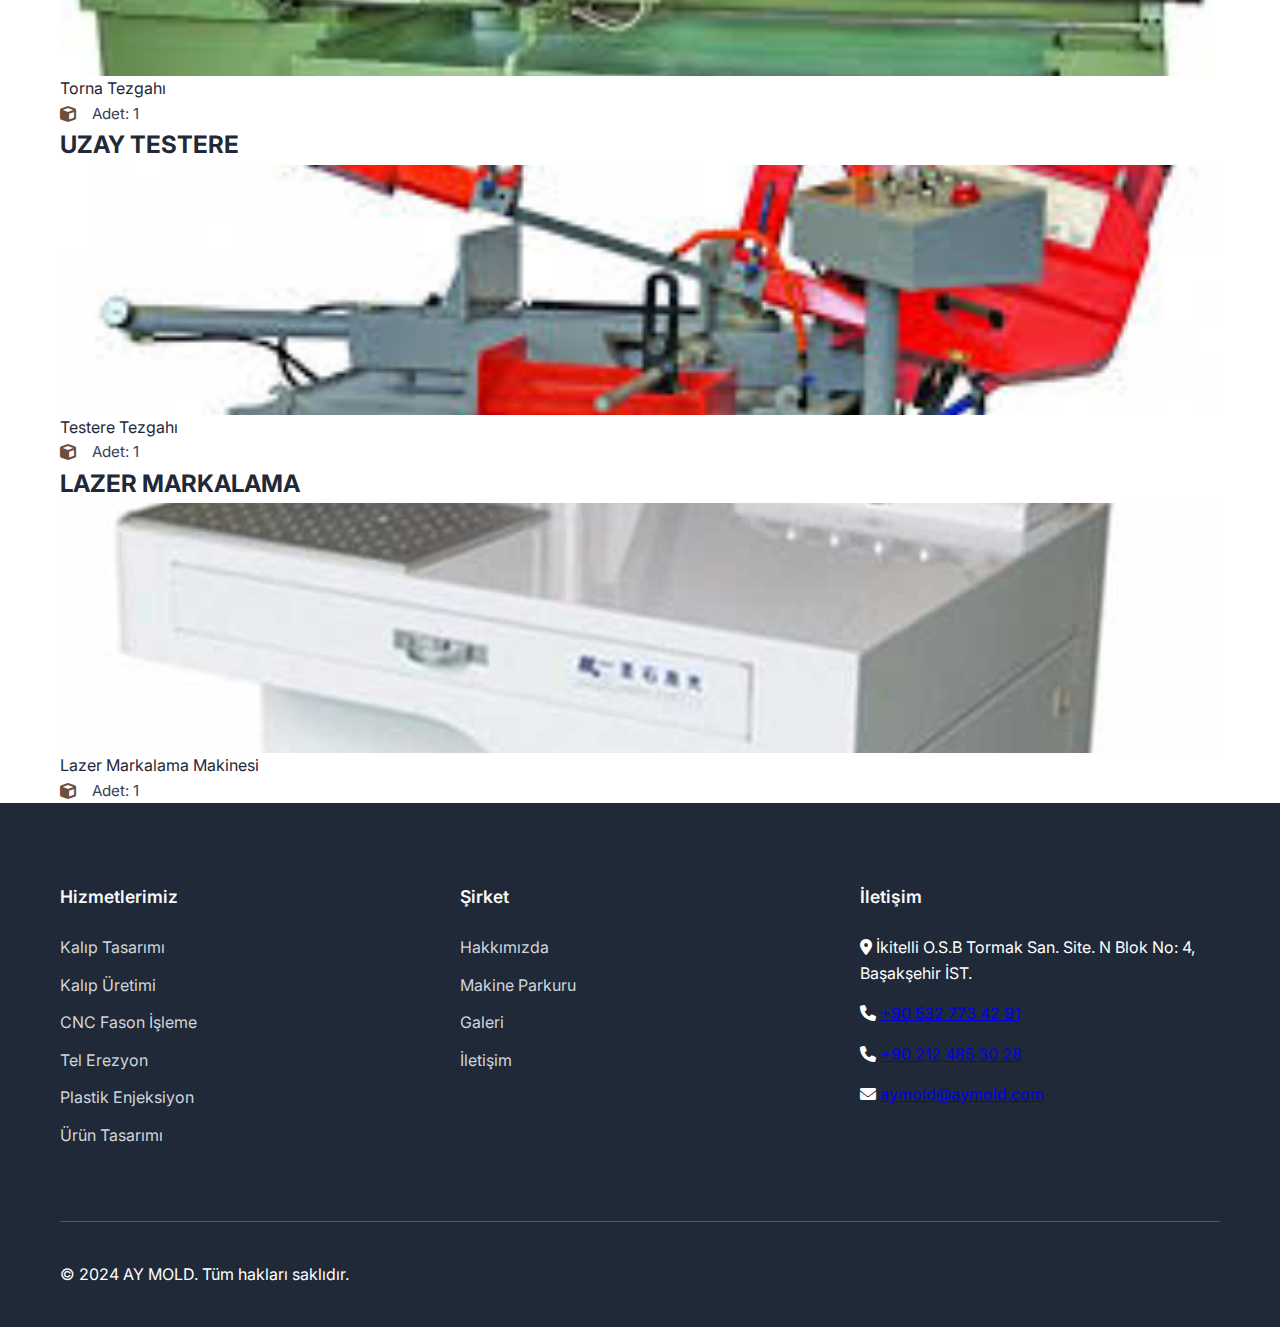
<file: machines.html>
<!DOCTYPE html>
<html lang="tr">
<head>
    <meta charset="UTF-8">
    <meta name="viewport" content="width=device-width, initial-scale=1.0">
    <title>Makine Parkuru - AY MOLD</title>
    <link rel="stylesheet" href="styles.css">
    <link href="https://fonts.googleapis.com/css2?family=Inter:wght@300;400;500;600;700&display=swap" rel="stylesheet">
    <link rel="stylesheet" href="https://cdnjs.cloudflare.com/ajax/libs/font-awesome/6.0.0/css/all.min.css">
</head>
<body>
    <!-- Navigation -->
    <nav class="navbar">
        <div class="nav-container">
            <div class="nav-logo">
                <a href="index.html">
                    <img src="images/aymold1.png" alt="AY MOLD">
                </a>
            </div>
            <div class="nav-menu">
                <ul class="nav-list">
                    <li class="nav-item"><a href="index.html" class="nav-link" data-translate="nav-home">Ana Sayfa</a></li>
                    <li class="nav-item dropdown">
                        <a href="services.html" class="nav-link" data-translate="nav-services">Hizmetlerimiz</a>
                        <ul class="dropdown-menu">
                            <li><a href="kalip-tasarimi.html" data-translate="nav-mold-design">Kalıp Tasarımı</a></li>
                            <li><a href="kalip-uretimi.html" data-translate="nav-mold-production">Kalıp Üretimi</a></li>
                            <li><a href="cnc-fason.html" data-translate="nav-cnc-machining">CNC Fason İşleme</a></li>
                            <li><a href="tel-erezyon.html" data-translate="nav-wire-erosion">Tel Erezyon Fason Üretim</a></li>

                            <li><a href="urun-tasarimi.html" data-translate="nav-product-design">Ürün Tasarımı</a></li>
                        </ul>
                    </li>
                    <li class="nav-item"><a href="machines.html" class="nav-link active" data-translate="nav-machines">Makine Parkuru</a></li>
                    <li class="nav-item"><a href="gallery.html" class="nav-link" data-translate="nav-gallery">Galeri</a></li>
                    <li class="nav-item"><a href="about.html" class="nav-link" data-translate="nav-about">Hakkımızda</a></li>
                    <li class="nav-item"><a href="contact.html" class="nav-link" data-translate="nav-contact">İletişim</a></li>
                </ul>
                <!-- Mobile social links -->
                <div class="social-links mobile-social-links">
                    <a href="https://www.facebook.com/people/AY-Mold/pfbid02Nc9dpDcgGUP4awhM8aVFXAfyiAogqTNmR2GP5zFwbUJHRZWYuxKxAYCf7iptatwZl/?mibextid=LQQJ4d" class="social-link" target="_blank" rel="noopener noreferrer">
                        <i class="fab fa-facebook"></i>
                    </a>
                    <a href="https://www.instagram.com/ay.mold/" class="social-link" target="_blank" rel="noopener noreferrer">
                        <i class="fab fa-instagram"></i>
                    </a>
                    <a href="https://wa.me/905327734291" class="social-link" target="_blank" rel="noopener noreferrer">
                        <i class="fab fa-whatsapp"></i>
                    </a>
                </div>
            </div>
            <!-- Language selector moved outside nav-actions for mobile visibility -->
            <div class="language-selector">
                <span class="current-lang">
                    <img src="images/turkey.png" alt="TR" class="flag-icon">
                </span>
                <i class="fas fa-chevron-down"></i>
                <div class="language-dropdown">
                    <div class="lang-option active" data-lang="tr">
                        <span><img src="images/turkey.png" alt="TR" class="flag-icon"></span>
                        <span>TR</span>
                    </div>
                    <div class="lang-option" data-lang="en">
                        <span><img src="images/flag.png" alt="EN" class="flag-icon"></span>
                        <span>EN</span>
                    </div>
                    <div class="lang-option" data-lang="ru">
                        <span><img src="images/russia.png" alt="RU" class="flag-icon"></span>
                        <span>RU</span>
                    </div>
                </div>
            </div>
            <div class="nav-actions">
                <div class="social-links">
                    <a href="https://www.facebook.com/people/AY-Mold/pfbid02Nc9dpDcgGUP4awhM8aVFXAfyiAogqTNmR2GP5zFwbUJHRZWYuxKxAYCf7iptatwZl/?mibextid=LQQJ4d" class="social-link" target="_blank" rel="noopener noreferrer">
                        <i class="fab fa-facebook"></i>
                    </a>
                    <a href="https://www.instagram.com/ay.mold/" class="social-link" target="_blank" rel="noopener noreferrer">
                        <i class="fab fa-instagram"></i>
                    </a>
                    <a href="https://wa.me/905327734291" class="social-link" target="_blank" rel="noopener noreferrer">
                        <i class="fab fa-whatsapp"></i>
                    </a>
                </div>
            </div>
            <div class="hamburger">
                <span></span>
                <span></span>
                <span></span>
            </div>
        </div>
    </nav>

    <!-- Hero Section -->
    <section class="machines-hero">
        <div class="container">
            <div class="machines-hero-content">
                <h1 data-translate="machines-hero-title">Makine Parkuru</h1>
            </div>
        </div>
    </section>

    <!-- Main Content with Left Navigation and Right Content -->
    <section class="machines-main">
        <div class="container">
            <div class="machines-layout">
                <!-- Left Navigation Sidebar -->
                <div class="machines-sidebar">
                    <div class="sidebar-section">
                        <h3 data-translate="machines-cnc-title">CNC MAKİNELER</h3>
                        <ul class="machine-nav">
                            <li><a href="#quaser-mv204" class="machine-nav-link active" data-machine="quaser-mv204">
                                <span class="machine-name" data-translate="machine-quaser-mv204-title">QUASER MV204 C CNC</span>
                            </a></li>
                            <li><a href="#haitian-hision" class="machine-nav-link" data-machine="haitian-hision">
                                <span class="machine-name" data-translate="machine-haitian-hision-title">HAİTİAN HİSİON VMC 1000 II CNC</span>
                            </a></li>
                            <li><a href="#arion-imm600" class="machine-nav-link" data-machine="arion-imm600">
                                <span class="machine-name" data-translate="machine-arion-imm600-title">ARION IMM600 CNC</span>
                            </a></li>
                        </ul>
                    </div>

                    <div class="sidebar-section">
                        <h3 data-translate="machines-edm-title">EREZYON MAKİNELERİ</h3>
                        <ul class="machine-nav">
                            <li><a href="#charmilles-robofil" class="machine-nav-link" data-machine="charmilles-robofil">
                                <span class="machine-name" data-translate="machine-charmilles-robofil-title">CHARMILLES ROBOFİL 510 TELEREZYON</span>
                            </a></li>
                            <li><a href="#excellent-dk7750" class="machine-nav-link" data-machine="excellent-dk7750">
                                <span class="machine-name" data-translate="machine-excellent-dk7750-title">EXCELLENT DK 7750 TELEREZYON</span>
                            </a></li>
                            <li><a href="#ipretech-delik" class="machine-nav-link" data-machine="ipretech-delik">
                                <span class="machine-name" data-translate="machine-ipretech-delik-title">IPRETECH HIZLI DELİK DELME</span>
                            </a></li>
                            <li><a href="#excellent-cnc-dalma" class="machine-nav-link" data-machine="excellent-cnc-dalma">
                                <span class="machine-name" data-translate="machine-excellent-cnc-dalma-title">EXCELLENT CNC DALMA EREZYON</span>
                            </a></li>
                            <li><a href="#gemini-cnc-dalma" class="machine-nav-link" data-machine="gemini-cnc-dalma">
                                <span class="machine-name" data-translate="machine-gemini-cnc-dalma-title">GEMİNİ CNC DALMA EREZYON</span>
                            </a></li>
                        </ul>
                    </div>

                    <div class="sidebar-section">
                        <h3 data-translate="machines-other-title">DİĞER MAKİNELER</h3>
                        <ul class="machine-nav">
                            <li><a href="#universal-freze" class="machine-nav-link" data-machine="universal-freze">
                                <span class="machine-name" data-translate="machine-universal-freze-title">UNİVERSAL FREZE</span>
                            </a></li>
                            <li><a href="#wdm-radyal-matkap" class="machine-nav-link" data-machine="wdm-radyal-matkap">
                                <span class="machine-name" data-translate="machine-wdm-radyal-matkap-title">WDM RADYAL MATKAP</span>
                            </a></li>
                            <li><a href="#satih-taslama" class="machine-nav-link" data-machine="satih-taslama">
                                <span class="machine-name" data-translate="machine-satih-taslama-title">SATIH TAŞLAMA</span>
                            </a></li>
                            <li><a href="#tos-torna" class="machine-nav-link" data-machine="tos-torna">
                                <span class="machine-name" data-translate="machine-tos-torna-title">TOS TORNA</span>
                            </a></li>
                            <li><a href="#uzay-testere" class="machine-nav-link" data-machine="uzay-testere">
                                <span class="machine-name" data-translate="machine-uzay-testere-title">UZAY TESTERE</span>
                            </a></li>
                            <li><a href="#lazer-markalama" class="machine-nav-link" data-machine="lazer-markalama">
                                <span class="machine-name" data-translate="machine-lazer-markalama-title">LAZER MARKALAMA</span>
                            </a></li>
                        </ul>
                    </div>
                </div>

                <!-- Right Content Area - All Machines Displayed Vertically -->
                <div class="machines-content">
                    <!-- QUASER MV204 C CNC -->
                    <div class="machine-detail active" id="quaser-mv204">
                        <div class="machine-header">
                            <h2 data-translate="machine-quaser-mv204-title">QUASER MV204 C CNC</h2>
                        </div>
                        <div class="machine-body">
                            <div class="machine-image">
                                <img src="imagesmachines/MV204.png" alt="QUASER MV204 C CNC">
                            </div>
                            <div class="machine-info">
                                <p data-translate="machine-quaser-mv204-desc">CNC İşleme Merkezi</p>
                                <div class="machine-specs">
                                    <div class="spec-item">
                                        <i class="fas fa-ruler"></i>
                                        <span data-translate="machine-quaser-mv204-dimensions">Çalışma Alanı: 1250 x 700 mm</span>
                                    </div>
                                    <div class="spec-item">
                                        <i class="fas fa-cube"></i>
                                        <span data-translate="machine-quaser-mv204-quantity">Adet: 1</span>
                                    </div>
                                </div>
                            </div>
                        </div>
                    </div>

                    <!-- HAİTİAN HİSİON VMC 1000 II CNC -->
                    <div class="machine-detail" id="haitian-hision">
                        <div class="machine-header">
                            <h2 data-translate="machine-haitian-hision-title">HAİTİAN HİSİON VMC 1000 II CNC</h2>
                        </div>
                        <div class="machine-body">
                            <div class="machine-image">
                                <img src="imagesmachines/hision.png" alt="HAİTİAN HİSİON VMC 1000 II CNC">
                            </div>
                            <div class="machine-info">
                                <p data-translate="machine-haitian-hision-desc">CNC İşleme Merkezi</p>
                                <div class="machine-specs">
                                    <div class="spec-item">
                                        <i class="fas fa-ruler"></i>
                                        <span data-translate="machine-haitian-hision-dimensions">Çalışma Alanı: 1000 x 650 mm</span>
                                    </div>
                                    <div class="spec-item">
                                        <i class="fas fa-cube"></i>
                                        <span data-translate="machine-haitian-hision-quantity">Adet: 1</span>
                                    </div>
                                </div>
                            </div>
                        </div>
                    </div>

                    <!-- ARION IMM600 CNC -->
                    <div class="machine-detail" id="arion-imm600">
                        <div class="machine-header">
                            <h2 data-translate="machine-arion-imm600-title">ARION IMM600 CNC</h2>
                        </div>
                        <div class="machine-body">
                            <div class="machine-image">
                                <img src="imagesmachines/arion.png" alt="ARION IMM600 CNC">
                            </div>
                            <div class="machine-info">
                                <p data-translate="machine-arion-imm600-desc">CNC İşleme Merkezi</p>
                                <div class="machine-specs">
                                    <div class="spec-item">
                                        <i class="fas fa-ruler"></i>
                                        <span data-translate="machine-arion-imm600-dimensions">Çalışma Alanı: 650 x 500 mm</span>
                                    </div>
                                    <div class="spec-item">
                                        <i class="fas fa-cube"></i>
                                        <span data-translate="machine-arion-imm600-quantity">Adet: 1</span>
                                    </div>
                                </div>
                            </div>
                        </div>
                    </div>

                    <!-- CHARMILLES ROBOFİL 510 TELEREZYON -->
                    <div class="machine-detail" id="charmilles-robofil">
                        <div class="machine-header">
                            <h2 data-translate="machine-charmilles-robofil-title">CHARMILLES ROBOFİL 510 TELEREZYON</h2>
                        </div>
                        <div class="machine-body">
                            <div class="machine-image">
                                <img src="imagesmachines/robofil.jpg" alt="CHARMILLES ROBOFİL 510 TELEREZYON">
                            </div>
                            <div class="machine-info">
                                <p data-translate="machine-charmilles-robofil-desc">Tel Erezyon Makinesi</p>
                                <div class="machine-specs">
                                    <div class="spec-item">
                                        <i class="fas fa-cube"></i>
                                        <span data-translate="machine-charmilles-robofil-quantity">Adet: 1</span>
                                    </div>
                                </div>
                            </div>
                        </div>
                    </div>

                    <!-- EXCELLENT DK 7750 TELEREZYON -->
                    <div class="machine-detail" id="excellent-dk7750">
                        <div class="machine-header">
                            <h2 data-translate="machine-excellent-dk7750-title">EXCELLENT DK 7750 TELEREZYON</h2>
                        </div>
                        <div class="machine-body">
                            <div class="machine-image">
                                <img src="imagesmachines/excellent.jpg" alt="EXCELLENT DK 7750 TELEREZYON">
                            </div>
                            <div class="machine-info">
                                <p data-translate="machine-excellent-dk7750-desc">Tel Erezyon Makinesi</p>
                                <div class="machine-specs">
                                    <div class="spec-item">
                                        <i class="fas fa-cube"></i>
                                        <span data-translate="machine-excellent-dk7750-quantity">Adet: 1</span>
                                    </div>
                                </div>
                            </div>
                        </div>
                    </div>

                    <!-- IPRETECH HIZLI DELİK DELME -->
                    <div class="machine-detail" id="ipretech-delik">
                        <div class="machine-header">
                            <h2 data-translate="machine-ipretech-delik-title">IPRETECH HIZLI DELİK DELME</h2>
                        </div>
                        <div class="machine-body">
                            <div class="machine-image">
                                <img src="imagesmachines/ipretech.jpg" alt="IPRETECH HIZLI DELİK DELME">
                            </div>
                            <div class="machine-info">
                                <p data-translate="machine-ipretech-delik-desc">Hızlı Delik Delme Makinesi</p>
                                <div class="machine-specs">
                                    <div class="spec-item">
                                        <i class="fas fa-cube"></i>
                                        <span data-translate="machine-ipretech-delik-quantity">Adet: 1</span>
                                    </div>
                                </div>
                            </div>
                        </div>
                    </div>

                    <!-- EXCELLENT CNC DALMA EREZYON -->
                    <div class="machine-detail" id="excellent-cnc-dalma">
                        <div class="machine-header">
                            <h2 data-translate="machine-excellent-cnc-dalma-title">EXCELLENT CNC DALMA EREZYON</h2>
                        </div>
                        <div class="machine-body">
                            <div class="machine-image">
                                <img src="imagesmachines/excellentdalma.jpg" alt="EXCELLENT CNC DALMA EREZYON">
                            </div>
                            <div class="machine-info">
                                <p data-translate="machine-excellent-cnc-dalma-desc">CNC Dalma Erezyon Makinesi</p>
                                <div class="machine-specs">
                                    <div class="spec-item">
                                        <i class="fas fa-cube"></i>
                                        <span data-translate="machine-excellent-cnc-dalma-quantity">Adet: 2</span>
                                    </div>
                                </div>
                            </div>
                        </div>
                    </div>

                    <!-- GEMİNİ CNC DALMA EREZYON -->
                    <div class="machine-detail" id="gemini-cnc-dalma">
                        <div class="machine-header">
                            <h2 data-translate="machine-gemini-cnc-dalma-title">GEMİNİ CNC DALMA EREZYON</h2>
                        </div>
                        <div class="machine-body">
                            <div class="machine-image">
                                <img src="imagesmachines/geminidalma.png" alt="GEMİNİ CNC DALMA EREZYON">
                            </div>
                            <div class="machine-info">
                                <p data-translate="machine-gemini-cnc-dalma-desc">CNC Dalma Erezyon Makinesi</p>
                                <div class="machine-specs">
                                    <div class="spec-item">
                                        <i class="fas fa-cube"></i>
                                        <span data-translate="machine-gemini-cnc-dalma-quantity">Adet: 1</span>
                                    </div>
                                </div>
                            </div>
                        </div>
                    </div>

                    <!-- UNİVERSAL FREZE -->
                    <div class="machine-detail" id="universal-freze">
                        <div class="machine-header">
                            <h2 data-translate="machine-universal-freze-title">UNİVERSAL FREZE</h2>
                        </div>
                        <div class="machine-body">
                            <div class="machine-image">
                                <img src="imagesmachines/universal-freze.jpg" alt="UNİVERSAL FREZE">
                            </div>
                            <div class="machine-info">
                                <p data-translate="machine-universal-freze-desc">Universal Freze Tezgahı</p>
                                <div class="machine-specs">
                                    <div class="spec-item">
                                        <i class="fas fa-cube"></i>
                                        <span data-translate="machine-universal-freze-quantity">Adet: 2</span>
                                    </div>
                                </div>
                            </div>
                        </div>
                    </div>

                    <!-- WDM RADYAL MATKAP -->
                    <div class="machine-detail" id="wdm-radyal-matkap">
                        <div class="machine-header">
                            <h2 data-translate="machine-wdm-radyal-matkap-title">WDM RADYAL MATKAP</h2>
                        </div>
                        <div class="machine-body">
                            <div class="machine-image">
                                <img src="imagesmachines/wdmradyal.jpg" alt="WDM RADYAL MATKAP">
                            </div>
                            <div class="machine-info">
                                <p data-translate="machine-wdm-radyal-matkap-desc">Radyal Matkap Tezgahı</p>
                                <div class="machine-specs">
                                    <div class="spec-item">
                                        <i class="fas fa-cube"></i>
                                        <span data-translate="machine-wdm-radyal-matkap-quantity">Adet: 1</span>
                                    </div>
                                </div>
                            </div>
                        </div>
                    </div>

                    <!-- SATIH TAŞLAMA -->
                    <div class="machine-detail" id="satih-taslama">
                        <div class="machine-header">
                            <h2 data-translate="machine-satih-taslama-title">SATIH TAŞLAMA</h2>
                        </div>
                        <div class="machine-body">
                            <div class="machine-image">
                                <img src="imagesmachines/manuel-satih-taslama-tezgahi.jpg" alt="SATIH TAŞLAMA">
                            </div>
                            <div class="machine-info">
                                <p data-translate="machine-satih-taslama-desc">Satıh Taşlama Tezgahı</p>
                                <div class="machine-specs">
                                    <div class="spec-item">
                                        <i class="fas fa-cube"></i>
                                        <span data-translate="machine-satih-taslama-quantity">Adet: 1</span>
                                    </div>
                                </div>
                            </div>
                        </div>
                    </div>

                    <!-- TOS TORNA -->
                    <div class="machine-detail" id="tos-torna">
                        <div class="machine-header">
                            <h2 data-translate="machine-tos-torna-title">TOS TORNA</h2>
                        </div>
                        <div class="machine-body">
                            <div class="machine-image">
                                <img src="imagesmachines/TOS.jpeg" alt="TOS TORNA">
                            </div>
                            <div class="machine-info">
                                <p data-translate="machine-tos-torna-desc">Torna Tezgahı</p>
                                <div class="machine-specs">
                                    <div class="spec-item">
                                        <i class="fas fa-cube"></i>
                                        <span data-translate="machine-tos-torna-quantity">Adet: 1</span>
                                    </div>
                                </div>
                            </div>
                        </div>
                    </div>

                    <!-- UZAY TESTERE -->
                    <div class="machine-detail" id="uzay-testere">
                        <div class="machine-header">
                            <h2 data-translate="machine-uzay-testere-title">UZAY TESTERE</h2>
                        </div>
                        <div class="machine-body">
                            <div class="machine-image">
                                <img src="imagesmachines/UZAY.jpeg" alt="UZAY TESTERE">
                            </div>
                            <div class="machine-info">
                                <p data-translate="machine-uzay-testere-desc">Testere Tezgahı</p>
                                <div class="machine-specs">
                                    <div class="spec-item">
                                        <i class="fas fa-cube"></i>
                                        <span data-translate="machine-uzay-testere-quantity">Adet: 1</span>
                                    </div>
                                </div>
                            </div>
                        </div>
                    </div>

                    <!-- LAZER MARKALAMA -->
                    <div class="machine-detail" id="lazer-markalama">
                        <div class="machine-header">
                            <h2 data-translate="machine-lazer-markalama-title">LAZER MARKALAMA</h2>
                        </div>
                        <div class="machine-body">
                            <div class="machine-image">
                                <img src="imagesmachines/LAZERMARKA.jpg" alt="LAZER MARKALAMA">
                            </div>
                            <div class="machine-info">
                                <p data-translate="machine-lazer-markalama-desc">Lazer Markalama Makinesi</p>
                                <div class="machine-specs">
                                    <div class="spec-item">
                                        <i class="fas fa-cube"></i>
                                        <span data-translate="machine-lazer-markalama-quantity">Adet: 1</span>
                                    </div>
                                </div>
                            </div>
                        </div>
                    </div>
                </div>
            </div>
        </div>
    </section>

    <!-- Footer -->
    <footer class="footer">
        <div class="container">
            <div class="footer-content">
                <div class="footer-section">
                    <h4 data-translate="footer.services_title">Hizmetlerimiz</h4>
                    <ul>
                        <li><a href="kalip-tasarimi.html" data-translate="footer.mold_design">Kalıp Tasarımı</a></li>
                        <li><a href="kalip-uretimi.html" data-translate="footer.mold_production">Kalıp Üretimi</a></li>
                        <li><a href="cnc-fason.html" data-translate="footer.cnc_outsourcing">CNC Fason İşleme</a></li>
                        <li><a href="tel-erezyon.html" data-translate="footer.wire_erosion">Tel Erezyon</a></li>
                        <li><a href="plastik-enjeksiyon.html" data-translate="footer.plastic_injection">Plastik Enjeksiyon</a></li>
                        <li><a href="urun-tasarimi.html" data-translate="footer.product_design">Ürün Tasarımı</a></li>
                    </ul>
                </div>
                <div class="footer-section">
                    <h4 data-translate="footer.company_title">Şirket</h4>
                    <ul>
                        <li><a href="about.html" data-translate="footer.about">Hakkımızda</a></li>
                        <li><a href="machines.html" data-translate="footer.machines">Makine Parkuru</a></li>
                        <li><a href="gallery.html" data-translate="footer.gallery">Galeri</a></li>
                        <li><a href="contact.html" data-translate="footer.contact">İletişim</a></li>
                    </ul>
                </div>
                <div class="footer-section">
                    <h4 data-translate="footer.contact_info_title">İletişim</h4>
                    <div class="contact-info">
                        <p><i class="fas fa-map-marker-alt"></i> <span data-translate="footer.address">İkitelli O.S.B Tormak San. Site. N Blok No: 4, Başakşehir İST.</span></p>
                        <p><i class="fas fa-phone"></i> <a href="tel:+905327734291">+90 532 773 42 91</a></p>
                        <p><i class="fas fa-phone"></i> <a href="tel:+902124853028">+90 212 485 30 28</a></p>
                        <p><i class="fas fa-envelope"></i> <a href="mailto:aymold@aymold.com">aymold@aymold.com</a></p>
                    </div>
                </div>
            </div>
            <div class="footer-bottom">
                <p>&copy; 2024 AY MOLD. <span data-translate="footer-rights">Tüm hakları saklıdır.</span></p>
            </div>
        </div>
    </footer>

    <script src="script.js"></script>
    <script>
        // Machine navigation functionality with improved scroll spy and smooth scrolling
        document.addEventListener('DOMContentLoaded', function() {
            const machineNavLinks = document.querySelectorAll('.machine-nav-link');
            const machineDetails = document.querySelectorAll('.machine-detail');

            // Function to update active state based on scroll position with improved accuracy
            function updateActiveState() {
                const scrollPosition = window.scrollY + 150; // Adjusted offset for better detection
                
                let currentActive = null;
                
                machineDetails.forEach((detail) => {
                    const detailTop = detail.offsetTop;
                    const detailBottom = detailTop + detail.offsetHeight;
                    
                    if (scrollPosition >= detailTop && scrollPosition < detailBottom) {
                        currentActive = detail;
                    }
                });
                
                if (currentActive) {
                    // Remove active class from all links and details
                    machineNavLinks.forEach(l => l.classList.remove('active'));
                    machineDetails.forEach(d => d.classList.remove('active'));
                    
                    // Add active class to current detail and corresponding nav link
                    currentActive.classList.add('active');
                    const correspondingLink = document.querySelector(`[data-machine="${currentActive.id}"]`);
                    if (correspondingLink) {
                        correspondingLink.classList.add('active');
                        
                        // Sidebar scroll removed - no longer needed
                    }
                }
            }

            // Add scroll event listener with throttling for better performance
            let ticking = false;
            function requestTick() {
                if (!ticking) {
                    requestAnimationFrame(updateActiveState);
                    ticking = true;
                }
            }

            window.addEventListener('scroll', requestTick);

            // Add click event listeners for navigation with improved smooth scrolling
            machineNavLinks.forEach(link => {
                link.addEventListener('click', function(e) {
                    e.preventDefault();
                    
                    // Remove active class from all links and details
                    machineNavLinks.forEach(l => l.classList.remove('active'));
                    machineDetails.forEach(d => d.classList.remove('active'));
                    
                    // Add active class to clicked link
                    this.classList.add('active');
                    
                    // Show corresponding machine detail
                    const targetId = this.getAttribute('data-machine');
                    const targetDetail = document.getElementById(targetId);
                    if (targetDetail) {
                        targetDetail.classList.add('active');
                        
                        // Smooth scroll to the target with offset for header
                        const headerHeight = document.querySelector('.navbar').offsetHeight;
                        const targetPosition = targetDetail.offsetTop - headerHeight - 20;
                        
                        window.scrollTo({
                            top: targetPosition,
                            behavior: 'smooth'
                        });
                    }
                });
            });

            // Initialize active state
            updateActiveState();
            
            // Update active state after images load to ensure accurate positioning
            window.addEventListener('load', updateActiveState);
        });
    </script>
</body>
</html>
</file>
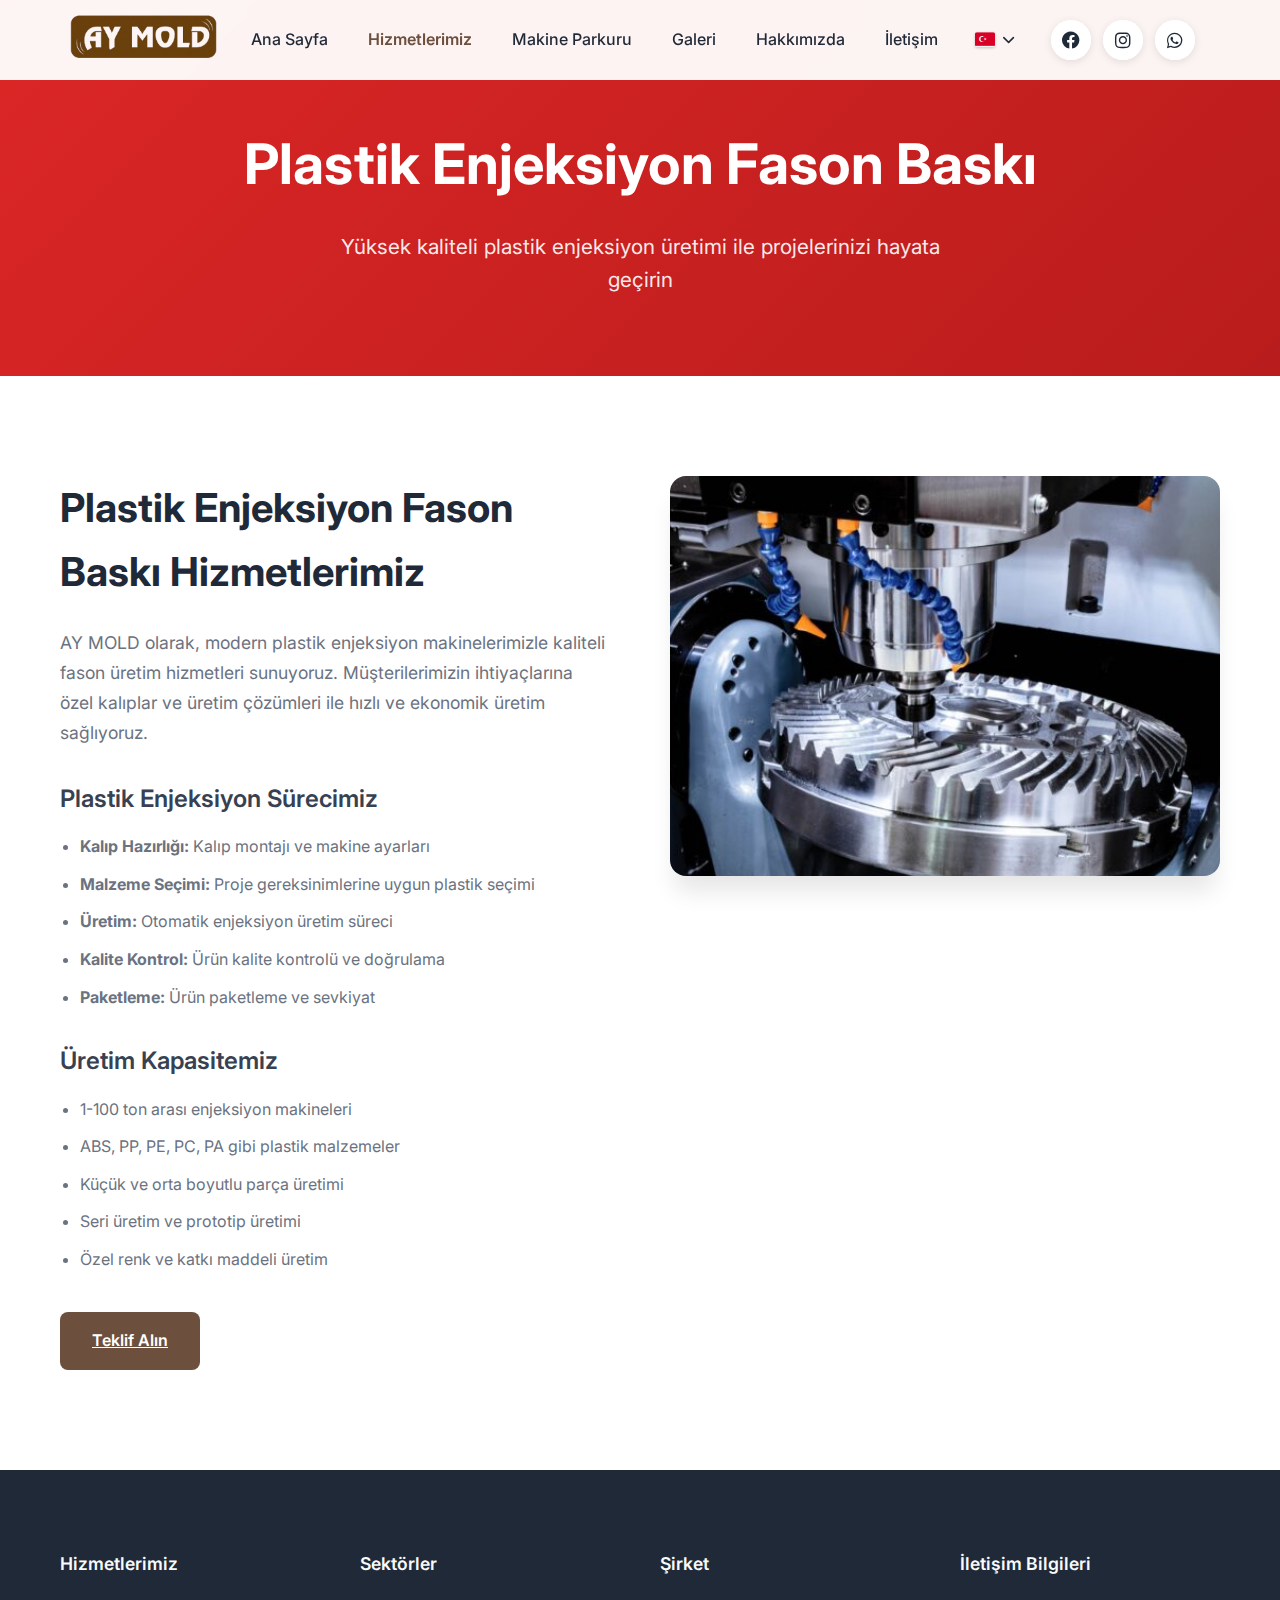
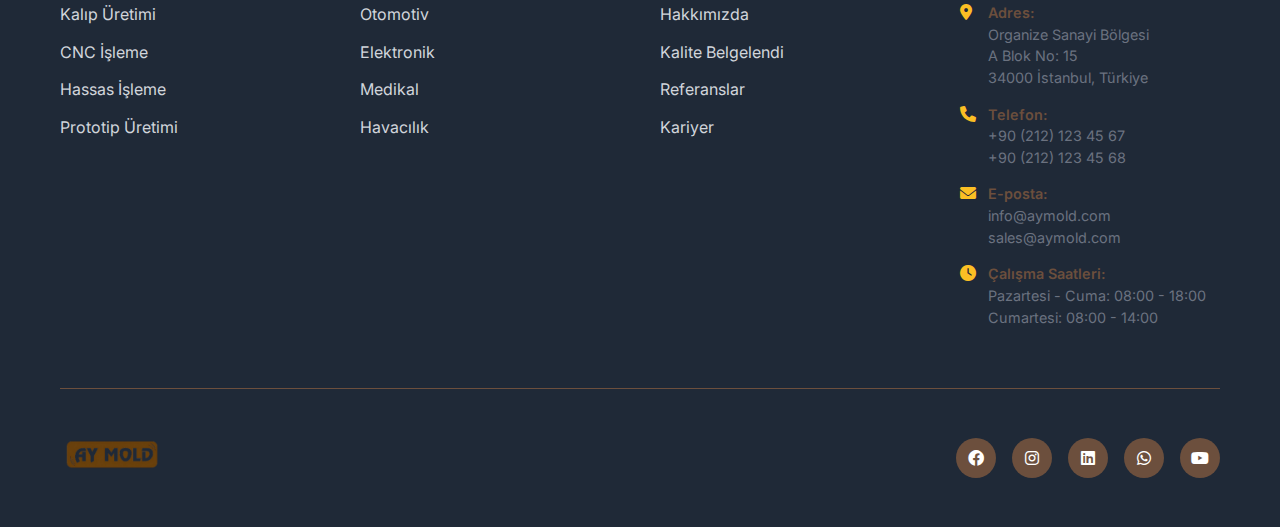
<file: plastik-enjeksiyon.html>
<!DOCTYPE html>
<html lang="tr">
<head>
    <meta charset="UTF-8">
    <meta name="viewport" content="width=device-width, initial-scale=1.0">
    <title>Plastik Enjeksiyon Fason Baskı - AY MOLD</title>
    <link rel="stylesheet" href="styles.css">
    <link rel="stylesheet" href="https://cdnjs.cloudflare.com/ajax/libs/font-awesome/6.0.0/css/all.min.css">
    <link href="https://fonts.googleapis.com/css2?family=Inter:wght@300;400;500;600;700;800&display=swap" rel="stylesheet">
</head>
<body>
    <!-- Navigation -->
    <nav class="navbar">
        <div class="nav-container">
            <div class="nav-logo">
                <a href="index.html">
                    <img src="images/aymold1.png" alt="AY MOLD">
                </a>
            </div>
            <div class="nav-menu">
                <ul class="nav-list">
                    <li class="nav-item"><a href="index.html" class="nav-link" data-translate="nav-home">Ana Sayfa</a></li>
                    <li class="nav-item dropdown">
                        <a href="services.html" class="nav-link active" data-translate="nav-services">Hizmetlerimiz</a>
                        <ul class="dropdown-menu">
                            <li><a href="kalip-tasarimi.html" data-translate="nav-service-design">Kalıp Tasarımı</a></li>
                            <li><a href="kalip-uretimi.html" data-translate="nav-service-design">Kalıp Üretimi</a></li>
                            <li><a href="cnc-fason.html" data-translate="nav-service-cnc">CNC Fason İşleme</a></li>
                            <li><a href="tel-erezyon.html" data-translate="nav-service-wire">Tel Erezyon Fason Üretim</a></li>
                            <li><a href="plastik-enjeksiyon.html" data-translate="nav-service-plastic">Plastik Enjeksiyon Fason Baskı</a></li>
                            <li><a href="urun-tasarimi.html" data-translate="nav-service-product">Ürün Tasarımı</a></li>
                        </ul>
                    </li>
                    <li class="nav-item"><a href="machines.html" class="nav-link" data-translate="nav-machines">Makine Parkuru</a></li>
                    <li class="nav-item"><a href="gallery.html" class="nav-link" data-translate="nav-gallery">Galeri</a></li>
                    <li class="nav-item"><a href="about.html" class="nav-link" data-translate="nav-about">Hakkımızda</a></li>
                    <li class="nav-item"><a href="contact.html" class="nav-link" data-translate="nav-contact">İletişim</a></li>
                </ul>
                <!-- Mobile social links -->
                <div class="social-links mobile-social-links">
                    <a href="https://www.facebook.com/" class="social-link" target="_blank" rel="noopener noreferrer">
                        <i class="fab fa-facebook"></i>
                    </a>
                    <a href="https://www.instagram.com/ay.mold/" class="social-link" target="_blank" rel="noopener noreferrer">
                        <i class="fab fa-instagram"></i>
                    </a>
                    <a href="https://wa.me/905555555555" class="social-link" target="_blank" rel="noopener noreferrer">
                        <i class="fab fa-whatsapp"></i>
                    </a>
                </div>
            </div>
            <!-- Language selector moved outside nav-actions for mobile visibility -->
            <div class="language-selector">
                <span class="current-lang">
                    <img src="images/turkey.png" alt="TR" class="flag-icon">
                </span>
                <i class="fas fa-chevron-down"></i>
                <div class="language-dropdown">
                    <div class="lang-option active" data-lang="tr">
                        <span><img src="images/turkey.png" alt="TR" class="flag-icon"></span>
                        <span>TR</span>
                    </div>
                    <div class="lang-option" data-lang="en">
                        <span><img src="images/flag.png" alt="EN" class="flag-icon"></span>
                        <span>EN</span>
                    </div>
                    <div class="lang-option" data-lang="ru">
                        <span><img src="images/russia.png" alt="RU" class="flag-icon"></span>
                        <span>RU</span>
                    </div>
                </div>
            </div>
            <div class="nav-actions">
                <div class="social-links">
                    <a href="https://www.facebook.com/" class="social-link" target="_blank" rel="noopener noreferrer">
                        <i class="fab fa-facebook"></i>
                    </a>
                    <a href="https://www.instagram.com/ay.mold/" class="social-link" target="_blank" rel="noopener noreferrer">
                        <i class="fab fa-instagram"></i>
                    </a>
                    <a href="https://wa.me/905555555555" class="social-link" target="_blank" rel="noopener noreferrer">
                        <i class="fab fa-whatsapp"></i>
                    </a>
                </div>
            </div>
            <div class="hamburger">
                <span></span>
                <span></span>
                <span></span>
            </div>
        </div>
    </nav>

    <!-- Hero Section -->
    <section class="service-hero">
        <div class="container">
            <div class="service-hero-content">
                <h1>Plastik Enjeksiyon Fason Baskı</h1>
                <p>Yüksek kaliteli plastik enjeksiyon üretimi ile projelerinizi hayata geçirin</p>
            </div>
        </div>
    </section>

    <!-- Service Content -->
    <section class="service-content-section">
        <div class="container">
            <div class="service-content-grid">
                <div class="service-content-text">
                    <h2>Plastik Enjeksiyon Fason Baskı Hizmetlerimiz</h2>
                    <p>AY MOLD olarak, modern plastik enjeksiyon makinelerimizle kaliteli fason üretim hizmetleri sunuyoruz. Müşterilerimizin ihtiyaçlarına özel kalıplar ve üretim çözümleri ile hızlı ve ekonomik üretim sağlıyoruz.</p>
                    
                    <h3>Plastik Enjeksiyon Sürecimiz</h3>
                    <ul>
                        <li><strong>Kalıp Hazırlığı:</strong> Kalıp montajı ve makine ayarları</li>
                        <li><strong>Malzeme Seçimi:</strong> Proje gereksinimlerine uygun plastik seçimi</li>
                        <li><strong>Üretim:</strong> Otomatik enjeksiyon üretim süreci</li>
                        <li><strong>Kalite Kontrol:</strong> Ürün kalite kontrolü ve doğrulama</li>
                        <li><strong>Paketleme:</strong> Ürün paketleme ve sevkiyat</li>
                    </ul>

                    <h3>Üretim Kapasitemiz</h3>
                    <ul>
                        <li>1-100 ton arası enjeksiyon makineleri</li>
                        <li>ABS, PP, PE, PC, PA gibi plastik malzemeler</li>
                        <li>Küçük ve orta boyutlu parça üretimi</li>
                        <li>Seri üretim ve prototip üretimi</li>
                        <li>Özel renk ve katkı maddeli üretim</li>
                    </ul>

                    <div class="service-cta">
                        <a href="contact.html" class="btn-primary btn-large">Teklif Alın</a>
                        <a href="services.html" class="btn-outline btn-large">Tüm Hizmetler</a>
                    </div>
                </div>
                <div class="service-content-image">
                    <img src="images/mold2.jpg" alt="Plastik Enjeksiyon Fason Baskı">
                </div>
            </div>
        </div>
    </section>

    <!-- Footer -->
    <footer class="footer">
        <div class="container">
            <div class="footer-content">
                <div class="footer-section">
                    <h4 data-translate="footer-services-title">Hizmetlerimiz</h4>
                    <ul>
                        <li><a href="services.html" data-translate="footer-services-mold">Kalıp Üretimi</a></li>
                        <li><a href="services.html" data-translate="footer-services-cnc">CNC İşleme</a></li>
                        <li><a href="services.html" data-translate="footer-services-precision">Hassas İşleme</a></li>
                        <li><a href="services.html" data-translate="footer-services-prototype">Prototip Üretimi</a></li>
                    </ul>
                </div>
                <div class="footer-section">
                    <h4 data-translate="footer-sectors-title">Sektörler</h4>
                    <ul>
                        <li><a href="#" data-translate="footer-sectors-automotive">Otomotiv</a></li>
                        <li><a href="#" data-translate="footer-sectors-electronics">Elektronik</a></li>
                        <li><a href="#" data-translate="footer-sectors-medical">Medikal</a></li>
                        <li><a href="#" data-translate="footer-sectors-aviation">Havacılık</a></li>
                    </ul>
                </div>
                <div class="footer-section">
                    <h4 data-translate="footer-company-title">Şirket</h4>
                    <ul>
                        <li><a href="about.html" data-translate="footer-company-about">Hakkımızda</a></li>
                        <li><a href="#" data-translate="footer-company-certified">Kalite Belgelendi</a></li>
                        <li><a href="#" data-translate="footer-company-references">Referanslar</a></li>
                        <li><a href="#" data-translate="footer-company-career">Kariyer</a></li>
                    </ul>
                </div>
                <div class="footer-section">
                    <h4 data-translate="footer-contact-title">İletişim Bilgileri</h4>
                    <div class="contact-info">
                        <div class="contact-item">
                            <i class="fas fa-map-marker-alt"></i>
                            <div>
                                <strong data-translate="footer-contact-address">Adres:</strong><br>
                                <span data-translate="footer-contact-address-text">Organize Sanayi Bölgesi</span><br>
                                <span data-translate="footer-contact-address-text-2">A Blok No: 15</span><br>
                                <span data-translate="footer-contact-address-text-3">34000 İstanbul, Türkiye</span>
                            </div>
                        </div>
                        <div class="contact-item">
                            <i class="fas fa-phone"></i>
                            <div>
                                <strong data-translate="footer-contact-phone">Telefon:</strong><br>
                                <a href="tel:+902121234567">+90 (212) 123 45 67</a><br>
                                <a href="tel:+902121234568">+90 (212) 123 45 68</a>
                            </div>
                        </div>
                        <div class="contact-item">
                            <i class="fas fa-envelope"></i>
                            <div>
                                <strong data-translate="footer-contact-email">E-posta:</strong><br>
                                <a href="mailto:info@aymold.com">info@aymold.com</a><br>
                                <a href="mailto:sales@aymold.com">sales@aymold.com</a>
                            </div>
                        </div>
                        <div class="contact-item">
                            <i class="fas fa-clock"></i>
                            <div>
                                <strong data-translate="footer-contact-hours">Çalışma Saatleri:</strong><br>
                                <span data-translate="footer-contact-hours-text">Pazartesi - Cuma: 08:00 - 18:00</span><br>
                                <span data-translate="footer-contact-hours-text-2">Cumartesi: 08:00 - 14:00</span>
                            </div>
                        </div>
                    </div>
                </div>
            </div>
            <div class="footer-bottom">
                <div class="footer-logo">
                    <a href="index.html">
                        <img src="images/aymold1.png" alt="AY MOLD">
                    </a>
                </div>
                <div class="footer-social">
                    <a href="https://www.facebook.com/" target="_blank" rel="noopener noreferrer"><i class="fab fa-facebook"></i></a>
                    <a href="https://www.instagram.com/ay.mold/" target="_blank" rel="noopener noreferrer"><i class="fab fa-instagram"></i></a>
                    <a href="#"><i class="fab fa-linkedin"></i></a>
                    <a href="https://wa.me/905555555555" target="_blank" rel="noopener noreferrer"><i class="fab fa-whatsapp"></i></a>
                    <a href="#"><i class="fab fa-youtube"></i></a>
                </div>
            </div>
        </div>
    </footer>

    <script src="script.js"></script>
</body>
</html>
</file>
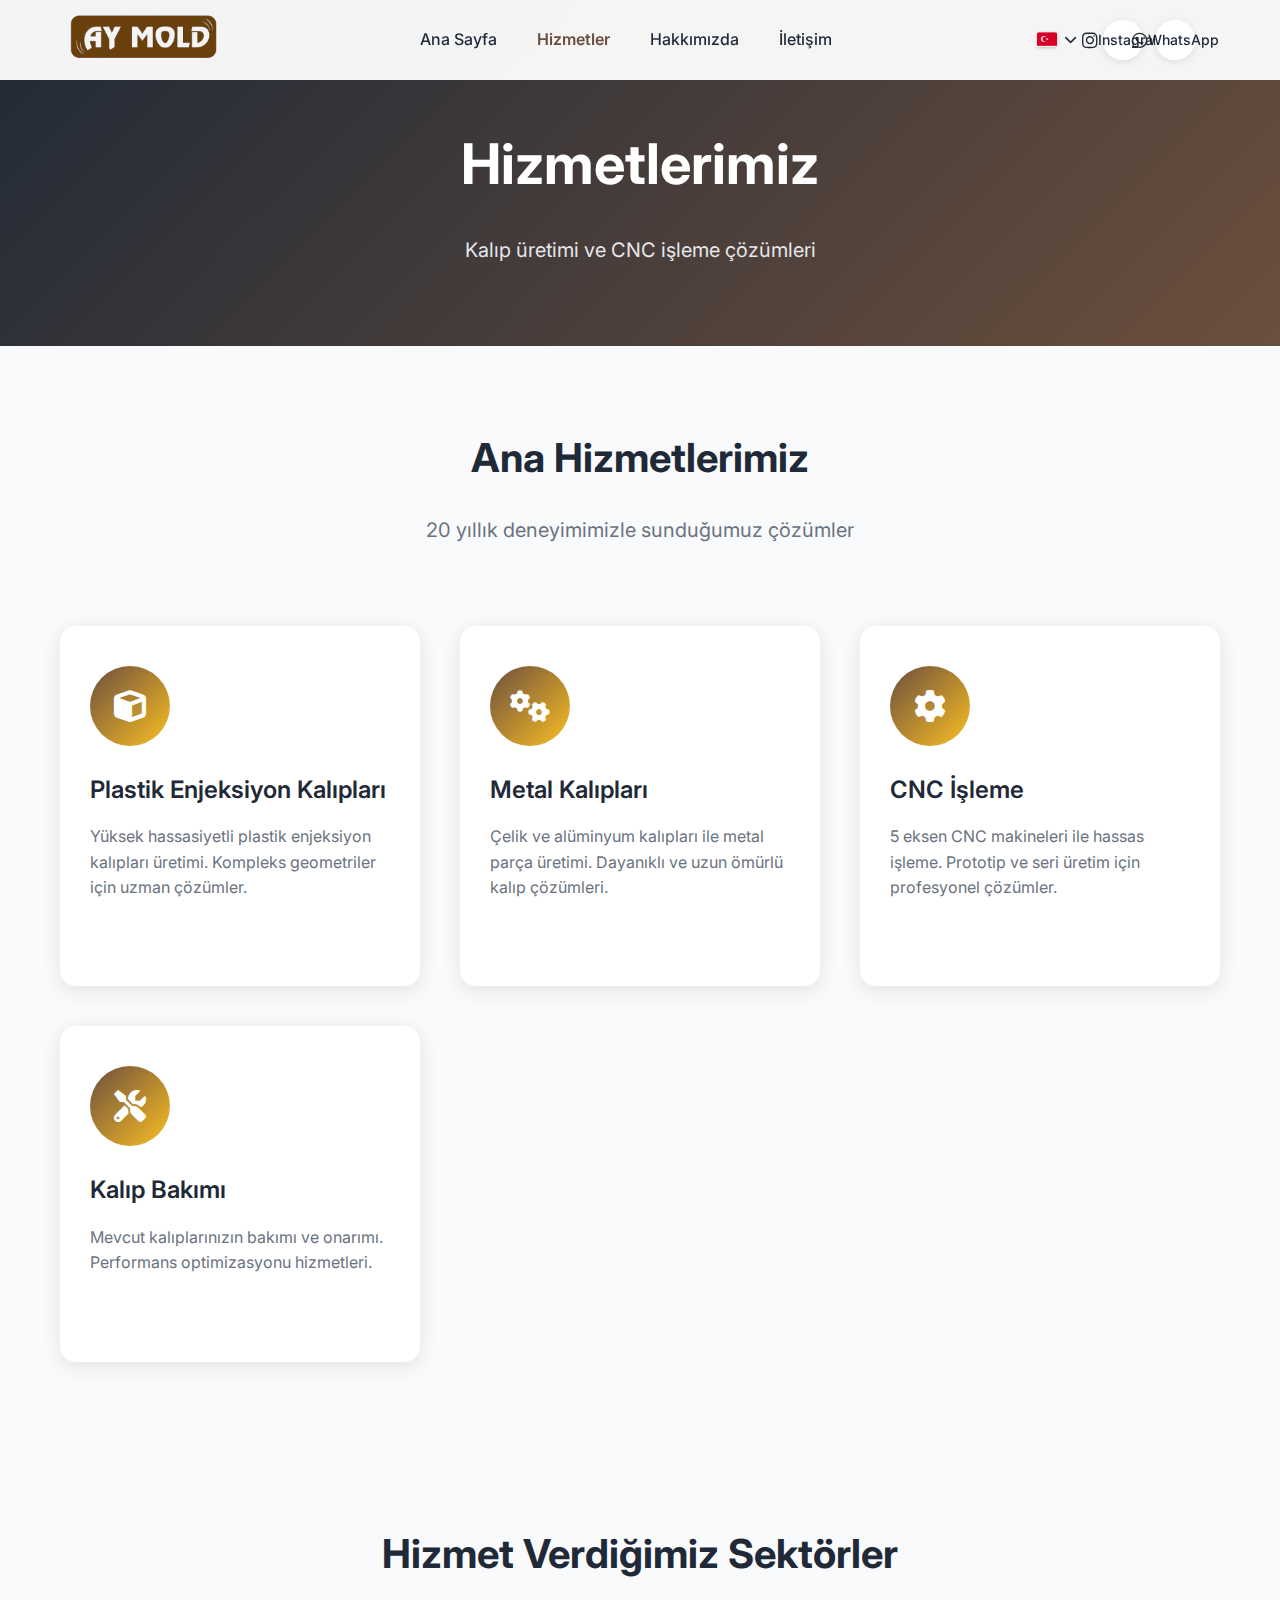
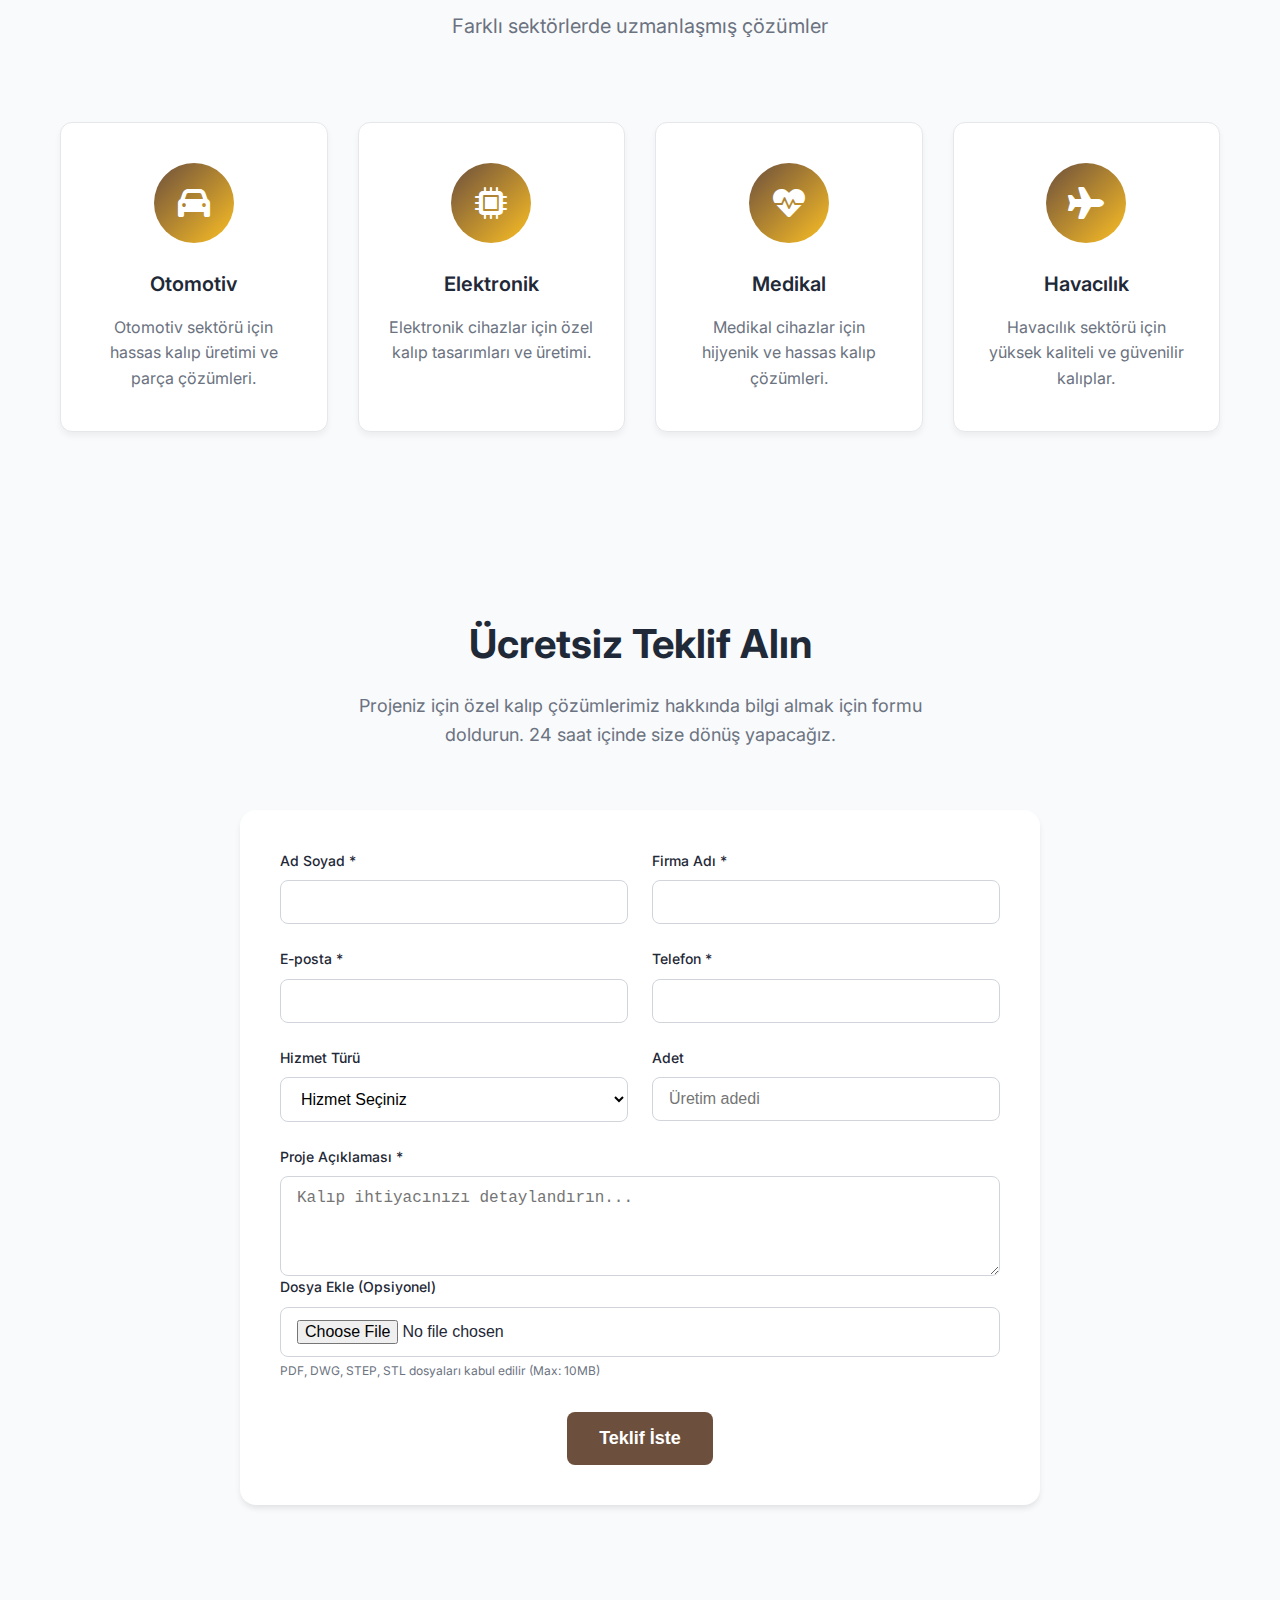
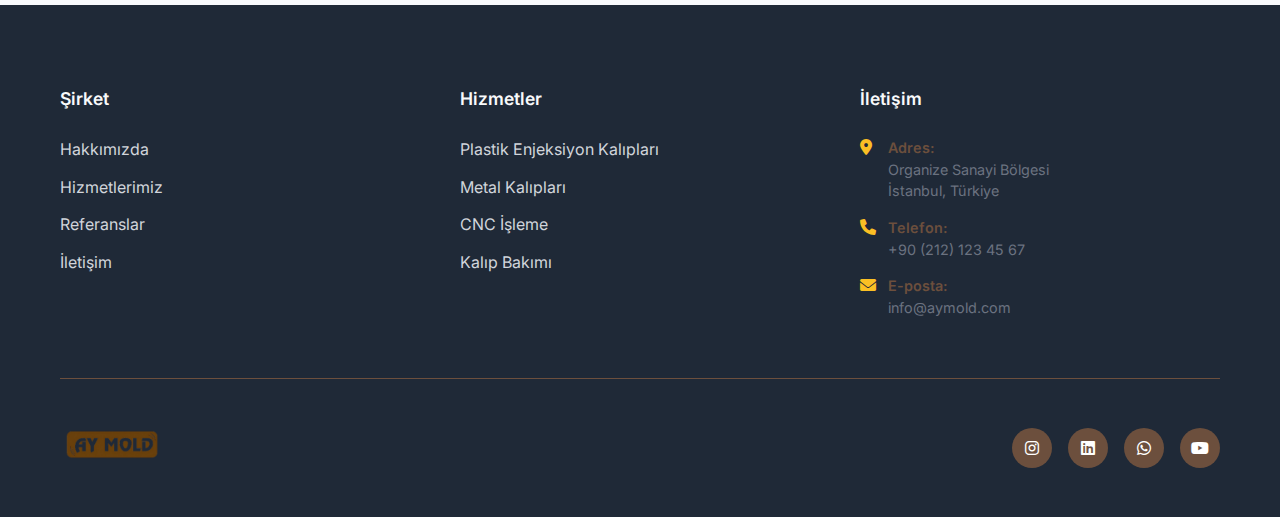
<file: services.html>
<!DOCTYPE html>
<html lang="tr">
<head>
    <meta charset="UTF-8">
    <meta name="viewport" content="width=device-width, initial-scale=1.0">
    <title>Hizmetlerimiz - AY MOLD</title>
    <link rel="stylesheet" href="styles.css">
    <link rel="stylesheet" href="https://cdnjs.cloudflare.com/ajax/libs/font-awesome/6.0.0/css/all.min.css">
    <link href="https://fonts.googleapis.com/css2?family=Inter:wght@300;400;500;600;700;800&display=swap" rel="stylesheet">
</head>
<body>
    <!-- Navigation -->
    <nav class="navbar">
        <div class="nav-container">
            <div class="nav-logo">
                <a href="index.html">
                    <img src="images/aymold1.png" alt="AY MOLD">
                </a>
            </div>
            <div class="nav-menu">
                <ul class="nav-list">
                    <li class="nav-item"><a href="index.html" class="nav-link" data-translate="nav-home">Ana Sayfa</a></li>
                    <li class="nav-item"><a href="services.html" class="nav-link active" data-translate="nav-services">Hizmetler</a></li>
                    <li class="nav-item"><a href="about.html" class="nav-link" data-translate="nav-about">Hakkımızda</a></li>
                    <li class="nav-item"><a href="index.html#contact" class="nav-link" data-translate="nav-contact">İletişim</a></li>
                </ul>
                <!-- Mobile social links -->
                <div class="social-links mobile-social-links">
                    <a href="https://www.instagram.com/ay.mold/" class="social-link" target="_blank" rel="noopener noreferrer">
                        <i class="fab fa-instagram"></i>
                        <span data-translate="social-instagram">Instagram</span>
                    </a>
                    <a href="#" class="social-link">
                        <i class="fab fa-whatsapp"></i>
                        <span data-translate="social-whatsapp">WhatsApp</span>
                    </a>
                </div>
            </div>
            <div class="nav-actions">
                <div class="language-selector">
                    <span class="current-lang">
                        <img src="images/turkey.png" alt="TR" class="flag-icon">
                    </span>
                    <i class="fas fa-chevron-down"></i>
                    <div class="language-dropdown">
                        <div class="lang-option active" data-lang="tr">
                            <span><img src="images/turkey.png" alt="TR" class="flag-icon"></span>
                            <span>TR</span>
                        </div>
                        <div class="lang-option" data-lang="en">
                            <span><img src="images/flag.png" alt="EN" class="flag-icon"></span>
                            <span>EN</span>
                        </div>
                        <div class="lang-option" data-lang="ru">
                            <span><img src="images/russia.png" alt="RU" class="flag-icon"></span>
                            <span>RU</span>
                        </div>
                    </div>
                </div>
                <div class="social-links">
                    <a href="https://www.instagram.com/ay.mold/" class="social-link" target="_blank" rel="noopener noreferrer">
                        <i class="fab fa-instagram"></i>
                        <span data-translate="social-instagram">Instagram</span>
                    </a>
                    <a href="#" class="social-link">
                        <i class="fab fa-whatsapp"></i>
                        <span data-translate="social-whatsapp">WhatsApp</span>
                    </a>
                </div>
            </div>
            <div class="hamburger">
                <span></span>
                <span></span>
                <span></span>
            </div>
        </div>
    </nav>

    <!-- Hero Section -->
    <section class="services-hero">
        <div class="container">
            <div class="services-hero-content">
                <h1 data-translate="services-title">Hizmetlerimiz</h1>
                <p data-translate="services-subtitle">Kalıp üretimi ve CNC işleme çözümleri</p>
            </div>
        </div>
    </section>

    <!-- Main Services -->
    <section class="main-services">
        <div class="container">
            <div class="section-header">
                <h2 data-translate="main-services-title">Ana Hizmetlerimiz</h2>
                <p data-translate="main-services-subtitle">20 yıllık deneyimimizle sunduğumuz çözümler</p>
            </div>
            <div class="services-grid">
                <div class="service-card">
                    <div class="service-icon">
                        <i class="fas fa-cube"></i>
                    </div>
                    <h3 data-translate="service-plastic-title">Plastik Enjeksiyon Kalıpları</h3>
                    <p data-translate="service-plastic-desc">Yüksek hassasiyetli plastik enjeksiyon kalıpları üretimi. Kompleks geometriler için uzman çözümler.</p>
                    <a href="#quote-form" class="btn-outline">Teklif Alın</a>
                </div>

                <div class="service-card">
                    <div class="service-icon">
                        <i class="fas fa-cogs"></i>
                    </div>
                    <h3 data-translate="service-metal-title">Metal Kalıpları</h3>
                    <p data-translate="service-metal-desc">Çelik ve alüminyum kalıpları ile metal parça üretimi. Dayanıklı ve uzun ömürlü kalıp çözümleri.</p>
                    <a href="#quote-form" class="btn-outline">Teklif Alın</a>
                </div>

                <div class="service-card">
                    <div class="service-icon">
                        <i class="fas fa-cog"></i>
                    </div>
                    <h3 data-translate="service-cnc-title">CNC İşleme</h3>
                    <p data-translate="service-cnc-desc">5 eksen CNC makineleri ile hassas işleme. Prototip ve seri üretim için profesyonel çözümler.</p>
                    <a href="#quote-form" class="btn-outline">Teklif Alın</a>
                </div>

                <div class="service-card">
                    <div class="service-icon">
                        <i class="fas fa-tools"></i>
                    </div>
                    <h3 data-translate="service-maintenance-title">Kalıp Bakımı</h3>
                    <p data-translate="service-maintenance-desc">Mevcut kalıplarınızın bakımı ve onarımı. Performans optimizasyonu hizmetleri.</p>
                    <a href="#quote-form" class="btn-outline">Teklif Alın</a>
                </div>
            </div>
        </div>
    </section>

    <!-- Industries -->
    <section class="industries">
        <div class="container">
            <div class="section-header">
                <h2 data-translate="industries-title">Hizmet Verdiğimiz Sektörler</h2>
                <p data-translate="industries-subtitle">Farklı sektörlerde uzmanlaşmış çözümler</p>
            </div>
            <div class="industries-grid">
                <div class="industry-card">
                    <div class="industry-icon">
                        <i class="fas fa-car"></i>
                    </div>
                    <h3 data-translate="industry-automotive-title">Otomotiv</h3>
                    <p data-translate="industry-automotive-desc">Otomotiv sektörü için hassas kalıp üretimi ve parça çözümleri.</p>
                </div>

                <div class="industry-card">
                    <div class="industry-icon">
                        <i class="fas fa-microchip"></i>
                    </div>
                    <h3 data-translate="industry-electronics-title">Elektronik</h3>
                    <p data-translate="industry-electronics-desc">Elektronik cihazlar için özel kalıp tasarımları ve üretimi.</p>
                </div>

                <div class="industry-card">
                    <div class="industry-icon">
                        <i class="fas fa-heartbeat"></i>
                    </div>
                    <h3 data-translate="industry-medical-title">Medikal</h3>
                    <p data-translate="industry-medical-desc">Medikal cihazlar için hijyenik ve hassas kalıp çözümleri.</p>
                </div>

                <div class="industry-card">
                    <div class="industry-icon">
                        <i class="fas fa-plane"></i>
                    </div>
                    <h3 data-translate="industry-aviation-title">Havacılık</h3>
                    <p data-translate="industry-aviation-desc">Havacılık sektörü için yüksek kaliteli ve güvenilir kalıplar.</p>
                </div>
            </div>
        </div>
    </section>

    <!-- Quote Form Section -->
    <section class="quote-form" id="quote-form">
        <div class="container">
            <div class="form-content">
                <div class="form-header">
                    <h2 data-translate="quote-title">Ücretsiz Teklif Alın</h2>
                    <p data-translate="quote-subtitle">Projeniz için özel kalıp çözümlerimiz hakkında bilgi almak için formu doldurun. 24 saat içinde size dönüş yapacağız.</p>
                </div>
                <form class="quote-form-container" action="https://formspree.io/f/xyzpdlpq" method="POST" enctype="multipart/form-data">
                    <div class="form-row">
                        <div class="form-group">
                            <label for="name" data-translate="form-name">Ad Soyad *</label>
                            <input type="text" id="name" name="name" required>
                        </div>
                        <div class="form-group">
                            <label for="company" data-translate="form-company">Firma Adı *</label>
                            <input type="text" id="company" name="company" required>
                        </div>
                    </div>
                    <div class="form-row">
                        <div class="form-group">
                            <label for="email" data-translate="form-email">E-posta *</label>
                            <input type="email" id="email" name="email" required>
                        </div>
                        <div class="form-group">
                            <label for="phone" data-translate="form-phone">Telefon *</label>
                            <input type="tel" id="phone" name="phone" required>
                        </div>
                    </div>
                    <div class="form-row">
                        <div class="form-group">
                            <label for="service" data-translate="form-service">Hizmet Türü</label>
                            <select id="service" name="service">
                                <option value="" data-translate="form-service-select">Hizmet Seçiniz</option>
                                <option value="plastic-mold" data-translate="form-service-plastic">Plastik Enjeksiyon Kalıbı</option>
                                <option value="metal-mold" data-translate="form-service-metal">Metal Kalıbı</option>
                                <option value="cnc-machining" data-translate="form-service-cnc">CNC İşleme</option>
                                <option value="mold-maintenance" data-translate="form-service-maintenance">Kalıp Bakımı</option>
                            </select>
                        </div>
                        <div class="form-group">
                            <label for="quantity" data-translate="form-quantity">Adet</label>
                            <input type="number" id="quantity" name="quantity" data-translate-placeholder="form-quantity-placeholder" placeholder="Üretim adedi">
                        </div>
                    </div>
                    <div class="form-group full-width">
                        <label for="description" data-translate="form-description">Proje Açıklaması *</label>
                        <textarea id="description" name="description" rows="4" data-translate-placeholder="form-description-placeholder" placeholder="Kalıp ihtiyacınızı detaylandırın..." required></textarea>
                    </div>
                    <div class="form-group full-width">
                        <label for="file" data-translate="form-file">Dosya Ekle (Opsiyonel)</label>
                        <input type="file" id="file" name="file" accept=".pdf,.dwg,.step,.stl">
                        <small data-translate="form-file-note">PDF, DWG, STEP, STL dosyaları kabul edilir (Max: 10MB)</small>
                    </div>
                    <div class="form-submit">
                        <button type="submit" class="btn-primary btn-large" data-translate="form-submit">Teklif İste</button>
                    </div>
                </form>
            </div>
        </div>
    </section>

    <!-- Footer -->
    <footer class="footer">
        <div class="container">
            <div class="footer-content">
                <div class="footer-section">
                    <h4 data-translate="footer-company-title">Şirket</h4>
                    <ul>
                        <li><a href="about.html" data-translate="footer-company-about">Hakkımızda</a></li>
                        <li><a href="services.html" data-translate="footer-services">Hizmetlerimiz</a></li>
                        <li><a href="#" data-translate="footer-company-references">Referanslar</a></li>
                        <li><a href="#" data-translate="footer-contact">İletişim</a></li>
                    </ul>
                </div>
                <div class="footer-section">
                    <h4 data-translate="footer-services-title">Hizmetler</h4>
                    <ul>
                        <li><a href="#" data-translate="footer-services-plastic">Plastik Enjeksiyon Kalıpları</a></li>
                        <li><a href="#" data-translate="footer-services-metal">Metal Kalıpları</a></li>
                        <li><a href="#" data-translate="footer-services-cnc">CNC İşleme</a></li>
                        <li><a href="#" data-translate="footer-services-maintenance">Kalıp Bakımı</a></li>
                    </ul>
                </div>
                <div class="footer-section">
                    <h4 data-translate="footer-contact-title">İletişim</h4>
                    <div class="contact-info">
                        <div class="contact-item">
                            <i class="fas fa-map-marker-alt"></i>
                            <div>
                                <strong data-translate="footer-contact-address">Adres:</strong><br>
                                <span data-translate="footer-contact-address-text">Organize Sanayi Bölgesi</span><br>
                                <span data-translate="footer-contact-address-text-2">İstanbul, Türkiye</span>
                            </div>
                        </div>
                        <div class="contact-item">
                            <i class="fas fa-phone"></i>
                            <div>
                                <strong data-translate="footer-contact-phone">Telefon:</strong><br>
                                <a href="tel:+902121234567">+90 (212) 123 45 67</a>
                            </div>
                        </div>
                        <div class="contact-item">
                            <i class="fas fa-envelope"></i>
                            <div>
                                <strong data-translate="footer-contact-email">E-posta:</strong><br>
                                <a href="mailto:info@aymold.com">info@aymold.com</a>
                            </div>
                        </div>
                    </div>
                </div>
            </div>
            <div class="footer-bottom">
                <div class="footer-logo">
                    <a href="index.html">
                        <img src="images/aymold1.png" alt="AY MOLD">
                    </a>
                </div>
                <div class="footer-social">
                    <a href="https://www.instagram.com/ay.mold/" target="_blank" rel="noopener noreferrer"><i class="fab fa-instagram"></i></a>
                    <a href="#"><i class="fab fa-linkedin"></i></a>
                    <a href="#"><i class="fab fa-whatsapp"></i></a>
                    <a href="#"><i class="fab fa-youtube"></i></a>
                </div>
            </div>
        </div>
    </footer>

    <script src="script.js"></script>
</body>
</html>
</file>
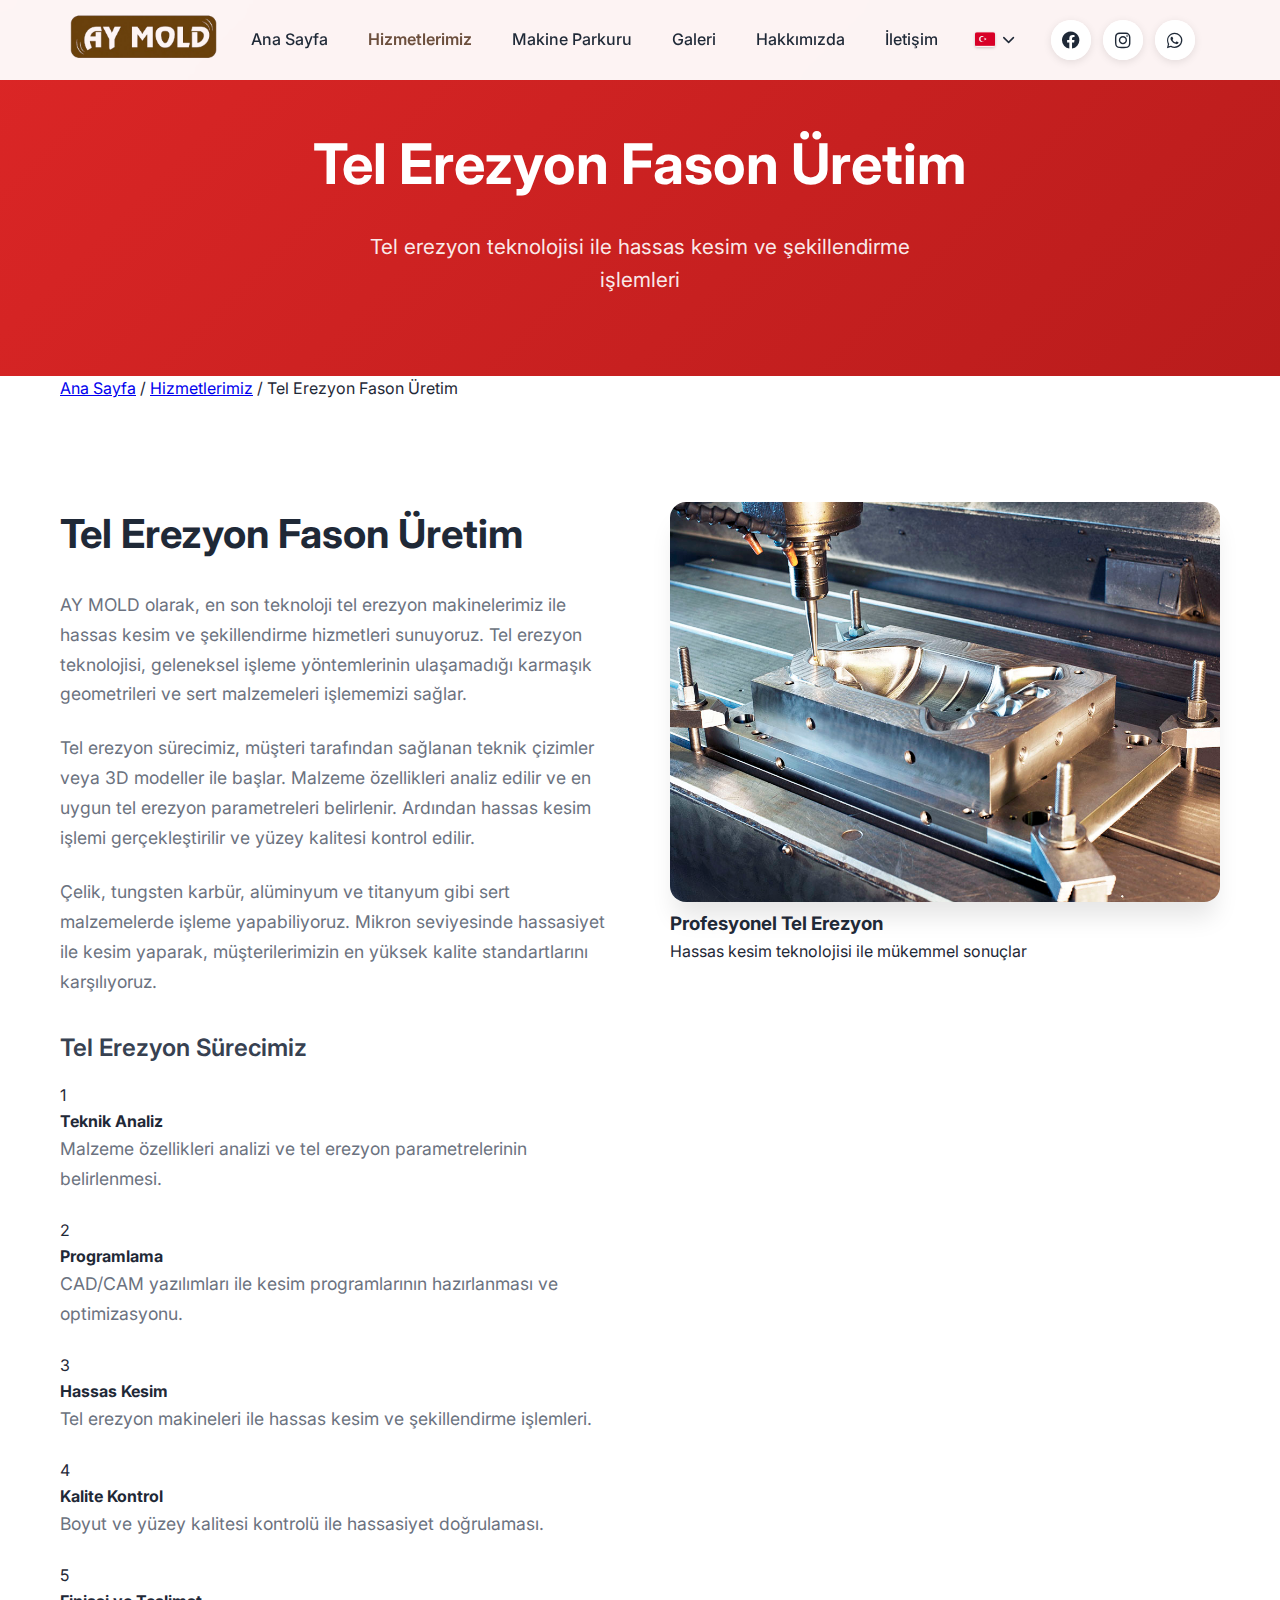
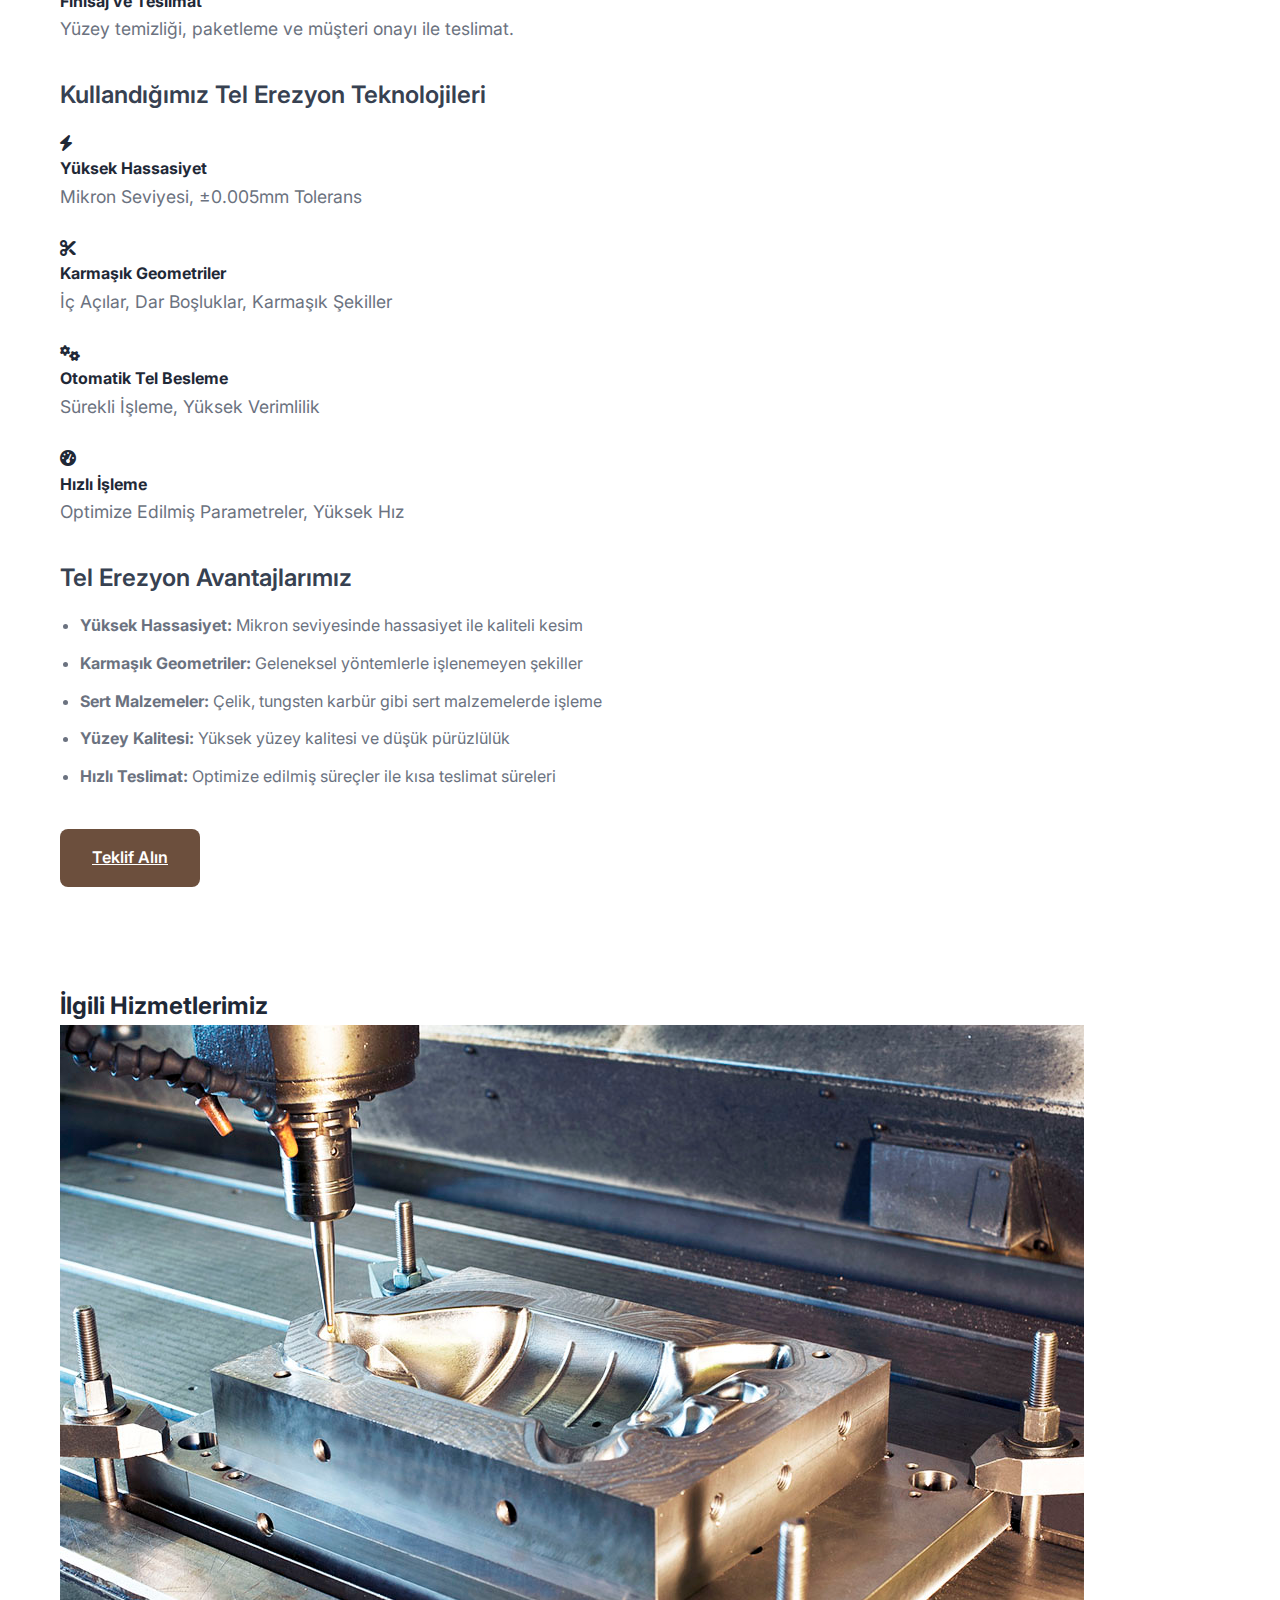
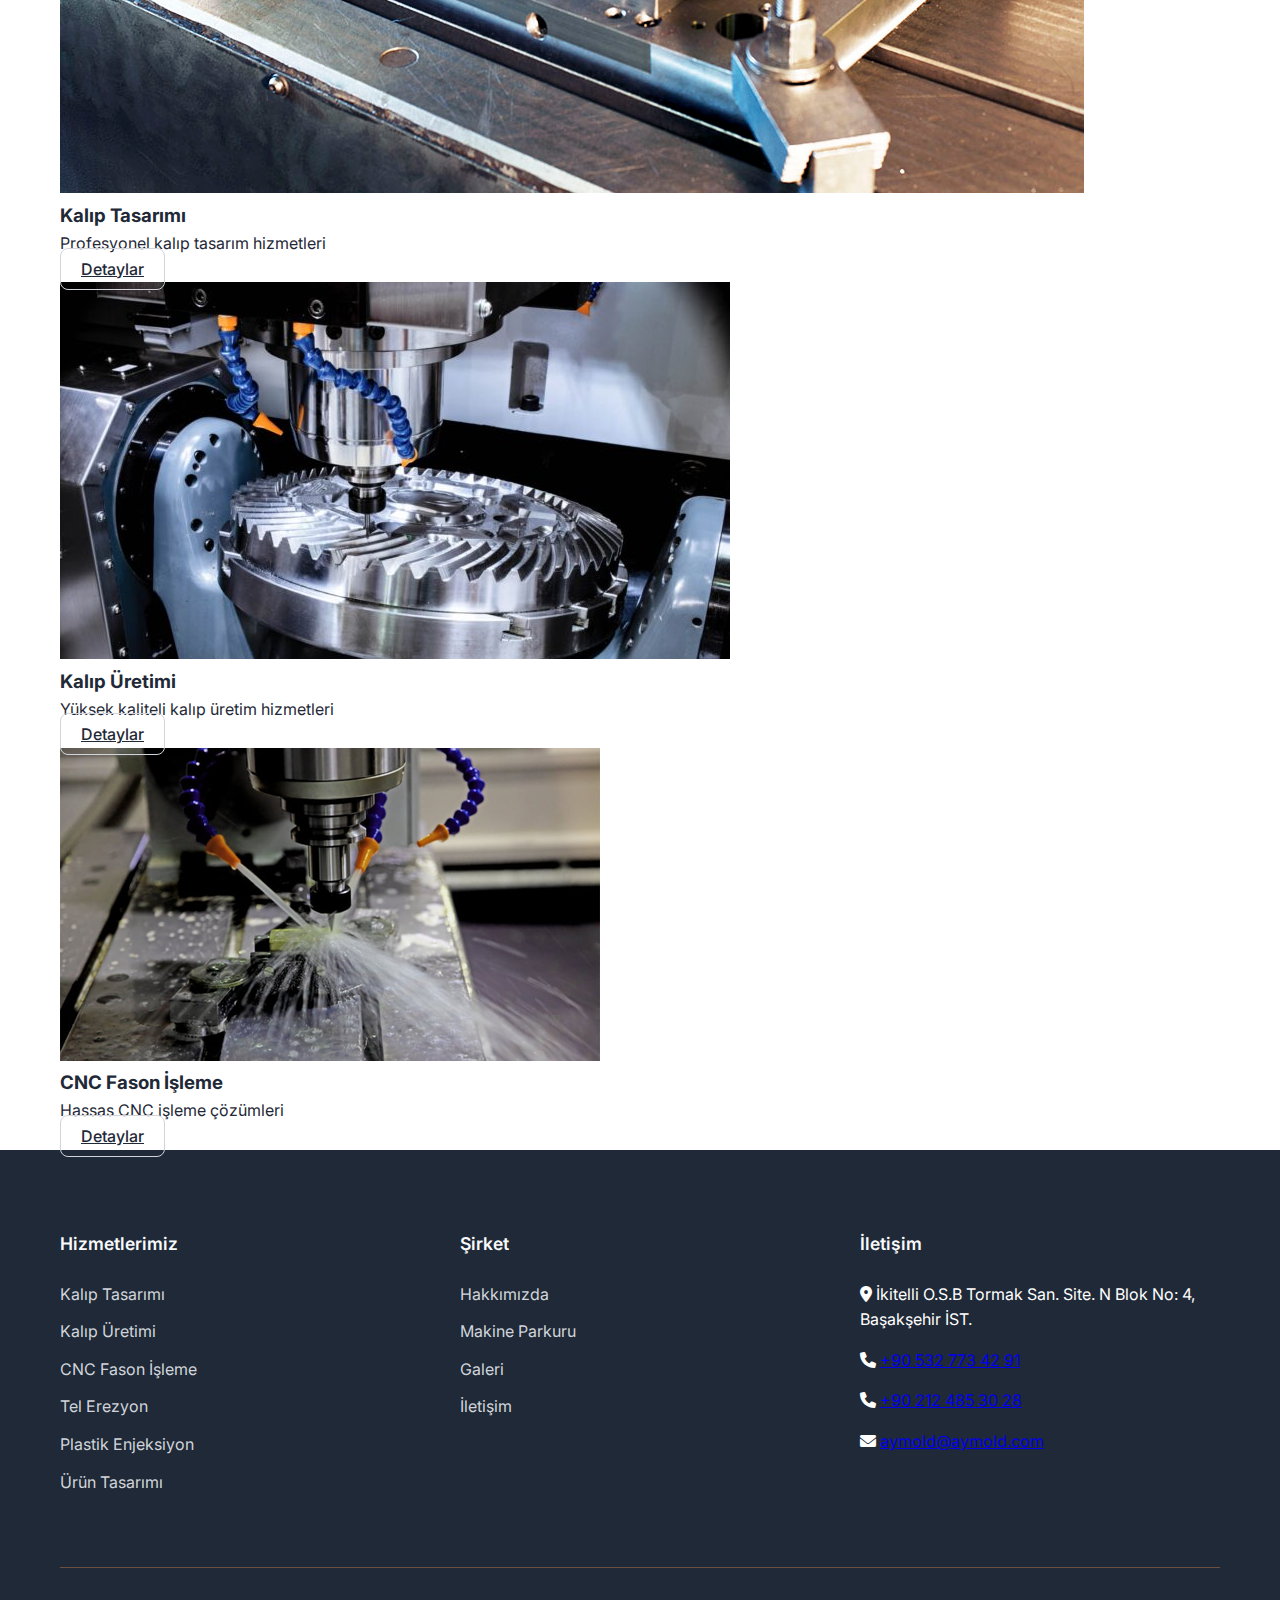
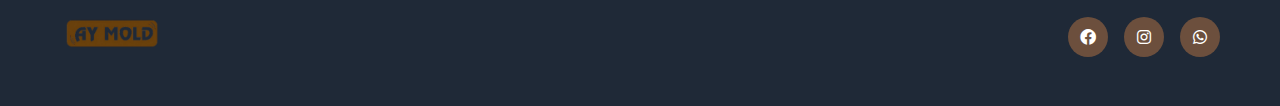
<file: tel-erezyon.html>
<!DOCTYPE html>
<html lang="tr">
<head>
    <meta charset="UTF-8">
    <meta name="viewport" content="width=device-width, initial-scale=1.0">
    <title>Tel Erezyon Fason Üretim - AY MOLD</title>
    <link rel="stylesheet" href="styles.css">
    <link rel="stylesheet" href="https://cdnjs.cloudflare.com/ajax/libs/font-awesome/6.0.0/css/all.min.css">
    <link href="https://fonts.googleapis.com/css2?family=Inter:wght@300;400;500;600;700;800&display=swap" rel="stylesheet">
</head>
<body>
    <!-- Navigation -->
    <nav class="navbar">
        <div class="nav-container">
            <div class="nav-logo">
                <a href="index.html">
                    <img src="images/aymold1.png" alt="AY MOLD">
                </a>
            </div>
            <div class="nav-menu">
                <ul class="nav-list">
                    <li class="nav-item"><a href="index.html" class="nav-link" data-translate="nav.home">Ana Sayfa</a></li>
                    <li class="nav-item dropdown">
                        <a href="services.html" class="nav-link active" data-translate="nav.services">Hizmetlerimiz</a>
                        <ul class="dropdown-menu">
                            <li><a href="kalip-tasarimi.html" data-translate="nav.mold_design">Kalıp Tasarımı</a></li>
                            <li><a href="kalip-uretimi.html" data-translate="nav.mold_production">Kalıp Üretimi</a></li>
                            <li><a href="cnc-fason.html" data-translate="nav.cnc_outsourcing">CNC Fason İşleme</a></li>
                            <li><a href="tel-erezyon.html" data-translate="nav.wire_erosion">Tel Erezyon Fason Üretim</a></li>
                            <li><a href="plastik-enjeksiyon.html" data-translate="nav.plastic_injection">Plastik Enjeksiyon Fason Baskı</a></li>
                            <li><a href="urun-tasarimi.html" data-translate="nav.product_design">Ürün Tasarımı</a></li>
                        </ul>
                    </li>
                    <li class="nav-item"><a href="machines.html" class="nav-link" data-translate="nav.machines">Makine Parkuru</a></li>
                    <li class="nav-item"><a href="gallery.html" class="nav-link" data-translate="nav.gallery">Galeri</a></li>
                    <li class="nav-item"><a href="about.html" class="nav-link" data-translate="nav.about">Hakkımızda</a></li>
                    <li class="nav-item"><a href="contact.html" class="nav-link" data-translate="nav.contact">İletişim</a></li>
                </ul>
                <!-- Mobile social links -->
                <div class="social-links mobile-social-links">
                    <a href="https://www.facebook.com/people/AY-Mold/pfbid02Nc9dpDcgGUP4awhM8aVFXAfyiAogqTNmR2GP5zFwbUJHRZWYuxKxAYCf7iptatwZl/?mibextid=LQQJ4d" class="social-link" target="_blank" rel="noopener noreferrer">
                        <i class="fab fa-facebook"></i>
                    </a>
                    <a href="https://www.instagram.com/ay.mold/" class="social-link" target="_blank" rel="noopener noreferrer">
                        <i class="fab fa-instagram"></i>
                    </a>
                    <a href="https://wa.me/905327734291" class="social-link" target="_blank" rel="noopener noreferrer">
                        <i class="fab fa-whatsapp"></i>
                    </a>
                </div>
            </div>
            <!-- Language selector moved outside nav-actions for mobile visibility -->
            <div class="language-selector">
                <span class="current-lang">
                    <img src="images/turkey.png" alt="TR" class="flag-icon">
                </span>
                <i class="fas fa-chevron-down"></i>
                <div class="language-dropdown">
                    <div class="lang-option active" data-lang="tr">
                        <span><img src="images/turkey.png" alt="TR" class="flag-icon"></span>
                        <span>TR</span>
                    </div>
                    <div class="lang-option" data-lang="en">
                        <span><img src="images/flag.png" alt="EN" class="flag-icon"></span>
                        <span>EN</span>
                    </div>
                    <div class="lang-option" data-lang="ru">
                        <span><img src="images/russia.png" alt="RU" class="flag-icon"></span>
                        <span>RU</span>
                    </div>
                </div>
            </div>
            <div class="nav-actions">
                <div class="social-links">
                    <a href="https://www.facebook.com/people/AY-Mold/pfbid02Nc9dpDcgGUP4awhM8aVFXAfyiAogqTNmR2GP5zFwbUJHRZWYuxKxAYCf7iptatwZl/?mibextid=LQQJ4d" class="social-link" target="_blank" rel="noopener noreferrer">
                        <i class="fab fa-facebook"></i>
                    </a>
                    <a href="https://www.instagram.com/ay.mold/" class="social-link" target="_blank" rel="noopener noreferrer">
                        <i class="fab fa-instagram"></i>
                    </a>
                    <a href="https://wa.me/905327734291" class="social-link" target="_blank" rel="noopener noreferrer">
                        <i class="fab fa-whatsapp"></i>
                    </a>
                </div>
            </div>
            <div class="hamburger">
                <span></span>
                <span></span>
                <span></span>
            </div>
        </div>
    </nav>

    <!-- Hero Section -->
    <section class="service-hero">
        <div class="container">
            <div class="service-hero-content">
                <h1 data-translate="wire_erosion.title">Tel Erezyon Fason Üretim</h1>
                <p data-translate="wire_erosion.subtitle">Tel erezyon teknolojisi ile hassas kesim ve şekillendirme işlemleri</p>
            </div>
        </div>
    </section>

    <!-- Breadcrumb Navigation -->
    <section class="breadcrumb-section">
        <div class="container">
            <nav class="breadcrumb-nav">
                <a href="index.html" data-translate="breadcrumb.home">Ana Sayfa</a>
                <span class="separator">/</span>
                <a href="services.html" data-translate="breadcrumb.services">Hizmetlerimiz</a>
                <span class="separator">/</span>
                <span class="current" data-translate="breadcrumb.wire_erosion">Tel Erezyon Fason Üretim</span>
            </nav>
        </div>
    </section>

    <!-- Service Content -->
    <section class="service-content-section">
        <div class="container">
            <div class="service-content-grid">
                <div class="service-content-text">
                    <h2 data-translate="wire_erosion.main_title">Tel Erezyon Fason Üretim</h2>
                    
                    <p data-translate="wire_erosion.description_1">AY MOLD olarak, en son teknoloji tel erezyon makinelerimiz ile hassas kesim ve şekillendirme hizmetleri sunuyoruz. Tel erezyon teknolojisi, geleneksel işleme yöntemlerinin ulaşamadığı karmaşık geometrileri ve sert malzemeleri işlememizi sağlar.</p>
                    
                    <p data-translate="wire_erosion.description_2">Tel erezyon sürecimiz, müşteri tarafından sağlanan teknik çizimler veya 3D modeller ile başlar. Malzeme özellikleri analiz edilir ve en uygun tel erezyon parametreleri belirlenir. Ardından hassas kesim işlemi gerçekleştirilir ve yüzey kalitesi kontrol edilir.</p>
                    
                    <p data-translate="wire_erosion.description_3">Çelik, tungsten karbür, alüminyum ve titanyum gibi sert malzemelerde işleme yapabiliyoruz. Mikron seviyesinde hassasiyet ile kesim yaparak, müşterilerimizin en yüksek kalite standartlarını karşılıyoruz.</p>

                    <h3 data-translate="wire_erosion.process_title">Tel Erezyon Sürecimiz</h3>
                    <div class="process-steps-detailed">
                        <div class="process-step-detailed">
                            <div class="step-number-detailed">1</div>
                            <div class="step-content-detailed">
                                <h4 data-translate="wire_erosion.step1_title">Teknik Analiz</h4>
                                <p data-translate="wire_erosion.step1_description">Malzeme özellikleri analizi ve tel erezyon parametrelerinin belirlenmesi.</p>
                            </div>
                        </div>
                        
                        <div class="process-step-detailed">
                            <div class="step-number-detailed">2</div>
                            <div class="step-content-detailed">
                                <h4 data-translate="wire_erosion.step2_title">Programlama</h4>
                                <p data-translate="wire_erosion.step2_description">CAD/CAM yazılımları ile kesim programlarının hazırlanması ve optimizasyonu.</p>
                            </div>
                        </div>
                        
                        <div class="process-step-detailed">
                            <div class="step-number-detailed">3</div>
                            <div class="step-content-detailed">
                                <h4 data-translate="wire_erosion.step3_title">Hassas Kesim</h4>
                                <p data-translate="wire_erosion.step3_description">Tel erezyon makineleri ile hassas kesim ve şekillendirme işlemleri.</p>
                            </div>
                        </div>
                        
                        <div class="process-step-detailed">
                            <div class="step-number-detailed">4</div>
                            <div class="step-content-detailed">
                                <h4 data-translate="wire_erosion.step4_title">Kalite Kontrol</h4>
                                <p data-translate="wire_erosion.step4_description">Boyut ve yüzey kalitesi kontrolü ile hassasiyet doğrulaması.</p>
                            </div>
                        </div>
                        
                        <div class="process-step-detailed">
                            <div class="step-number-detailed">5</div>
                            <div class="step-content-detailed">
                                <h4 data-translate="wire_erosion.step5_title">Finisaj ve Teslimat</h4>
                                <p data-translate="wire_erosion.step5_description">Yüzey temizliği, paketleme ve müşteri onayı ile teslimat.</p>
                            </div>
                        </div>
                    </div>

                    <h3 data-translate="wire_erosion.technology_title">Kullandığımız Tel Erezyon Teknolojileri</h3>
                    <div class="technology-grid">
                        <div class="technology-item">
                            <i class="fas fa-bolt"></i>
                            <h4 data-translate="wire_erosion.tech1_title">Yüksek Hassasiyet</h4>
                            <p data-translate="wire_erosion.tech1_description">Mikron Seviyesi, ±0.005mm Tolerans</p>
                        </div>
                        <div class="technology-item">
                            <i class="fas fa-cut"></i>
                            <h4 data-translate="wire_erosion.tech2_title">Karmaşık Geometriler</h4>
                            <p data-translate="wire_erosion.tech2_description">İç Açılar, Dar Boşluklar, Karmaşık Şekiller</p>
                        </div>
                        <div class="technology-item">
                            <i class="fas fa-cogs"></i>
                            <h4 data-translate="wire_erosion.tech3_title">Otomatik Tel Besleme</h4>
                            <p data-translate="wire_erosion.tech3_description">Sürekli İşleme, Yüksek Verimlilik</p>
                        </div>
                        <div class="technology-item">
                            <i class="fas fa-tachometer-alt"></i>
                            <h4 data-translate="wire_erosion.tech4_title">Hızlı İşleme</h4>
                            <p data-translate="wire_erosion.tech4_description">Optimize Edilmiş Parametreler, Yüksek Hız</p>
                        </div>
                    </div>

                    <h3 data-translate="wire_erosion.advantages_title">Tel Erezyon Avantajlarımız</h3>
                    <ul class="advantages-list">
                        <li><strong data-translate="wire_erosion.advantage1_label">Yüksek Hassasiyet:</strong> <span data-translate="wire_erosion.advantage1_description">Mikron seviyesinde hassasiyet ile kaliteli kesim</span></li>
                        <li><strong data-translate="wire_erosion.advantage2_label">Karmaşık Geometriler:</strong> <span data-translate="wire_erosion.advantage2_description">Geleneksel yöntemlerle işlenemeyen şekiller</span></li>
                        <li><strong data-translate="wire_erosion.advantage3_label">Sert Malzemeler:</strong> <span data-translate="wire_erosion.advantage3_description">Çelik, tungsten karbür gibi sert malzemelerde işleme</span></li>
                        <li><strong data-translate="wire_erosion.advantage4_label">Yüzey Kalitesi:</strong> <span data-translate="wire_erosion.advantage4_description">Yüksek yüzey kalitesi ve düşük pürüzlülük</span></li>
                        <li><strong data-translate="wire_erosion.advantage5_label">Hızlı Teslimat:</strong> <span data-translate="wire_erosion.advantage5_description">Optimize edilmiş süreçler ile kısa teslimat süreleri</span></li>
                    </ul>

                    <div class="service-cta">
                        <a href="contact.html" class="btn-primary btn-large" data-translate="wire_erosion.quote_button">Teklif Alın</a>
                        <a href="services.html" class="btn-outline btn-large" data-translate="wire_erosion.all_services_button">Tüm Hizmetler</a>
                    </div>
                </div>
                <div class="service-content-image">
                    <img src="images/mold1.jpg" alt="Tel Erezyon Fason Üretim">
                    <div class="image-overlay">
                        <h3 data-translate="wire_erosion.overlay_title">Profesyonel Tel Erezyon</h3>
                        <p data-translate="wire_erosion.overlay_subtitle">Hassas kesim teknolojisi ile mükemmel sonuçlar</p>
                    </div>
                </div>
            </div>
        </div>
    </section>

    <!-- Related Services -->
    <section class="related-services">
        <div class="container">
            <h2 data-translate="wire_erosion.related_services_title">İlgili Hizmetlerimiz</h2>
            <div class="related-services-grid">
                <div class="related-service-card">
                    <img src="images/mold1.jpg" alt="Kalıp Tasarımı">
                    <h3 data-translate="wire_erosion.related1_title">Kalıp Tasarımı</h3>
                    <p data-translate="wire_erosion.related1_description">Profesyonel kalıp tasarım hizmetleri</p>
                    <a href="kalip-tasarimi.html" class="btn-secondary" data-translate="wire_erosion.related1_button">Detaylar</a>
                </div>
                <div class="related-service-card">
                    <img src="images/mold2.jpg" alt="Kalıp Üretimi">
                    <h3 data-translate="wire_erosion.related2_title">Kalıp Üretimi</h3>
                    <p data-translate="wire_erosion.related2_description">Yüksek kaliteli kalıp üretim hizmetleri</p>
                    <a href="kalip-uretimi.html" class="btn-secondary" data-translate="wire_erosion.related2_button">Detaylar</a>
                </div>
                <div class="related-service-card">
                    <img src="images/mold3.jpg" alt="CNC Fason İşleme">
                    <h3 data-translate="wire_erosion.related3_title">CNC Fason İşleme</h3>
                    <p data-translate="wire_erosion.related3_description">Hassas CNC işleme çözümleri</p>
                    <a href="cnc-fason.html" class="btn-secondary" data-translate="wire_erosion.related3_button">Detaylar</a>
                </div>
            </div>
        </div>
    </section>

    <!-- Footer -->
    <footer class="footer">
        <div class="container">
            <div class="footer-content">
                <div class="footer-section">
                    <h4 data-translate="footer.services_title">Hizmetlerimiz</h4>
                    <ul>
                        <li><a href="kalip-tasarimi.html" data-translate="footer.mold_design">Kalıp Tasarımı</a></li>
                        <li><a href="kalip-uretimi.html" data-translate="footer.mold_production">Kalıp Üretimi</a></li>
                        <li><a href="cnc-fason.html" data-translate="footer.cnc_outsourcing">CNC Fason İşleme</a></li>
                        <li><a href="tel-erezyon.html" data-translate="footer.wire_erosion">Tel Erezyon</a></li>
                        <li><a href="plastik-enjeksiyon.html" data-translate="footer.plastic_injection">Plastik Enjeksiyon</a></li>
                        <li><a href="urun-tasarimi.html" data-translate="footer.product_design">Ürün Tasarımı</a></li>
                    </ul>
                </div>
                <div class="footer-section">
                    <h4 data-translate="footer.company_title">Şirket</h4>
                    <ul>
                        <li><a href="about.html" data-translate="footer.about">Hakkımızda</a></li>
                        <li><a href="machines.html" data-translate="footer.machines">Makine Parkuru</a></li>
                        <li><a href="gallery.html" data-translate="footer.gallery">Galeri</a></li>
                        <li><a href="contact.html" data-translate="footer.contact">İletişim</a></li>
                    </ul>
                </div>
                <div class="footer-section">
                    <h4 data-translate="footer.contact_info_title">İletişim</h4>
                    <div class="contact-info">
                        <p><i class="fas fa-map-marker-alt"></i> <span data-translate="footer.address">İkitelli O.S.B Tormak San. Site. N Blok No: 4, Başakşehir İST.</span></p>
                        <p><i class="fas fa-phone"></i> <a href="tel:+905327734291">+90 532 773 42 91</a></p>
                        <p><i class="fas fa-phone"></i> <a href="tel:+902124853028">+90 212 485 30 28</a></p>
                        <p><i class="fas fa-envelope"></i> <a href="mailto:aymold@aymold.com">aymold@aymold.com</a></p>
                    </div>
                </div>
            </div>
            <div class="footer-bottom">
                <div class="footer-logo">
                    <a href="index.html">
                        <img src="images/aymold1.png" alt="AY MOLD">
                    </a>
                </div>
                <div class="footer-social">
                    <a href="https://www.facebook.com/people/AY-Mold/pfbid02Nc9dpDcgGUP4awhM8aVFXAfyiAogqTNmR2GP5zFwbUJHRZWYuxKxAYCf7iptatwZl/?mibextid=LQQJ4d" target="_blank" rel="noopener noreferrer"><i class="fab fa-facebook"></i></a>
                    <a href="https://www.instagram.com/ay.mold/" target="_blank" rel="noopener noreferrer"><i class="fab fa-instagram"></i></a>
                    <a href="https://wa.me/905327734291" target="_blank" rel="noopener noreferrer"><i class="fab fa-whatsapp"></i></a>
                </div>
            </div>
        </div>
    </footer>

    <script src="script.js"></script>
</body>
</html>
</file>
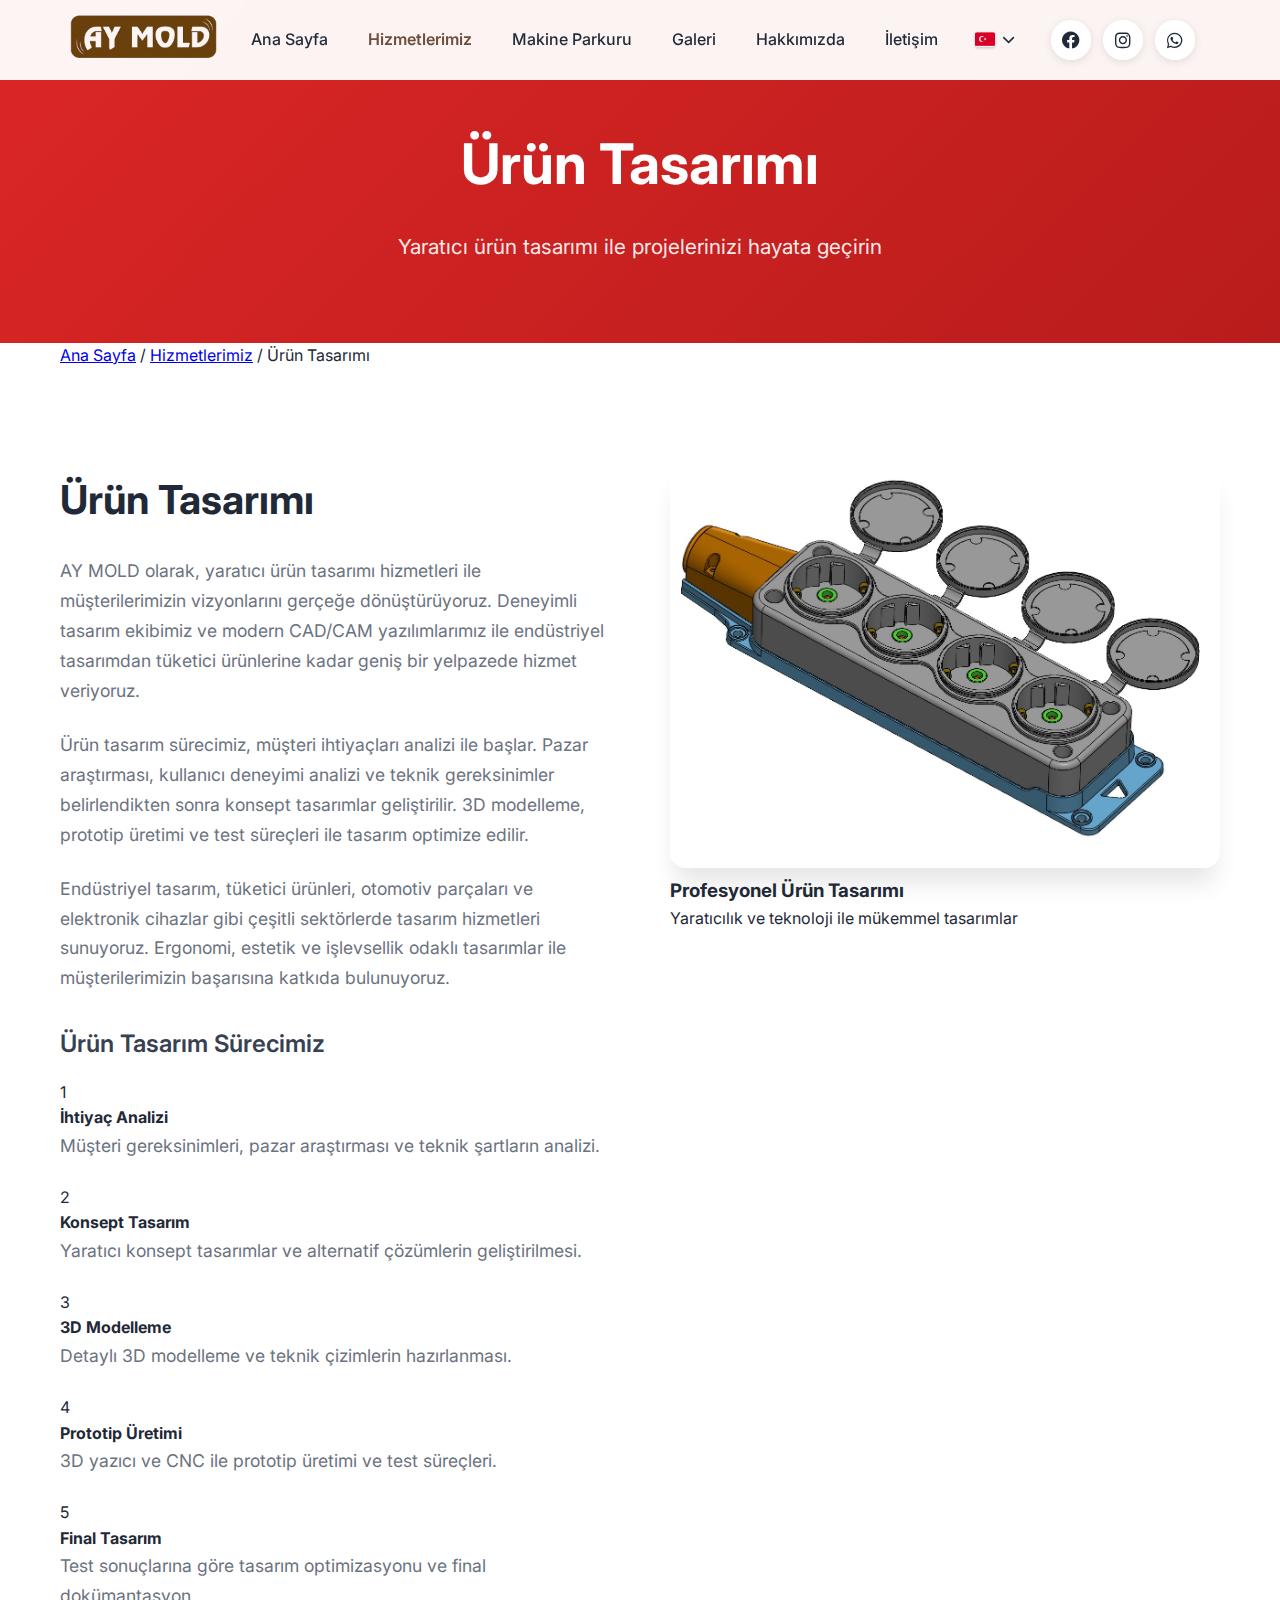
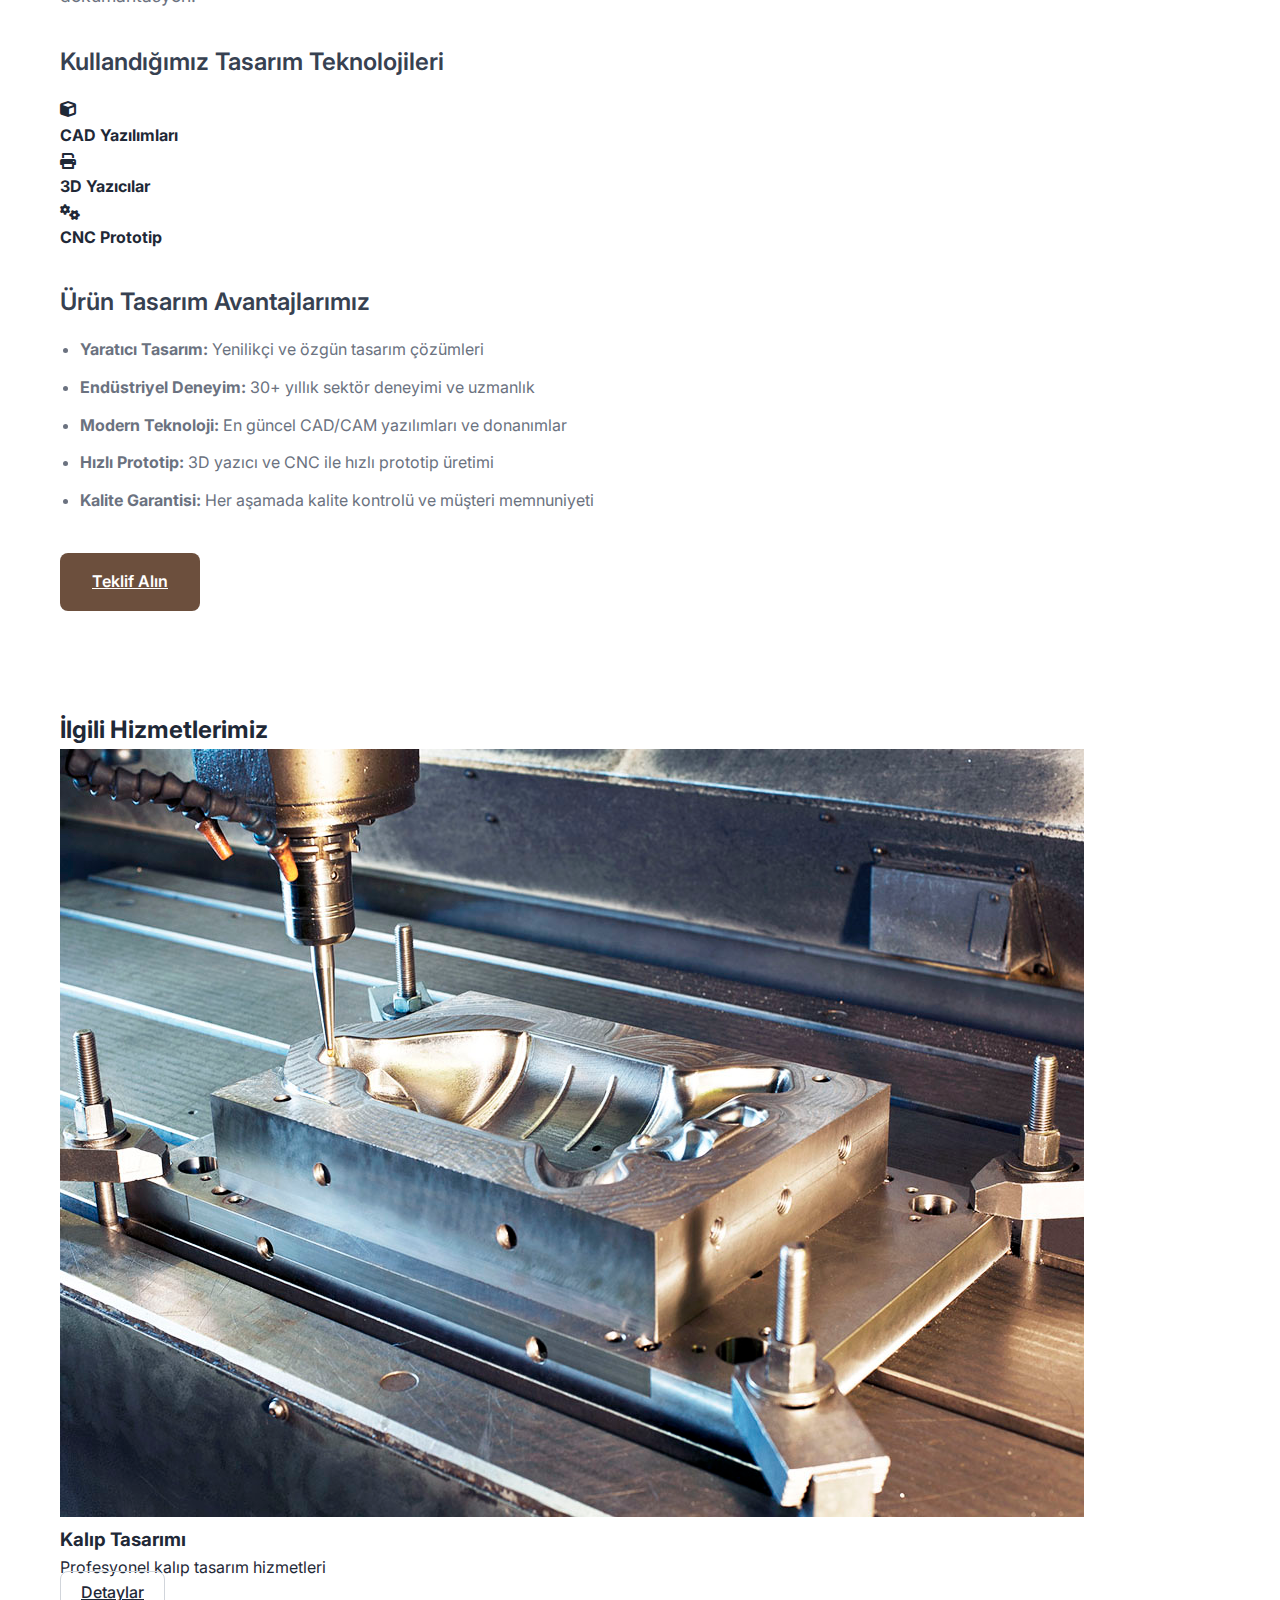
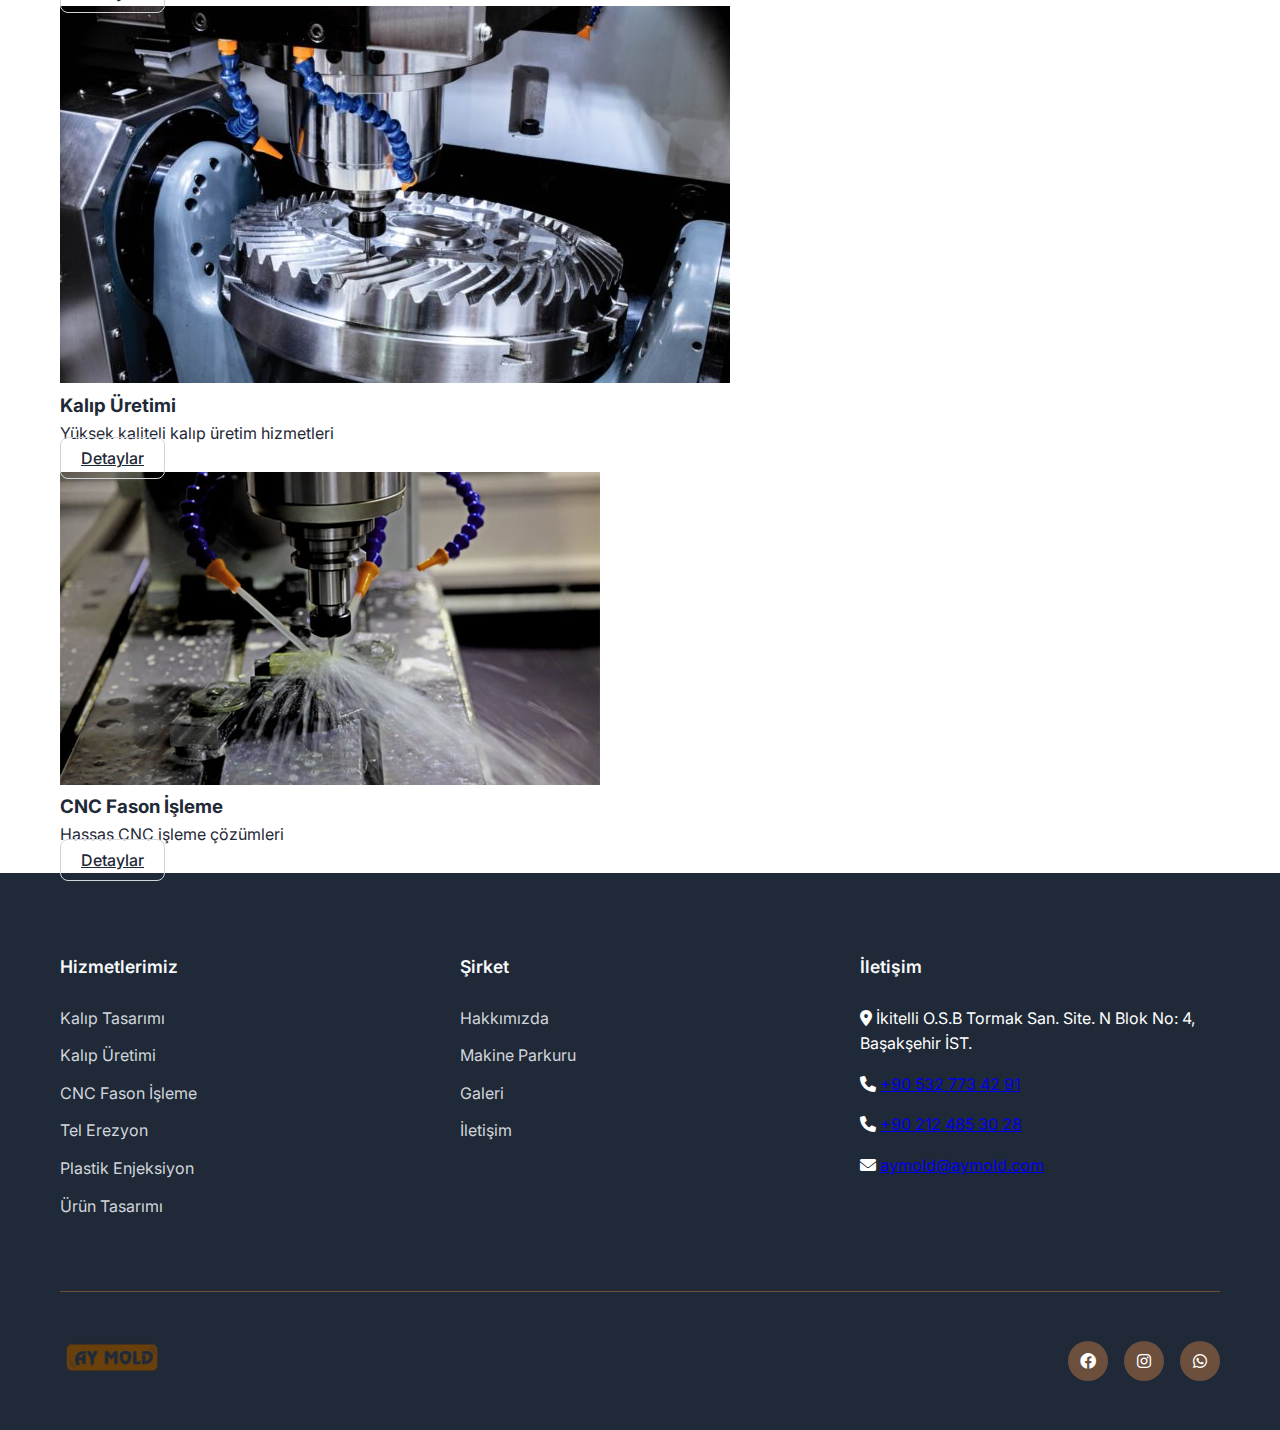
<file: urun-tasarimi.html>
<!DOCTYPE html>
<html lang="tr">
<head>
    <meta charset="UTF-8">
    <meta name="viewport" content="width=device-width, initial-scale=1.0">
    <title>Ürün Tasarımı - AY MOLD</title>
    <link rel="stylesheet" href="styles.css">
    <link rel="stylesheet" href="https://cdnjs.cloudflare.com/ajax/libs/font-awesome/6.0.0/css/all.min.css">
    <link href="https://fonts.googleapis.com/css2?family=Inter:wght@300;400;500;600;700;800&display=swap" rel="stylesheet">
</head>
<body>
    <!-- Navigation -->
    <nav class="navbar">
        <div class="nav-container">
            <div class="nav-logo">
                <a href="index.html">
                    <img src="images/aymold1.png" alt="AY MOLD">
                </a>
            </div>
            <div class="nav-menu">
                <ul class="nav-list">
                    <li class="nav-item"><a href="index.html" class="nav-link" data-translate="nav.home">Ana Sayfa</a></li>
                    <li class="nav-item dropdown">
                        <a href="services.html" class="nav-link active" data-translate="nav.services">Hizmetlerimiz</a>
                        <ul class="dropdown-menu">
                            <li><a href="kalip-tasarimi.html" data-translate="nav.mold_design">Kalıp Tasarımı</a></li>
                            <li><a href="kalip-uretimi.html" data-translate="nav.mold_production">Kalıp Üretimi</a></li>
                            <li><a href="cnc-fason.html" data-translate="nav.cnc_outsourcing">CNC Fason İşleme</a></li>
                            <li><a href="tel-erezyon.html" data-translate="nav.wire_erosion">Tel Erezyon Fason Üretim</a></li>
                            <li><a href="plastik-enjeksiyon.html" data-translate="nav.plastic_injection">Plastik Enjeksiyon Fason Baskı</a></li>
                            <li><a href="urun-tasarimi.html" data-translate="nav.product_design">Ürün Tasarımı</a></li>
                        </ul>
                    </li>
                    <li class="nav-item"><a href="machines.html" class="nav-link" data-translate="nav.machines">Makine Parkuru</a></li>
                    <li class="nav-item"><a href="gallery.html" class="nav-link" data-translate="nav.gallery">Galeri</a></li>
                    <li class="nav-item"><a href="about.html" class="nav-link" data-translate="nav.about">Hakkımızda</a></li>
                    <li class="nav-item"><a href="contact.html" class="nav-link" data-translate="nav.contact">İletişim</a></li>
                </ul>
                <!-- Mobile social links -->
                <div class="social-links mobile-social-links">
                    <a href="https://www.facebook.com/people/AY-Mold/pfbid02Nc9dpDcgGUP4awhM8aVFXAfyiAogqTNmR2GP5zFwbUJHRZWYuxKxAYCf7iptatwZl/?mibextid=LQQJ4d" class="social-link" target="_blank" rel="noopener noreferrer">
                        <i class="fab fa-facebook"></i>
                    </a>
                    <a href="https://www.instagram.com/ay.mold/" class="social-link" target="_blank" rel="noopener noreferrer">
                        <i class="fab fa-instagram"></i>
                    </a>
                    <a href="https://wa.me/905327734291" class="social-link" target="_blank" rel="noopener noreferrer">
                        <i class="fab fa-whatsapp"></i>
                    </a>
                </div>
            </div>
            <!-- Language selector moved outside nav-actions for mobile visibility -->
            <div class="language-selector">
                <span class="current-lang">
                    <img src="images/turkey.png" alt="TR" class="flag-icon">
                </span>
                <i class="fas fa-chevron-down"></i>
                <div class="language-dropdown">
                    <div class="lang-option active" data-lang="tr">
                        <span><img src="images/turkey.png" alt="TR" class="flag-icon"></span>
                        <span>TR</span>
                    </div>
                    <div class="lang-option" data-lang="en">
                        <span><img src="images/flag.png" alt="EN" class="flag-icon"></span>
                        <span>EN</span>
                    </div>
                    <div class="lang-option" data-lang="ru">
                        <span><img src="images/russia.png" alt="RU" class="flag-icon"></span>
                        <span>RU</span>
                    </div>
                </div>
            </div>
            <div class="nav-actions">
                <div class="social-links">
                    <a href="https://www.facebook.com/people/AY-Mold/pfbid02Nc9dpDcgGUP4awhM8aVFXAfyiAogqTNmR2GP5zFwbUJHRZWYuxKxAYCf7iptatwZl/?mibextid=LQQJ4d" class="social-link" target="_blank" rel="noopener noreferrer">
                        <i class="fab fa-facebook"></i>
                    </a>
                    <a href="https://www.instagram.com/ay.mold/" class="social-link" target="_blank" rel="noopener noreferrer">
                        <i class="fab fa-instagram"></i>
                    </a>
                    <a href="https://wa.me/905327734291" class="social-link" target="_blank" rel="noopener noreferrer">
                        <i class="fab fa-whatsapp"></i>
                    </a>
                </div>
            </div>
            <div class="hamburger">
                <span></span>
                <span></span>
                <span></span>
            </div>
        </div>
    </nav>

    <!-- Hero Section -->
    <section class="service-hero">
        <div class="container">
            <div class="service-hero-content">
                <h1 data-translate="product_design.title">Ürün Tasarımı</h1>
                <p data-translate="product_design.subtitle">Yaratıcı ürün tasarımı ile projelerinizi hayata geçirin</p>
            </div>
        </div>
    </section>

    <!-- Breadcrumb Navigation -->
    <section class="breadcrumb-section">
        <div class="container">
            <nav class="breadcrumb-nav">
                <a href="index.html" data-translate="breadcrumb.home">Ana Sayfa</a>
                <span class="separator">/</span>
                <a href="services.html" data-translate="breadcrumb.services">Hizmetlerimiz</a>
                <span class="separator">/</span>
                <span class="current" data-translate="breadcrumb.product_design">Ürün Tasarımı</span>
            </nav>
        </div>
    </section>

    <!-- Service Content -->
    <section class="service-content-section">
        <div class="container">
            <div class="service-content-grid">
                <div class="service-content-text">
                    <h2 data-translate="product_design.main_title">Ürün Tasarımı</h2>
                    
                    <p data-translate="product_design.description_1">AY MOLD olarak, yaratıcı ürün tasarımı hizmetleri ile müşterilerimizin vizyonlarını gerçeğe dönüştürüyoruz. Deneyimli tasarım ekibimiz ve modern CAD/CAM yazılımlarımız ile endüstriyel tasarımdan tüketici ürünlerine kadar geniş bir yelpazede hizmet veriyoruz.</p>
                    
                    <p data-translate="product_design.description_2">Ürün tasarım sürecimiz, müşteri ihtiyaçları analizi ile başlar. Pazar araştırması, kullanıcı deneyimi analizi ve teknik gereksinimler belirlendikten sonra konsept tasarımlar geliştirilir. 3D modelleme, prototip üretimi ve test süreçleri ile tasarım optimize edilir.</p>
                    
                    <p data-translate="product_design.description_3">Endüstriyel tasarım, tüketici ürünleri, otomotiv parçaları ve elektronik cihazlar gibi çeşitli sektörlerde tasarım hizmetleri sunuyoruz. Ergonomi, estetik ve işlevsellik odaklı tasarımlar ile müşterilerimizin başarısına katkıda bulunuyoruz.</p>

                    <h3 data-translate="product_design.process_title">Ürün Tasarım Sürecimiz</h3>
                    <div class="process-steps-detailed">
                        <div class="process-step-detailed">
                            <div class="step-number-detailed">1</div>
                            <div class="step-content-detailed">
                                <h4 data-translate="product_design.step1_title">İhtiyaç Analizi</h4>
                                <p data-translate="product_design.step1_description">Müşteri gereksinimleri, pazar araştırması ve teknik şartların analizi.</p>
                            </div>
                        </div>
                        
                        <div class="process-step-detailed">
                            <div class="step-number-detailed">2</div>
                            <div class="step-content-detailed">
                                <h4 data-translate="product_design.step2_title">Konsept Tasarım</h4>
                                <p data-translate="product_design.step2_description">Yaratıcı konsept tasarımlar ve alternatif çözümlerin geliştirilmesi.</p>
                            </div>
                        </div>
                        
                        <div class="process-step-detailed">
                            <div class="step-number-detailed">3</div>
                            <div class="step-content-detailed">
                                <h4 data-translate="product_design.step3_title">3D Modelleme</h4>
                                <p data-translate="product_design.step3_description">Detaylı 3D modelleme ve teknik çizimlerin hazırlanması.</p>
                            </div>
                        </div>
                        
                        <div class="process-step-detailed">
                            <div class="step-number-detailed">4</div>
                            <div class="step-content-detailed">
                                <h4 data-translate="product_design.step4_title">Prototip Üretimi</h4>
                                <p data-translate="product_design.step4_description">3D yazıcı ve CNC ile prototip üretimi ve test süreçleri.</p>
                            </div>
                        </div>
                        
                        <div class="process-step-detailed">
                            <div class="step-number-detailed">5</div>
                            <div class="step-content-detailed">
                                <h4 data-translate="product_design.step5_title">Final Tasarım</h4>
                                <p data-translate="product_design.step5_description">Test sonuçlarına göre tasarım optimizasyonu ve final dokümantasyon.</p>
                            </div>
                        </div>
                    </div>

                    <h3 data-translate="product_design.technology_title">Kullandığımız Tasarım Teknolojileri</h3>
                    <div class="technology-grid">
                        <div class="technology-item">
                            <i class="fas fa-cube"></i>
                            <h4 data-translate="product_design.tech1_title">CAD Yazılımları</h4>
                        </div>
                        <div class="technology-item">
                            <i class="fas fa-print"></i>
                            <h4 data-translate="product_design.tech2_title">3D Yazıcılar</h4>
                        </div>
                        <div class="technology-item">
                            <i class="fas fa-cogs"></i>
                            <h4 data-translate="product_design.tech3_title">CNC Prototip</h4>
                        </div>
                    </div>

                    <h3 data-translate="product_design.advantages_title">Ürün Tasarım Avantajlarımız</h3>
                    <ul class="advantages-list">
                        <li><strong data-translate="product_design.advantage1_label">Yaratıcı Tasarım:</strong> <span data-translate="product_design.advantage1_description">Yenilikçi ve özgün tasarım çözümleri</span></li>
                        <li><strong data-translate="product_design.advantage2_label">Endüstriyel Deneyim:</strong> <span data-translate="product_design.advantage2_description">30+ yıllık sektör deneyimi ve uzmanlık</span></li>
                        <li><strong data-translate="product_design.advantage3_label">Modern Teknoloji:</strong> <span data-translate="product_design.advantage3_description">En güncel CAD/CAM yazılımları ve donanımlar</span></li>
                        <li><strong data-translate="product_design.advantage4_label">Hızlı Prototip:</strong> <span data-translate="product_design.advantage4_description">3D yazıcı ve CNC ile hızlı prototip üretimi</span></li>
                        <li><strong data-translate="product_design.advantage5_label">Kalite Garantisi:</strong> <span data-translate="product_design.advantage5_description">Her aşamada kalite kontrolü ve müşteri memnuniyeti</span></li>
                    </ul>

                    <div class="service-cta">
                        <a href="contact.html" class="btn-primary btn-large" data-translate="product_design.quote_button">Teklif Alın</a>
                        <a href="services.html" class="btn-outline btn-large" data-translate="product_design.all_services_button">Tüm Hizmetler</a>
                    </div>
                </div>
                <div class="service-content-image">
                    <img src="imagesmachines/uruntasarim.jpg" alt="Ürün Tasarımı">
                    <div class="image-overlay">
                        <h3 data-translate="product_design.overlay_title">Profesyonel Ürün Tasarımı</h3>
                        <p data-translate="product_design.overlay_subtitle">Yaratıcılık ve teknoloji ile mükemmel tasarımlar</p>
                    </div>
                </div>
            </div>
        </div>
    </section>

    <!-- Related Services -->
    <section class="related-services">
        <div class="container">
            <h2 data-translate="product_design.related_services_title">İlgili Hizmetlerimiz</h2>
            <div class="related-services-grid">
                <div class="related-service-card">
                    <img src="images/mold1.jpg" alt="Kalıp Tasarımı">
                    <h3 data-translate="product_design.related1_title">Kalıp Tasarımı</h3>
                    <p data-translate="product_design.related1_description">Profesyonel kalıp tasarım hizmetleri</p>
                    <a href="kalip-tasarimi.html" class="btn-secondary" data-translate="product_design.related1_button">Detaylar</a>
                </div>
                <div class="related-service-card">
                    <img src="images/mold2.jpg" alt="Kalıp Üretimi">
                    <h3 data-translate="product_design.related2_title">Kalıp Üretimi</h3>
                    <p data-translate="product_design.related2_description">Yüksek kaliteli kalıp üretim hizmetleri</p>
                    <a href="kalip-uretimi.html" class="btn-secondary" data-translate="product_design.related2_button">Detaylar</a>
                </div>
                <div class="related-service-card">
                    <img src="images/mold3.jpg" alt="CNC Fason İşleme">
                    <h3 data-translate="product_design.related3_title">CNC Fason İşleme</h3>
                    <p data-translate="product_design.related3_description">Hassas CNC işleme çözümleri</p>
                    <a href="cnc-fason.html" class="btn-secondary" data-translate="product_design.related3_button">Detaylar</a>
                </div>
            </div>
        </div>
    </section>

    <!-- Footer -->
    <footer class="footer">
        <div class="container">
            <div class="footer-content">
                <div class="footer-section">
                    <h4 data-translate="footer.services_title">Hizmetlerimiz</h4>
                    <ul>
                        <li><a href="kalip-tasarimi.html" data-translate="footer.mold_design">Kalıp Tasarımı</a></li>
                        <li><a href="kalip-uretimi.html" data-translate="footer.mold_production">Kalıp Üretimi</a></li>
                        <li><a href="cnc-fason.html" data-translate="footer.cnc_outsourcing">CNC Fason İşleme</a></li>
                        <li><a href="tel-erezyon.html" data-translate="footer.wire_erosion">Tel Erezyon</a></li>
                        <li><a href="plastik-enjeksiyon.html" data-translate="footer.plastic_injection">Plastik Enjeksiyon</a></li>
                        <li><a href="urun-tasarimi.html" data-translate="footer.product_design">Ürün Tasarımı</a></li>
                    </ul>
                </div>
                <div class="footer-section">
                    <h4 data-translate="footer.company_title">Şirket</h4>
                    <ul>
                        <li><a href="about.html" data-translate="footer.about">Hakkımızda</a></li>
                        <li><a href="machines.html" data-translate="footer.machines">Makine Parkuru</a></li>
                        <li><a href="gallery.html" data-translate="footer.gallery">Galeri</a></li>
                        <li><a href="contact.html" data-translate="footer.contact">İletişim</a></li>
                    </ul>
                </div>
                <div class="footer-section">
                    <h4 data-translate="footer.contact_info_title">İletişim</h4>
                    <div class="contact-info">
                        <p><i class="fas fa-map-marker-alt"></i> <span data-translate="footer.address">İkitelli O.S.B Tormak San. Site. N Blok No: 4, Başakşehir İST.</span></p>
                        <p><i class="fas fa-phone"></i> <a href="tel:+905327734291">+90 532 773 42 91</a></p>
                        <p><i class="fas fa-phone"></i> <a href="tel:+902124853028">+90 212 485 30 28</a></p>
                        <p><i class="fas fa-envelope"></i> <a href="mailto:aymold@aymold.com">aymold@aymold.com</a></p>
                    </div>
                </div>
            </div>
            <div class="footer-bottom">
                <div class="footer-logo">
                    <a href="index.html">
                        <img src="images/aymold1.png" alt="AY MOLD">
                    </a>
                </div>
                <div class="footer-social">
                    <a href="https://www.facebook.com/people/AY-Mold/pfbid02Nc9dpDcgGUP4awhM8aVFXAfyiAogqTNmR2GP5zFwbUJHRZWYuxKxAYCf7iptatwZl/?mibextid=LQQJ4d" target="_blank" rel="noopener noreferrer"><i class="fab fa-facebook"></i></a>
                    <a href="https://www.instagram.com/ay.mold/" target="_blank" rel="noopener noreferrer"><i class="fab fa-instagram"></i></a>
                    <a href="https://wa.me/905327734291" target="_blank" rel="noopener noreferrer"><i class="fab fa-whatsapp"></i></a>
                </div>
            </div>
        </div>
    </footer>

    <script src="script.js"></script>
</body>
</html>
</file>
<file: styles.css>
/* Reset and Base Styles */
* {
    margin: 0;
    padding: 0;
    box-sizing: border-box;
}

body {
    font-family: 'Inter', -apple-system, BlinkMacSystemFont, 'Segoe UI', Roboto, sans-serif;
    line-height: 1.6;
    color: #1f2937;
    overflow-x: hidden;
}

.social-links {
    display: flex;
    justify-content: flex-end;
    gap: 20px;
}

.social-link {
    display: flex;
    align-items: center;
    justify-content: center;
    text-decoration: none;
    color: #1f2937;
    font-size: 0.875rem;
    font-weight: 500;
    transition: color 0.3s ease;
    width: 40px;
    height: 40px;
    border-radius: 50%;
    background: rgba(255, 255, 255, 0.9);
    backdrop-filter: blur(10px);
    box-shadow: 0 2px 8px rgba(0, 0, 0, 0.1);
}

.social-link:hover {
    color: #6c4f3d;
    background: rgba(255, 255, 255, 1);
    transform: translateY(-2px);
    box-shadow: 0 4px 12px rgba(0, 0, 0, 0.15);
}

.social-link i {
    font-size: 18px;
}

.container {
    max-width: 1200px;
    margin: 0 auto;
    padding: 0 20px;
}

/* Navigation */
.navbar {
    position: fixed;
    top: 0;
    left: 0;
    right: 0;
    background: rgba(255, 255, 255, 0.95);
    backdrop-filter: blur(10px);
    z-index: 1000;
    transition: all 0.3s ease;
    border: none;
}

.nav-container {
    max-width: 1200px;
    margin: 0 auto;
    padding: 0 20px;
    display: flex;
    align-items: center;
    justify-content: space-between;
    height: 80px;
}

.nav-logo img {
    height: 80px;
    width: auto;
}

.nav-menu {
    display: flex;
    align-items: center;
}

.nav-list {
    display: flex;
    list-style: none;
    gap: 40px;
}

.nav-item {
    position: relative;
}

.nav-link {
    text-decoration: none;
    color: #1f2937;
    position: relative;
    font-weight: 500;
    display: flex;
    align-items: center;
    gap: 8px;
    transition: color 0.3s ease;
}

.nav-link:hover {
    color: #fbbf24;
}

.nav-link i {
    font-size: 12px;
    transition: transform 0.3s ease;
}

.nav-item:hover .nav-link i {
    transform: rotate(180deg);
}

/* Dropdown Menu */
.dropdown-menu {
    position: absolute;
    top: 100%;
    left: -20px;
    background: white;
    border-radius: 12px;
    box-shadow: 0 20px 25px -5px rgba(0, 0, 0, 0.1), 0 10px 10px -5px rgba(0, 0, 0, 0.04);
    opacity: 0;
    visibility: hidden;
    transform: translateY(-10px);
    transition: all 0.3s ease;
    min-width: 400px;
    padding: 24px;
}

.nav-item:hover .dropdown-menu {
    opacity: 1;
    visibility: visible;
    transform: translateY(0);
}

.dropdown-content {
    display: grid;
    grid-template-columns: 1fr 1fr;
    gap: 32px;
}

.dropdown-section h4 {
    font-size: 14px;
    font-weight: 600;
    color: #6b7280;
    margin-bottom: 16px;
    text-transform: uppercase;
    letter-spacing: 0.5px;
}

.dropdown-section ul {
    list-style: none;
}

.dropdown-section ul li {
    margin-bottom: 12px;
}

.dropdown-section ul li a {
    text-decoration: none;
    color: #1f2937;
    font-size: 14px;
    transition: color 0.3s ease;
}

.dropdown-section ul li a:hover {
    color: #2563eb;
}

/* Services Dropdown Menu */
.dropdown .dropdown-menu {
    position: absolute;
    top: 100%;
    left: 0;
    background: white;
    min-width: 250px;
    box-shadow: 0 10px 25px rgba(0, 0, 0, 0.15);
    border-radius: 8px;
    opacity: 0;
    visibility: hidden;
    transform: translateY(-10px);
    transition: all 0.3s ease;
    z-index: 1000;
    padding: 8px 0;
}

.dropdown:hover .dropdown-menu {
    opacity: 1;
    visibility: visible;
    transform: translateY(0);
}

.dropdown-menu li {
    list-style: none;
}

.dropdown-menu a {
    display: block;
    padding: 12px 20px;
    color: #1f2937;
    text-decoration: none;
    font-size: 0.9rem;
    transition: all 0.3s ease;
    border-bottom: 1px solid #f3f4f6;
}

.dropdown-menu a:hover {
    background: #f9fafb;
    color: #dc2626;
    padding-left: 25px;
}

.dropdown-menu li:last-child a {
    border-bottom: none;
}

/* Navigation Actions */
.nav-actions {
    display: flex;
    align-items: center;
    gap: 15px;
    margin-right: 25px;
}

.nav-actions .social-links {
    display: flex;
    gap: 12px;
    align-items: center;
}

.btn-secondary {
    background: transparent;
    border: 1px solid #d1d5db;
    color: #1f2937;
    padding: 10px 20px;
    border-radius: 8px;
    font-weight: 500;
    cursor: pointer;
    transition: all 0.3s ease;
}

.btn-secondary:hover {
    background: #f9fafb;
    border-color: #9ca3af;
}

.btn-primary {
    background: #6c4f3d;
    color: white;
    border: none;
    padding: 10px 20px;
    border-radius: 8px;
    font-weight: 500;
    cursor: pointer;
    transition: all 0.3s ease;
}

.btn-primary:hover {
    background: #1f2937;
    transform: translateY(-1px);
}

.language-selector {
    position: relative;
    display: flex;
    align-items: center;
    gap: 8px;
    cursor: pointer;
    padding: 8px 12px;
    border-radius: 6px;
    transition: background 0.3s ease;
}

.language-selector:hover {
    background: #f3f4f6;
}

.language-selector .current-lang {
    font-size: 1.2rem;
}

.language-selector i {
    font-size: 0.8rem;
    transition: transform 0.3s ease;
}

.language-selector.active i {
    transform: rotate(180deg);
}

.language-dropdown {
    position: absolute;
    top: 100%;
    left: 0;
    right: 0;
    background: white;
    border-radius: 8px;
    box-shadow: 0 4px 12px rgba(0, 0, 0, 0.15);
    padding: 8px 0;
    margin-top: 4px;
    opacity: 0;
    visibility: hidden;
    transform: translateY(-10px);
    transition: all 0.3s ease;
    z-index: 1002;
}

.language-selector.active .language-dropdown {
    opacity: 1;
    visibility: visible;
    transform: translateY(0);
}

.lang-option {
    display: flex;
    align-items: center;
    gap: 8px;
    padding: 8px 12px;
    cursor: pointer;
    transition: background 0.3s ease;
}

.lang-option:hover {
    background: #f3f4f6;
}

.lang-option span:first-child {
    font-size: 1.1rem;
}

/* Flag icon styles for real images */
.flag-icon {
    width: 20px;
    height: 15px;
    border-radius: 2px;
    object-fit: cover;
    box-shadow: 0 1px 3px rgba(0, 0, 0, 0.2);
}

/* Hide mobile social links on desktop */
.mobile-social-links {
    display: none;
}

.lang-option span:last-child {
    font-size: 0.9rem;
    font-weight: 500;
    color: #374151;
}

.lang-option.active {
    background: #6c4f3d;
    color: white;
}

.lang-option.active span:last-child {
    color: white;
}

.hamburger {
    display: none;
    flex-direction: column;
    gap: 4px;
    cursor: pointer;
    z-index: 1001;
}

.hamburger span {
    width: 24px;
    height: 2px;
    background: #1f2937;
    transition: all 0.3s ease;
    border-radius: 2px;
}

.hamburger.active span:nth-child(1) {
    transform: rotate(45deg) translate(5px, 5px);
}

.hamburger.active span:nth-child(2) {
    opacity: 0;
}

.hamburger.active span:nth-child(3) {
    transform: rotate(-45deg) translate(7px, -6px);
}

/* Hero Section */
.hero {
    position: relative;
    height: 100vh;
    min-height: 600px;
    overflow: hidden;
}

.hero-slider {
    position: relative;
    width: 100%;
    height: 100%;
}

.slide {
    position: absolute;
    top: 0;
    left: 0;
    width: 100%;
    height: 100%;
    background-size: cover;
    background-position: center;
    background-repeat: no-repeat;
    opacity: 0;
    transition: opacity 1s ease-in-out;
}

.slide.active {
    opacity: 1;
}

.slide-overlay {
    position: absolute;
    top: 0;
    left: 0;
    width: 100%;
    height: 100%;
    background: linear-gradient(135deg, rgba(31, 41, 55, 0.8) 0%, rgba(55, 65, 81, 0.6) 100%);
    display: flex;
    align-items: center;
}

.hero-container {
    max-width: 1200px;
    margin: 0 auto;
    padding: 0 20px;
    width: 100%;
}

.hero-content {
    max-width: 600px;
    color: white;
}

.hero-title {
    font-size: 3.5rem;
    font-weight: 700;
    line-height: 1.2;
    margin-bottom: 24px;
    color: white;
    white-space: nowrap;
}

.gradient-text {
    background: linear-gradient(135deg, #fbbf24 0%, #f59e0b 100%);
    -webkit-background-clip: text;
    -webkit-text-fill-color: transparent;
    background-clip: text;
}

.hero-subtitle {
    font-size: 1.25rem;
    color: #e5e7eb;
    margin-bottom: 40px;
    line-height: 1.6;
}

.hero-buttons {
    display: flex;
    gap: 16px;
    flex-wrap: wrap;
}

.btn-large {
    padding: 16px 32px;
    font-size: 1rem;
    font-weight: 600;
}

.btn-outline {
    background: transparent;
    border: 2px solid white;
    color: white;
    padding: 10px 20px;
    border-radius: 8px;
    font-weight: 500;
    cursor: pointer;
    transition: all 0.3s ease;
}

.btn-outline:hover {
    background: white;
    color: #374151;
    transform: translateY(-1px);
}

/* Slider Navigation Buttons */
.slider-nav {
    position: absolute;
    top: 50%;
    left: 0;
    right: 0;
    transform: translateY(-50%);
    display: flex;
    justify-content: space-between;
    padding: 0 30px;
    z-index: 10;
    pointer-events: none;
}

.slider-btn {
    width: 50px;
    height: 50px;
    border: none;
    border-radius: 50%;
    background: rgba(255, 255, 255, 0.9);
    color: #1f2937;
    font-size: 18px;
    cursor: pointer;
    transition: all 0.3s ease;
    display: flex;
    align-items: center;
    justify-content: center;
    pointer-events: auto;
    backdrop-filter: blur(10px);
    box-shadow: 0 4px 15px rgba(0, 0, 0, 0.1);
}

.slider-btn:hover {
    background: rgba(255, 255, 255, 1);
    color: #6c4f3d;
    transform: scale(1.1);
    box-shadow: 0 6px 20px rgba(0, 0, 0, 0.15);
}

.slider-btn:active {
    transform: scale(0.95);
}

.slider-btn i {
    transition: transform 0.3s ease;
}

.slider-btn:hover i {
    transform: scale(1.2);
}

/* Slider Dots */
.slider-dots {
    position: absolute;
    bottom: 40px;
    left: 50%;
    transform: translateX(-50%);
    display: flex;
    gap: 12px;
    z-index: 10;
}

.dot {
    width: 12px;
    height: 12px;
    border-radius: 50%;
    background: rgba(255, 255, 255, 0.4);
    cursor: pointer;
    transition: all 0.3s ease;
}

.dot.active {
    background: #fbbf24;
    transform: scale(1.2);
}

.dot:hover {
    background: rgba(255, 255, 255, 0.6);
}

/* Trusted By Section */
.trusted-by {
    padding: 80px 0;
    background: white;
    overflow: hidden;
}

.trusted-by h3 {
    text-align: center;
    font-size: 1.25rem;
    color: #6b7280;
    margin-bottom: 60px;
    max-width: 800px;
    margin-left: auto;
    margin-right: auto;
}

.logo-slider {
    position: relative;
    width: 100%;
    overflow: hidden;
    margin-bottom: 20px;
}

.logo-slider:last-child {
    margin-bottom: 0;
}

.logo-track {
    display: flex;
    animation: scroll 30s linear infinite;
    width: max-content;
}

.logo-track.reverse {
    animation: scroll-reverse 30s linear infinite;
}

.logo-item {
    text-align: center;
    font-weight: 600;
    color: #9ca3af;
    font-size: 1.1rem;
    padding: 20px 40px;
    border: 1px solid #e5e7eb;
    border-radius: 8px;
    margin-right: 30px;
    white-space: nowrap;
    transition: all 0.3s ease;
    min-width: 150px;
}

.logo-item:hover {
    border-color: #6c4f3d;
    color: #6c4f3d;
    transform: translateY(-2px);
}

@keyframes scroll {
    0% {
        transform: translateX(0);
    }
    100% {
        transform: translateX(-50%);
    }
}

@keyframes scroll-reverse {
    0% {
        transform: translateX(-50%);
    }
    100% {
        transform: translateX(0);
    }
}

/* Animation continues on hover */
.logo-slider:hover .logo-track {
    animation-play-state: running;
}

.logo-slider.reverse:hover .logo-track.reverse {
    animation-play-state: running;
}

/* Features Section */
.features {
    padding: 100px 0;
    background: #f8fafc;
}

.section-header {
    text-align: center;
    margin-bottom: 80px;
}

.section-header h2 {
    font-size: 2.5rem;
    font-weight: 700;
    margin-bottom: 24px;
    color: #1f2937;
}

.section-header p {
    font-size: 1.25rem;
    color: #6b7280;
    max-width: 600px;
    margin: 0 auto;
}

.stats-grid {
    display: grid;
    grid-template-columns: repeat(2, 1fr);
    gap: 30px;
    max-width: 800px;
    margin: 0 auto;
}

.stat-button {
    background: linear-gradient(145deg, #ffffff 0%, #f8fafc 100%);
    padding: 35px 25px;
    border-radius: 20px;
    box-shadow: 0 8px 25px -5px rgba(0, 0, 0, 0.1);
    transition: all 0.4s cubic-bezier(0.4, 0, 0.2, 1);
    cursor: pointer;
    text-align: center;
    position: relative;
    overflow: hidden;
    border: 1px solid rgba(55, 65, 81, 0.1);
}

.stat-button::before {
    content: '';
    position: absolute;
    top: 0;
    left: 0;
    right: 0;
    height: 4px;
    background: linear-gradient(135deg, #6c4f3d 0%, #6b7280 100%);
    transform: scaleX(0);
    transition: transform 0.4s cubic-bezier(0.4, 0, 0.2, 1);
}

.stat-button:hover::before {
    transform: scaleX(1);
}

.stat-button:hover {
    transform: translateY(-12px) scale(1.02);
    box-shadow: 0 25px 50px -12px rgba(0, 0, 0, 0.15);
    border-color: rgba(251, 191, 36, 0.3);
}

.stat-icon {
    width: 70px;
    height: 70px;
    background: linear-gradient(135deg, #6c4f3d 0%, #6b7280 100%);
    border-radius: 50%;
    display: flex;
    align-items: center;
    justify-content: center;
    margin: 0 auto 25px;
    transition: all 0.4s cubic-bezier(0.4, 0, 0.2, 1);
    box-shadow: 0 4px 15px rgba(108, 79, 61, 0.2);
}

.stat-button:hover .stat-icon {
    transform: scale(1.15) rotate(5deg);
    background: linear-gradient(135deg, #fbbf24 0%, #f59e0b 100%);
    box-shadow: 0 8px 25px rgba(251, 191, 36, 0.3);
}

.stat-icon i {
    font-size: 28px;
    color: white;
    transition: all 0.3s ease;
}

.stat-button:hover .stat-icon i {
    transform: scale(1.1);
}

.stat-content {
    margin-bottom: 15px;
    display: flex;
    align-items: baseline;
    justify-content: center;
    gap: 6px;
}

.stat-number {
    font-size: 2.8rem;
    font-weight: 800;
    color: #6c4f3d;
    transition: color 0.4s ease;
    text-shadow: 0 2px 4px rgba(0, 0, 0, 0.1);
}

.stat-button:hover .stat-number {
    color: #fbbf24;
    text-shadow: 0 4px 8px rgba(251, 191, 36, 0.3);
}

.stat-label {
    font-size: 1.2rem;
    font-weight: 700;
    color: #6b7280;
    transition: color 0.3s ease;
}

.stat-button:hover .stat-label {
    color: #6c4f3d;
}

.stat-description {
    font-size: 0.95rem;
    color: #9ca3af;
    line-height: 1.5;
    transition: color 0.3s ease;
}

.stat-button:hover .stat-description {
    color: #6b7280;
}

/* Channels Section */
.channels {
    padding: 100px 0;
    background: white;
}

.channels-grid {
    display: grid;
    grid-template-columns: repeat(auto-fit, minmax(300px, 1fr));
    gap: 40px;
}

.channel-card {
    padding: 40px;
    border: 1px solid #e5e7eb;
    border-radius: 16px;
    transition: all 0.3s ease;
    position: relative;
    overflow: hidden;
}

.channel-card::before {
    content: '';
    position: absolute;
    top: 0;
    left: 0;
    right: 0;
    bottom: 0;
    background: linear-gradient(135deg, #2563eb 0%, #7c3aed 100%);
    opacity: 0;
    transition: opacity 0.3s ease;
    z-index: -1;
}

.channel-card:hover::before {
    opacity: 0.05;
}

.channel-card:hover {
    border-color: #374151;
    transform: translateY(-4px);
}

.channel-icon {
    width: 60px;
    height: 60px;
    background: #f3f4f6;
    border-radius: 12px;
    display: flex;
    align-items: center;
    justify-content: center;
    margin-bottom: 24px;
    transition: all 0.3s ease;
}

.channel-card:hover .channel-icon {
    background: #374151;
}

.channel-icon i {
    font-size: 24px;
    color: #6b7280;
    transition: color 0.3s ease;
}

.channel-card:hover .channel-icon i {
    color: white;
}

.channel-card h3 {
    font-size: 1.5rem;
    font-weight: 600;
    margin-bottom: 16px;
    color: #1f2937;
}

.channel-card p {
    color: #6b7280;
    margin-bottom: 24px;
    line-height: 1.6;
}

.channel-link {
    text-decoration: none;
    color: #6c4f3d;
    font-weight: 500;
    display: flex;
    align-items: center;
    gap: 8px;
    transition: gap 0.3s ease;
}

.channel-link:hover {
    gap: 12px;
}

/* Testimonials Section */
.testimonials {
    padding: 100px 0;
    background: #f8fafc;
}

.testimonials h2 {
    text-align: center;
    font-size: 2.5rem;
    font-weight: 700;
    margin-bottom: 80px;
    color: #1f2937;
}

.testimonials-grid {
    display: grid;
    grid-template-columns: repeat(auto-fit, minmax(400px, 1fr));
    gap: 40px;
}

.testimonial-card {
    background: white;
    padding: 40px;
    border-radius: 16px;
    box-shadow: 0 4px 6px -1px rgba(0, 0, 0, 0.1);
    position: relative;
}

.testimonial-header {
    display: flex;
    justify-content: space-between;
    align-items: center;
    margin-bottom: 24px;
}

.company-logo {
    font-weight: 600;
    font-size: 1.25rem;
    color: #1f2937;
}

.quote-icon {
    width: 40px;
    height: 40px;
    background: #f3f4f6;
    border-radius: 50%;
    display: flex;
    align-items: center;
    justify-content: center;
}

.quote-icon i {
    color: #6b7280;
    font-size: 16px;
}

.testimonial-card blockquote {
    font-size: 1.1rem;
    color: #1f2937;
    line-height: 1.6;
    margin-bottom: 24px;
    font-style: italic;
}

.testimonial-author {
    margin-bottom: 24px;
}

.testimonial-author strong {
    display: block;
    font-size: 1rem;
    color: #1f2937;
    margin-bottom: 4px;
}

.testimonial-author span {
    font-size: 0.9rem;
    color: #6b7280;
}

.testimonial-stats {
    display: flex;
    gap: 32px;
}

.stat {
    text-align: center;
}

.stat-number {
    display: block;
    font-size: 1.5rem;
    font-weight: 700;
    color: #374151;
    margin-bottom: 4px;
}

.stat-label {
    font-size: 0.875rem;
    color: #6b7280;
}

/* Quote Form Section */
.quote-form {
    padding: 100px 0;
    background: #f8fafc;
}

.form-content {
    max-width: 800px;
    margin: 0 auto;
}

.form-header {
    text-align: center;
    margin-bottom: 60px;
}

.form-header h2 {
    font-size: 2.5rem;
    font-weight: 700;
    margin-bottom: 16px;
    color: #1f2937;
}

.form-header p {
    font-size: 1.125rem;
    color: #6b7280;
    max-width: 600px;
    margin: 0 auto;
}

.quote-form-container {
    background: white;
    padding: 40px;
    border-radius: 16px;
    box-shadow: 0 4px 6px -1px rgba(0, 0, 0, 0.1);
}

.form-row {
    display: grid;
    grid-template-columns: 1fr 1fr;
    gap: 24px;
    margin-bottom: 24px;
}

.form-group {
    display: flex;
    flex-direction: column;
}

.form-group.full-width {
    grid-column: 1 / -1;
}

.form-group label {
    font-weight: 500;
    color: #1f2937;
    margin-bottom: 8px;
    font-size: 0.875rem;
}

.form-group input,
.form-group select,
.form-group textarea {
    padding: 12px 16px;
    border: 1px solid #d1d5db;
    border-radius: 8px;
    font-size: 1rem;
    transition: border-color 0.3s ease;
    background: white;
}

.form-group input:focus,
.form-group select:focus,
.form-group textarea:focus {
    outline: none;
    border-color: #1f2937;
    box-shadow: 0 0 0 3px rgba(31, 41, 55, 0.1);
}

.form-group textarea {
    resize: vertical;
    min-height: 100px;
}

.form-group small {
    font-size: 0.75rem;
    color: #6b7280;
    margin-top: 4px;
}

.form-submit {
    text-align: center;
    margin-top: 32px;
}

.form-submit .btn-primary {
    padding: 16px 32px;
    font-size: 1.125rem;
    font-weight: 600;
}

/* CTA Section */
.cta {
    padding: 100px 0;
    background: linear-gradient(135deg, #1f2937 0%, #6c4f3d 100%);
    color: white;
}

.cta-content {
    text-align: center;
    max-width: 800px;
    margin: 0 auto;
}

.cta h2 {
    font-size: 2.5rem;
    font-weight: 700;
    margin-bottom: 24px;
}

.cta p {
    font-size: 1.25rem;
    margin-bottom: 40px;
    opacity: 0.9;
}

.cta-buttons {
    display: flex;
    gap: 16px;
    justify-content: center;
    flex-wrap: wrap;
}

.cta .btn-primary {
    background: white;
    color: #6c4f3d;
}

.cta .btn-primary:hover {
    background: #f8fafc;
}

.cta .btn-outline {
    border-color: white;
    color: white;
}

.cta .btn-outline:hover {
    background: white;
    color: #6c4f3d;
}

/* Footer */
.footer {
    background: #1f2937;
    color: white;
    padding: 80px 0 40px;
}

.footer-content {
    display: grid;
    grid-template-columns: repeat(auto-fit, minmax(200px, 1fr));
    gap: 40px;
    margin-bottom: 60px;
}

.footer-section h4 {
    font-size: 1.1rem;
    font-weight: 600;
    margin-bottom: 24px;
    color: #f9fafb;
}

.footer-section ul {
    list-style: none;
}

.footer-section ul li {
    margin-bottom: 12px;
}

.footer-section ul li a {
    text-decoration: none;
    color: #d1d5db;
    transition: color 0.3s ease;
}

.footer-section ul li a:hover {
    color: white;
}

.contact-info {
    display: flex;
    flex-direction: column;
    gap: 15px;
}

.contact-item {
    display: flex;
    align-items: flex-start;
    gap: 12px;
}

.contact-item i {
    color: #fbbf24;
    font-size: 16px;
    margin-top: 2px;
    min-width: 16px;
}

.contact-item div {
    color: #6b7280;
    font-size: 0.9rem;
    line-height: 1.5;
}

.contact-item strong {
    color: #6c4f3d;
    font-weight: 600;
}

.contact-item a {
    color: #6b7280;
    text-decoration: none;
    transition: color 0.3s ease;
}

.contact-item a:hover {
    color: #fbbf24;
}

.footer-bottom {
    display: flex;
    justify-content: space-between;
    align-items: center;
    padding-top: 40px;
    border-top: 1px solid #6c4f3d;
}

.footer-logo img {
    height: 50px;
    width: auto;
}

.footer-social {
    display: flex;
    gap: 16px;
}

.footer-social a {
    width: 40px;
    height: 40px;
    background: #6c4f3d;
    border-radius: 50%;
    display: flex;
    align-items: center;
    justify-content: center;
    color: white;
    text-decoration: none;
    transition: all 0.3s ease;
}

.footer-social a:hover {
    background: #2563eb;
    transform: translateY(-2px);
}

/* Responsive Design */
@media (max-width: 768px) {
    .nav-container {
        justify-content: space-between;
        padding: 0 20px;
        position: relative;
        align-items: center;
    }
    
    .nav-actions {
        display: none;
    }
    
    /* Mobile language selector positioning */
    .language-selector {
        order: 2;
        margin-right: 10px;
        z-index: 1001;
    }
    
    .hamburger {
        display: flex;
        order: 3;
        position: relative;
        z-index: 1001;
        padding: 8px;
        border-radius: 4px;
        transition: background-color 0.3s ease;
    }
    
    .hamburger:hover {
        background-color: rgba(0, 0, 0, 0.05);
    }
    
    /* Hide desktop social links in mobile */
    .nav-actions .social-links {
        display: none;
    }
    
    /* Show mobile social links in mobile menu */
    .mobile-social-links {
        display: none;
    }
    
    .nav-menu.active .mobile-social-links {
        display: flex;
        gap: 15px;
        margin-top: 15px;
        justify-content: center;
        padding: 20px;
        border-top: 1px solid rgba(0, 0, 0, 0.1);
    }
    
    .nav-menu.active .mobile-social-links .social-link {
        display: flex;
        align-items: center;
        justify-content: center;
        width: 45px;
        height: 45px;
        padding: 0;
        background: rgba(255, 255, 255, 0.95);
        border-radius: 50%;
        text-decoration: none;
        color: #1f2937;
        font-size: 20px;
        transition: all 0.3s ease;
        box-shadow: 0 2px 8px rgba(0, 0, 0, 0.1);
    }
    
    .nav-menu.active .mobile-social-links .social-link:hover {
        background: rgba(255, 255, 255, 1);
        transform: translateY(-2px);
        box-shadow: 0 4px 12px rgba(0, 0, 0, 0.15);
    }
    
    .nav-menu {
        display: none;
        position: fixed;
        top: 80px;
        left: 0;
        right: 0;
        background: rgba(255, 255, 255, 0.98);
        backdrop-filter: blur(10px);
        padding: 0;
        box-shadow: 0 4px 6px -1px rgba(0, 0, 0, 0.1);
        z-index: 999;
        max-height: calc(100vh - 80px);
        overflow-y: auto;
    }
    
    .nav-menu.active {
        display: block;
    }
    
    .nav-list {
        flex-direction: column;
        gap: 0;
        padding: 20px;
    }
    
    .nav-item {
        width: 100%;
        border-bottom: 1px solid rgba(0, 0, 0, 0.1);
    }
    
    .nav-item:last-child {
        border-bottom: none;
    }
    
    .nav-link {
        padding: 15px 0;
        font-size: 1.1rem;
        justify-content: space-between;
    }
    
    .dropdown-menu {
        position: static;
        opacity: 1;
        visibility: visible;
        transform: none;
        box-shadow: none;
        padding: 0;
        margin-top: 10px;
        border-top: 1px solid rgba(0, 0, 0, 0.1);
        padding-top: 10px;
    }
    
    .dropdown-content {
        grid-template-columns: 1fr;
        gap: 0;
    }
    
    .dropdown-section {
        margin-bottom: 15px;
    }
    
    .dropdown-section h4 {
        font-size: 0.9rem;
        margin-bottom: 10px;
    }
    
    .dropdown-section ul li a {
        padding: 8px 0;
        font-size: 0.95rem;
    }
    
    .hero {
        height: 80vh;
        min-height: 500px;
        padding-top: 100px;
    }
    
    .hero-title {
        font-size: 2.5rem;
    }
    
    .hero-subtitle {
        font-size: 1.1rem;
    }
    
    .hero-buttons {
        flex-direction: column;
    }
    
    .slider-nav {
        display: none;
    }
    
    .slider-dots {
        bottom: 20px;
    }
    
    .stats-grid {
        grid-template-columns: 1fr;
        max-width: 400px;
    }
    
    .features-grid,
    .channels-grid,
    .testimonials-grid {
        grid-template-columns: 1fr;
    }
    
    .form-row {
        grid-template-columns: 1fr;
    }
    
    .quote-form-container {
        padding: 24px;
    }
    
    .social-links {
        justify-content: center;
    }
    
    .footer-content {
        grid-template-columns: repeat(2, 1fr);
    }
    
    .contact-info {
        gap: 12px;
    }
    
    .contact-item {
        gap: 10px;
    }
    
    .contact-item div {
        font-size: 0.85rem;
    }
    
    .footer-bottom {
        flex-direction: column;
        gap: 20px;
    }
}

@media (max-width: 480px) {
    .container {
        padding: 0 16px;
    }
    
    .hero {
        padding-top: 80px;
    }
    
    .hero-title {
        font-size: 2rem;
        white-space: normal;
    }
    
    .machines-hero-content h1 {
        white-space: normal;
    }
    
    .section-header h2 {
        font-size: 2rem;
    }
    
    .footer-content {
        grid-template-columns: 1fr;
    }
}

/* Animations */
@keyframes fadeInUp {
    from {
        opacity: 0;
        transform: translateY(30px);
    }
    to {
        opacity: 1;
        transform: translateY(0);
    }
}

.feature-card,
.channel-card,
.testimonial-card {
    animation: fadeInUp 0.6s ease-out;
}

/* Smooth scrolling */
html {
    scroll-behavior: smooth;
}

/* Loading animation */
/* Success Message */
.success-message {
    position: fixed;
    top: 0;
    left: 0;
    right: 0;
    bottom: 0;
    background: rgba(0, 0, 0, 0.5);
    display: flex;
    align-items: center;
    justify-content: center;
    z-index: 10000;
    animation: fadeIn 0.3s ease;
}

.success-content {
    background: white;
    padding: 40px;
    border-radius: 16px;
    text-align: center;
    max-width: 400px;
    margin: 20px;
    box-shadow: 0 20px 25px -5px rgba(0, 0, 0, 0.1);
}

.success-content i {
    font-size: 48px;
    color: #10b981;
    margin-bottom: 16px;
}

.success-content h3 {
    font-size: 1.5rem;
    font-weight: 600;
    margin-bottom: 8px;
    color: #1f2937;
}

.success-content p {
    color: #6b7280;
    line-height: 1.6;
}

@keyframes fadeIn {
    from { opacity: 0; }
    to { opacity: 1; }
}

.loading {
    opacity: 0;
    transform: translateY(20px);
    transition: all 0.6s ease;
}

.loading.loaded {
    opacity: 1;
    transform: translateY(0);
} 

/* About Page Styles */

/* About Hero Section */
.about-hero {
    background: white;
    color: #1f2937;
    padding: 120px 0 80px;
    text-align: center;
}

.about-hero-content h1 {
    font-size: 3.5rem;
    font-weight: 700;
    margin-bottom: 24px;
    color: #1f2937;
}

.about-hero-content p {
    font-size: 1.25rem;
    color: #6b7280;
    max-width: 600px;
    margin: 0 auto;
    line-height: 1.6;
}

/* Company Story Section */
.company-story {
    padding: 100px 0;
    background: white;
}

.story-content {
    max-width: 800px;
    margin: 0 auto;
    text-align: center;
}

.story-text p {
    font-size: 1.1rem;
    color: #6b7280;
    line-height: 1.7;
    margin-bottom: 24px;
    text-align: left;
}

.story-text p:last-child {
    margin-bottom: 0;
}

.story-grid {
    display: grid;
    grid-template-columns: 1fr 1fr;
    gap: 60px;
    align-items: center;
}

.story-content h2 {
    font-size: 2.5rem;
    font-weight: 700;
    margin-bottom: 32px;
    color: #1f2937;
}

.story-stats {
    display: flex;
    gap: 40px;
    margin-top: 40px;
}

.stat-item {
    text-align: center;
}

.stat-number {
    display: block;
    font-size: 2.5rem;
    font-weight: 800;
    color: #6c4f3d;
    margin-bottom: 8px;
}

.stat-label {
    font-size: 0.9rem;
    color: #6b7280;
    font-weight: 500;
}

.story-image img {
    width: 100%;
    height: 400px;
    object-fit: cover;
    border-radius: 16px;
    box-shadow: 0 20px 25px -5px rgba(0, 0, 0, 0.1);
}

/* Mission & Vision Section */
.mission-vision {
    padding: 100px 0;
    background: #f8fafc;
}

.mv-grid {
    display: grid;
    grid-template-columns: 1fr 1fr;
    gap: 40px;
}

.mv-card {
    background: white;
    padding: 40px;
    border-radius: 16px;
    box-shadow: 0 4px 6px -1px rgba(0, 0, 0, 0.1);
    text-align: center;
    transition: all 0.3s ease;
}

.mv-card:hover {
    transform: translateY(-8px);
    box-shadow: 0 20px 25px -5px rgba(0, 0, 0, 0.1);
}

.mv-icon {
    width: 80px;
    height: 80px;
    background: linear-gradient(135deg, #6c4f3d 0%, #6b7280 100%);
    border-radius: 50%;
    display: flex;
    align-items: center;
    justify-content: center;
    margin: 0 auto 24px;
    transition: all 0.3s ease;
}

.mv-card:hover .mv-icon {
    background: linear-gradient(135deg, #fbbf24 0%, #f59e0b 100%);
    transform: scale(1.1);
}

.mv-icon i {
    font-size: 32px;
    color: white;
}

.mv-card h3 {
    font-size: 1.5rem;
    font-weight: 600;
    margin-bottom: 16px;
    color: #1f2937;
}

.mv-card p {
    color: #6b7280;
    line-height: 1.6;
}

/* Values Section */
.values {
    padding: 100px 0;
    background: white;
}

.values-grid {
    display: grid;
    grid-template-columns: repeat(auto-fit, minmax(250px, 1fr));
    gap: 30px;
    margin-top: 60px;
}

.value-card {
    background: #f8fafc;
    padding: 30px;
    border-radius: 12px;
    text-align: center;
    transition: all 0.3s ease;
    border: 1px solid #e5e7eb;
}

.value-card:hover {
    background: white;
    transform: translateY(-4px);
    box-shadow: 0 10px 25px -5px rgba(0, 0, 0, 0.1);
    border-color: #6c4f3d;
}

.value-icon {
    width: 60px;
    height: 60px;
    background: #6c4f3d;
    border-radius: 50%;
    display: flex;
    align-items: center;
    justify-content: center;
    margin: 0 auto 20px;
    transition: all 0.3s ease;
}

.value-card:hover .value-icon {
    background: #fbbf24;
    transform: scale(1.1);
}

.value-icon i {
    font-size: 24px;
    color: white;
}

.value-card h3 {
    font-size: 1.25rem;
    font-weight: 600;
    margin-bottom: 12px;
    color: #1f2937;
}

.value-card p {
    color: #6b7280;
    line-height: 1.5;
}

/* Team Section */
.team {
    padding: 100px 0;
    background: #f8fafc;
}

.team-grid {
    display: grid;
    grid-template-columns: repeat(auto-fit, minmax(300px, 1fr));
    gap: 40px;
    margin-top: 60px;
}

.team-member {
    background: white;
    padding: 30px;
    border-radius: 16px;
    text-align: center;
    box-shadow: 0 4px 6px -1px rgba(0, 0, 0, 0.1);
    transition: all 0.3s ease;
}

.team-member:hover {
    transform: translateY(-8px);
    box-shadow: 0 20px 25px -5px rgba(0, 0, 0, 0.1);
}

.member-photo {
    width: 120px;
    height: 120px;
    border-radius: 50%;
    overflow: hidden;
    margin: 0 auto 20px;
    border: 4px solid #f3f4f6;
    transition: all 0.3s ease;
}

.team-member:hover .member-photo {
    border-color: #6c4f3d;
    transform: scale(1.05);
}

.member-photo img {
    width: 100%;
    height: 100%;
    object-fit: cover;
}

.team-member h3 {
    font-size: 1.25rem;
    font-weight: 600;
    margin-bottom: 8px;
    color: #1f2937;
}

.member-title {
    color: #6c4f3d;
    font-weight: 500;
    margin-bottom: 12px;
}

.member-desc {
    color: #6b7280;
    line-height: 1.5;
}

/* Certificates Section */
.certificates {
    padding: 100px 0;
    background: white;
}

.certificates-grid {
    display: grid;
    grid-template-columns: repeat(auto-fit, minmax(250px, 1fr));
    gap: 30px;
    margin-top: 60px;
}

.certificate-card {
    background: #f8fafc;
    padding: 30px;
    border-radius: 12px;
    text-align: center;
    transition: all 0.3s ease;
    border: 1px solid #e5e7eb;
}

.certificate-card:hover {
    background: white;
    transform: translateY(-4px);
    box-shadow: 0 10px 25px -5px rgba(0, 0, 0, 0.1);
    border-color: #6c4f3d;
}

.cert-icon {
    width: 60px;
    height: 60px;
    background: #6c4f3d;
    border-radius: 50%;
    display: flex;
    align-items: center;
    justify-content: center;
    margin: 0 auto 20px;
    transition: all 0.3s ease;
}

.certificate-card:hover .cert-icon {
    background: #fbbf24;
    transform: scale(1.1);
}

.cert-icon i {
    font-size: 24px;
    color: white;
}

.certificate-card h3 {
    font-size: 1.25rem;
    font-weight: 600;
    margin-bottom: 8px;
    color: #1f2937;
}

.certificate-card p {
    color: #6b7280;
    line-height: 1.5;
}

/* Active Navigation Link */
.nav-link.active {
    color: #6c4f3d;
    font-weight: 600;
}

/* Responsive Design for About Page */
@media (max-width: 768px) {
    .about-hero-content h1 {
        font-size: 2.5rem;
    }
    
    .story-grid {
        grid-template-columns: 1fr;
        gap: 40px;
    }
    
    .story-content h2 {
        font-size: 2rem;
    }
    
    .story-stats {
        flex-direction: column;
        gap: 20px;
    }
    
    .mv-grid {
        grid-template-columns: 1fr;
    }
    
    .values-grid,
    .team-grid,
    .certificates-grid {
        grid-template-columns: 1fr;
    }
    
    .team-member {
        padding: 20px;
    }
    
    .member-photo {
        width: 100px;
        height: 100px;
    }
}

@media (max-width: 480px) {
    .about-hero-content h1 {
        font-size: 2rem;
    }
    
    .about-hero-content p {
        font-size: 1rem;
    }
    
    .story-content h2 {
        font-size: 1.75rem;
    }
    
    .mv-card,
    .value-card,
    .certificate-card {
        padding: 20px;
    }
} 

/* Services Page Styles */

/* Services Hero Section */
.services-hero {
    background: linear-gradient(135deg, #1f2937 0%, #6c4f3d 100%);
    color: white;
    padding: 120px 0 80px;
    text-align: center;
}

.services-hero-content h1 {
    font-size: 3.5rem;
    font-weight: 700;
    margin-bottom: 24px;
    color: white;
}

.services-hero-content p {
    font-size: 1.25rem;
    color: #e5e7eb;
    max-width: 600px;
    margin: 0 auto;
    line-height: 1.6;
}

/* Main Services Section */
.main-services {
    padding: 80px 0;
    background: #f9fafb;
}

.services-grid {
    display: grid;
    grid-template-columns: repeat(auto-fit, minmax(300px, 1fr));
    gap: 30px;
    margin-top: 50px;
}

.service-card {
    background: white;
    padding: 40px 30px;
    border-radius: 12px;
    box-shadow: 0 4px 6px rgba(0, 0, 0, 0.05);
    transition: all 0.3s ease;
    border: 1px solid #e5e7eb;
}

.service-card:hover {
    transform: translateY(-5px);
    box-shadow: 0 20px 25px rgba(0, 0, 0, 0.1);
    border-color: #6c4f3d;
}

.service-icon {
    width: 80px;
    height: 80px;
    background: linear-gradient(135deg, #6c4f3d 0%, #fbbf24 100%);
    border-radius: 50%;
    display: flex;
    align-items: center;
    justify-content: center;
    margin-bottom: 25px;
    transition: all 0.3s ease;
}

.service-card:hover .service-icon {
    transform: scale(1.1);
}

.service-icon i {
    font-size: 32px;
    color: white;
}

.service-card h3 {
    font-size: 1.5rem;
    font-weight: 600;
    margin-bottom: 15px;
    color: #1f2937;
}

.service-card p {
    color: #6b7280;
    line-height: 1.6;
    margin-bottom: 20px;
}

.service-features {
    list-style: none;
    padding: 0;
    margin-bottom: 25px;
}

.service-features li {
    color: #6b7280;
    margin-bottom: 8px;
    padding-left: 20px;
    position: relative;
}

.service-features li::before {
    content: "✓";
    position: absolute;
    left: 0;
    color: #6c4f3d;
    font-weight: bold;
}

.service-card .btn-outline {
    width: 100%;
    text-align: center;
    margin-top: 10px;
}

/* Specialized Services Section */
.specialized-services {
    padding: 80px 0;
    background: white;
}

.specialized-grid {
    display: grid;
    grid-template-columns: repeat(auto-fit, minmax(500px, 1fr));
    gap: 40px;
    margin-top: 50px;
}

.specialized-card {
    display: flex;
    background: #f9fafb;
    border-radius: 12px;
    overflow: hidden;
    transition: all 0.3s ease;
}

.specialized-card:hover {
    transform: translateY(-5px);
    box-shadow: 0 20px 25px rgba(0, 0, 0, 0.1);
}

.specialized-image {
    flex: 0 0 200px;
    overflow: hidden;
}

.specialized-image img {
    width: 100%;
    height: 100%;
    object-fit: cover;
    transition: transform 0.3s ease;
}

.specialized-card:hover .specialized-image img {
    transform: scale(1.1);
}

.specialized-content {
    flex: 1;
    padding: 30px;
}

.specialized-content h3 {
    font-size: 1.5rem;
    font-weight: 600;
    margin-bottom: 15px;
    color: #1f2937;
}

.specialized-content p {
    color: #6b7280;
    line-height: 1.6;
    margin-bottom: 20px;
}

.specialized-features {
    display: flex;
    flex-wrap: wrap;
    gap: 10px;
}

.feature-tag {
    background: #6c4f3d;
    color: white;
    padding: 6px 12px;
    border-radius: 20px;
    font-size: 0.875rem;
    font-weight: 500;
}

/* Industries Section */
.industries {
    padding: 80px 0;
    background: #f9fafb;
}

.industries-grid {
    display: grid;
    grid-template-columns: repeat(auto-fit, minmax(250px, 1fr));
    gap: 30px;
    margin-top: 50px;
}

.industry-card {
    background: white;
    padding: 40px 30px;
    border-radius: 12px;
    text-align: center;
    box-shadow: 0 4px 6px rgba(0, 0, 0, 0.05);
    transition: all 0.3s ease;
    border: 1px solid #e5e7eb;
}

.industry-card:hover {
    transform: translateY(-5px);
    box-shadow: 0 20px 25px rgba(0, 0, 0, 0.1);
    border-color: #6c4f3d;
}

.industry-icon {
    width: 80px;
    height: 80px;
    background: linear-gradient(135deg, #6c4f3d 0%, #fbbf24 100%);
    border-radius: 50%;
    display: flex;
    align-items: center;
    justify-content: center;
    margin: 0 auto 25px;
    transition: all 0.3s ease;
}

.industry-card:hover .industry-icon {
    transform: scale(1.1);
}

.industry-icon i {
    font-size: 32px;
    color: white;
}

.industry-card h3 {
    font-size: 1.25rem;
    font-weight: 600;
    margin-bottom: 15px;
    color: #1f2937;
}

.industry-card p {
    color: #6b7280;
    line-height: 1.6;
}

/* Process Section */
.process {
    padding: 80px 0;
    background: white;
}

.process-steps {
    display: grid;
    grid-template-columns: repeat(auto-fit, minmax(200px, 1fr));
    gap: 30px;
    margin-top: 50px;
}

.process-step {
    text-align: center;
    position: relative;
}

.process-step:not(:last-child)::after {
    content: "";
    position: absolute;
    top: 40px;
    right: -15px;
    width: 30px;
    height: 2px;
    background: #6c4f3d;
    transform: translateY(-50%);
}

.step-number {
    width: 80px;
    height: 80px;
    background: linear-gradient(135deg, #6c4f3d 0%, #fbbf24 100%);
    border-radius: 50%;
    display: flex;
    align-items: center;
    justify-content: center;
    margin: 0 auto 25px;
    font-size: 1.5rem;
    font-weight: 700;
    color: white;
    transition: all 0.3s ease;
}

.process-step:hover .step-number {
    transform: scale(1.1);
}

.step-content h3 {
    font-size: 1.25rem;
    font-weight: 600;
    margin-bottom: 15px;
    color: #1f2937;
}

.step-content p {
    color: #6b7280;
    line-height: 1.6;
}

/* Responsive Design for Services Page */
@media (max-width: 768px) {
    .services-hero-content h1 {
        font-size: 2.5rem;
    }
    
    .services-grid {
        grid-template-columns: 1fr;
        gap: 25px;
    }
    
    .service-card {
        max-width: 400px;
        margin: 0 auto;
    }
    
    .service-image {
        height: 200px;
    }
    
    .service-content {
        padding: 25px 20px;
    }
    
    .service-content h3 {
        font-size: 1.3rem;
        margin-bottom: 20px;
    }
    
    .service-link {
        padding: 12px 25px;
        font-size: 0.9rem;
    }
}

@media (max-width: 480px) {
    .services-hero-content h1 {
        font-size: 2rem;
    }
    
    .services-hero-content p {
        font-size: 1rem;
    }
    
    .service-card {
        max-width: 100%;
    }
    
    .service-image {
        height: 180px;
    }
    
    .service-content {
        padding: 20px 15px;
    }
    
    .service-content h3 {
        font-size: 1.2rem;
        margin-bottom: 18px;
    }
    
    .service-link {
        padding: 10px 20px;
        font-size: 0.85rem;
    }
}

/* Machines Page Styles */
.machines-hero {
    background: linear-gradient(135deg, #6c4f3d 0%, #8b6f5a 100%);
    color: white;
    padding: 120px 0 80px;
    text-align: center;
}

.machines-hero-content h1 {
    font-size: 3.5rem;
    font-weight: 700;
    margin-bottom: 20px;
    background: linear-gradient(45deg, #ffffff, #fbbf24);
    -webkit-background-clip: text;
    -webkit-text-fill-color: transparent;
    background-clip: text;
    white-space: nowrap;
}

.machines-hero-content p {
    font-size: 1.3rem;
    opacity: 0.9;
    max-width: 600px;
    margin: 0 auto;
}

.machines-grid {
    display: grid;
    grid-template-columns: repeat(auto-fit, minmax(350px, 1fr));
    gap: 40px;
    margin-top: 50px;
}

.machine-card {
    background: white;
    border-radius: 16px;
    overflow: hidden;
    box-shadow: 0 4px 20px rgba(0, 0, 0, 0.1);
    transition: all 0.3s ease;
}

.machine-card:hover {
    transform: translateY(-8px);
    box-shadow: 0 12px 40px rgba(0, 0, 0, 0.15);
}

.machine-image {
    height: 250px;
    overflow: hidden;
}

.machine-image img {
    width: 100%;
    height: 100%;
    object-fit: cover;
    transition: transform 0.3s ease;
}

.machine-card:hover .machine-image img {
    transform: scale(1.05);
}

.machine-content {
    padding: 30px;
}

.machine-content h3 {
    font-size: 1.5rem;
    font-weight: 600;
    margin-bottom: 15px;
    color: #1f2937;
}

.machine-content p {
    color: #6b7280;
    margin-bottom: 25px;
    line-height: 1.6;
}

.machine-specs {
    display: flex;
    flex-direction: column;
    gap: 12px;
}

.spec-item {
    display: flex;
    align-items: center;
    gap: 12px;
    font-size: 0.95rem;
    color: #374151;
}

.spec-item i {
    color: #6c4f3d;
    font-size: 1rem;
    width: 20px;
}

/* Equipment Grid */
.equipment-grid {
    display: grid;
    grid-template-columns: repeat(auto-fit, minmax(300px, 1fr));
    gap: 30px;
    margin-top: 50px;
}

.equipment-card {
    background: white;
    padding: 30px;
    border-radius: 12px;
    text-align: center;
    box-shadow: 0 4px 20px rgba(0, 0, 0, 0.1);
    transition: all 0.3s ease;
}

.equipment-card:hover {
    transform: translateY(-5px);
    box-shadow: 0 8px 30px rgba(0, 0, 0, 0.15);
}

.equipment-icon {
    width: 80px;
    height: 80px;
    background: linear-gradient(135deg, #6c4f3d, #8b6f5a);
    border-radius: 50%;
    display: flex;
    align-items: center;
    justify-content: center;
    margin: 0 auto 20px;
    transition: all 0.3s ease;
}

.equipment-card:hover .equipment-icon {
    transform: scale(1.1);
}

.equipment-icon i {
    font-size: 2rem;
    color: white;
}

.equipment-card h3 {
    font-size: 1.3rem;
    font-weight: 600;
    margin-bottom: 15px;
    color: #1f2937;
}

.equipment-card p {
    color: #6b7280;
    margin-bottom: 20px;
    line-height: 1.6;
}

.equipment-specs {
    background: #f9fafb;
    padding: 12px 20px;
    border-radius: 8px;
    font-weight: 500;
    color: #6c4f3d;
}

/* Software Grid */
.software-grid {
    display: grid;
    grid-template-columns: repeat(auto-fit, minmax(280px, 1fr));
    gap: 30px;
    margin-top: 50px;
}

.software-card {
    background: white;
    padding: 30px;
    border-radius: 12px;
    text-align: center;
    box-shadow: 0 4px 20px rgba(0, 0, 0, 0.1);
    transition: all 0.3s ease;
}

.software-card:hover {
    transform: translateY(-5px);
    box-shadow: 0 8px 30px rgba(0, 0, 0, 0.15);
}

.software-icon {
    width: 70px;
    height: 70px;
    background: linear-gradient(135deg, #6c4f3d, #8b6f5a);
    border-radius: 50%;
    display: flex;
    align-items: center;
    justify-content: center;
    margin: 0 auto 20px;
    transition: all 0.3s ease;
}

.software-card:hover .software-icon {
    transform: scale(1.1);
}

.software-icon i {
    font-size: 1.8rem;
    color: white;
}

.software-card h3 {
    font-size: 1.2rem;
    font-weight: 600;
    margin-bottom: 20px;
    color: #1f2937;
}

.software-list {
    list-style: none;
    text-align: left;
}

.software-list li {
    padding: 8px 0;
    border-bottom: 1px solid #f3f4f6;
    color: #6b7280;
    font-size: 0.95rem;
}

.software-list li:last-child {
    border-bottom: none;
}

/* Gallery Page Styles */
.gallery-hero {
    background: linear-gradient(135deg, #6c4f3d 0%, #8b6f5a 100%);
    color: white;
    padding: 120px 0 80px;
    text-align: center;
}

.gallery-hero-content h1 {
    font-size: 3.5rem;
    font-weight: 700;
    margin-bottom: 20px;
    background: linear-gradient(45deg, #ffffff, #fbbf24);
    -webkit-background-clip: text;
    -webkit-text-fill-color: transparent;
    background-clip: text;
}

.gallery-hero-content p {
    font-size: 1.3rem;
    opacity: 0.9;
    max-width: 600px;
    margin: 0 auto;
}

.gallery-filter {
    padding: 40px 0;
    background: #f9fafb;
}

.filter-buttons {
    display: flex;
    justify-content: center;
    gap: 15px;
    flex-wrap: wrap;
}

.filter-btn {
    background: white;
    border: 2px solid #e5e7eb;
    color: #6b7280;
    padding: 12px 24px;
    border-radius: 25px;
    font-weight: 500;
    cursor: pointer;
    transition: all 0.3s ease;
}

.filter-btn:hover,
.filter-btn.active {
    background: #6c4f3d;
    color: white;
    border-color: #6c4f3d;
}

.gallery-grid {
    padding: 60px 0;
}

.gallery-items {
    display: grid;
    grid-template-columns: repeat(auto-fill, minmax(300px, 1fr));
    gap: 30px;
}

.gallery-item {
    position: relative;
    border-radius: 12px;
    overflow: hidden;
    box-shadow: 0 4px 20px rgba(0, 0, 0, 0.1);
    transition: all 0.3s ease;
}

.gallery-item:hover {
    transform: translateY(-5px);
    box-shadow: 0 8px 30px rgba(0, 0, 0, 0.15);
}

.gallery-image {
    position: relative;
    height: 250px;
    overflow: hidden;
}

.gallery-image img {
    width: 100%;
    height: 100%;
    object-fit: cover;
    transition: transform 0.3s ease;
}

.gallery-item:hover .gallery-image img {
    transform: scale(1.05);
}

.gallery-overlay {
    position: absolute;
    top: 0;
    left: 0;
    right: 0;
    bottom: 0;
    background: rgba(108, 79, 61, 0.9);
    display: flex;
    align-items: center;
    justify-content: center;
    opacity: 0;
    transition: opacity 0.3s ease;
}

.gallery-item:hover .gallery-overlay {
    opacity: 1;
}

.gallery-info {
    text-align: center;
    color: white;
    padding: 20px;
}

.gallery-info h3 {
    font-size: 1.3rem;
    font-weight: 600;
    margin-bottom: 10px;
}

.gallery-info p {
    margin-bottom: 20px;
    opacity: 0.9;
}

.gallery-view-btn {
    background: white;
    color: #6c4f3d;
    border: none;
    padding: 10px 20px;
    border-radius: 25px;
    font-weight: 500;
    cursor: pointer;
    transition: all 0.3s ease;
}

.gallery-view-btn:hover {
    background: #fbbf24;
    transform: scale(1.05);
}

/* Lightbox Modal */
.lightbox-modal {
    display: none;
    position: fixed;
    top: 0;
    left: 0;
    width: 100%;
    height: 100%;
    background: rgba(0, 0, 0, 0.9);
    z-index: 2000;
}

.lightbox-content {
    position: relative;
    max-width: 90%;
    max-height: 90%;
    margin: 5% auto;
    text-align: center;
}

.lightbox-image {
    max-width: 100%;
    max-height: 70vh;
    border-radius: 8px;
}

.lightbox-info {
    color: white;
    margin-top: 20px;
}

.lightbox-info h3 {
    font-size: 1.5rem;
    margin-bottom: 10px;
}

.lightbox-close {
    position: absolute;
    top: -40px;
    right: 0;
    color: white;
    font-size: 2rem;
    cursor: pointer;
    background: none;
    border: none;
}

.lightbox-prev,
.lightbox-next {
    position: absolute;
    top: 50%;
    transform: translateY(-50%);
    background: rgba(255, 255, 255, 0.2);
    color: white;
    border: none;
    padding: 15px;
    border-radius: 50%;
    cursor: pointer;
    font-size: 1.2rem;
    transition: all 0.3s ease;
}

.lightbox-prev {
    left: -60px;
}

.lightbox-next {
    right: -60px;
}

.lightbox-prev:hover,
.lightbox-next:hover {
    background: rgba(255, 255, 255, 0.3);
}

/* Mobile Responsive for New Pages */
@media (max-width: 768px) {
    .machines-hero-content h1,
    .gallery-hero-content h1 {
        font-size: 2.5rem;
        white-space: normal;
    }
    
    .hero-title {
        white-space: normal;
    }
    
    .machines-grid,
    .equipment-grid,
    .software-grid {
        grid-template-columns: 1fr;
        gap: 25px;
    }
    
    .filter-buttons {
        gap: 10px;
    }
    
    .filter-btn {
        padding: 10px 18px;
        font-size: 0.9rem;
    }
    
    .gallery-items {
        grid-template-columns: repeat(auto-fill, minmax(250px, 1fr));
        gap: 20px;
    }
    
    .lightbox-prev,
    .lightbox-next {
        display: none;
    }
}

@media (max-width: 480px) {
    .machines-hero-content h1,
    .gallery-hero-content h1 {
        font-size: 2rem;
    }
    
    .machines-hero-content p,
    .gallery-hero-content p {
        font-size: 1.1rem;
    }
    
    .gallery-items {
        grid-template-columns: 1fr;
    }
} 

/* Updated Services Design */
.services-grid {
    display: grid;
    grid-template-columns: repeat(auto-fit, minmax(350px, 1fr));
    gap: 40px;
    margin-top: 50px;
}

.service-card {
    background: white;
    border-radius: 16px;
    overflow: hidden;
    box-shadow: 0 4px 20px rgba(0, 0, 0, 0.1);
    transition: all 0.3s ease;
    border: none;
}

.service-card:hover {
    transform: translateY(-8px);
    box-shadow: 0 12px 40px rgba(0, 0, 0, 0.15);
}

.service-image {
    height: 250px;
    overflow: hidden;
    position: relative;
}

.service-image img {
    width: 100%;
    height: 100%;
    object-fit: cover;
    transition: transform 0.3s ease;
}

.service-card:hover .service-image img {
    transform: scale(1.05);
}

.service-content {
    padding: 30px;
    text-align: center;
}

.service-content h3 {
    font-size: 1.5rem;
    font-weight: 600;
    color: #1f2937;
    margin-bottom: 25px;
    line-height: 1.3;
}

.service-link {
    display: none;
    position: absolute;
    top: 50%;
    left: 50%;
    transform: translate(-50%, -50%);
    background: rgba(251, 191, 36, 0.9);
    color: white;
    padding: 15px 30px;
    border-radius: 25px;
    text-decoration: none;
    font-weight: 600;
    font-size: 1rem;
    transition: all 0.3s ease;
    text-transform: uppercase;
    letter-spacing: 0.5px;
    z-index: 10;
}

.service-card:hover .service-link {
    display: inline-block;
}

/* Contact Page Styles */
.contact-hero {
    background: linear-gradient(135deg, #dc2626, #b91c1c);
    color: white;
    padding: 120px 0 80px;
    text-align: center;
}

.contact-hero-content h1 {
    font-size: 3.5rem;
    font-weight: 700;
    margin-bottom: 20px;
    color: white;
}

.contact-hero-content p {
    font-size: 1.3rem;
    opacity: 0.9;
    max-width: 600px;
    margin: 0 auto;
}

.contact-info-section {
    padding: 80px 0;
    background: #f9fafb;
}

.contact-grid {
    display: grid;
    grid-template-columns: repeat(auto-fit, minmax(250px, 1fr));
    gap: 30px;
    margin-top: 40px;
}

.contact-card {
    background: white;
    padding: 40px 30px;
    border-radius: 12px;
    text-align: center;
    box-shadow: 0 4px 20px rgba(0, 0, 0, 0.08);
    transition: all 0.3s ease;
}

.contact-card:hover {
    transform: translateY(-5px);
    box-shadow: 0 8px 30px rgba(0, 0, 0, 0.12);
}

.contact-icon {
    width: 80px;
    height: 80px;
    background: linear-gradient(135deg, #dc2626, #b91c1c);
    border-radius: 50%;
    display: flex;
    align-items: center;
    justify-content: center;
    margin: 0 auto 20px;
}

.contact-icon i {
    font-size: 2rem;
    color: white;
}

.contact-card h3 {
    font-size: 1.3rem;
    font-weight: 600;
    color: #1f2937;
    margin-bottom: 15px;
}

.contact-card p {
    color: #6b7280;
    line-height: 1.6;
}

.contact-card a {
    color: #dc2626;
    text-decoration: none;
    transition: color 0.3s ease;
}

.contact-card a:hover {
    color: #b91c1c;
}

.contact-form-section {
    padding: 80px 0;
    background: white;
}

.contact-form-container {
    max-width: 800px;
    margin: 0 auto;
}

.contact-form-container .form-header {
    text-align: center;
    margin-bottom: 50px;
}

.contact-form-container .form-header h2 {
    font-size: 2.5rem;
    font-weight: 700;
    color: #dc2626;
    margin-bottom: 15px;
}

.contact-form-container .form-header p {
    font-size: 1.1rem;
    color: #6b7280;
}

.contact-form {
    background: #f9fafb;
    padding: 50px;
    border-radius: 16px;
    box-shadow: 0 4px 20px rgba(0, 0, 0, 0.08);
}

.map-section {
    padding: 80px 0;
    background: #f9fafb;
}

.map-container {
    text-align: center;
}

.map-container h2 {
    font-size: 2.5rem;
    font-weight: 700;
    color: #dc2626;
    margin-bottom: 40px;
}

.map-frame {
    border-radius: 16px;
    overflow: hidden;
    box-shadow: 0 4px 20px rgba(0, 0, 0, 0.1);
}

/* Service Category Page Styles */
.service-hero {
    background: linear-gradient(135deg, #dc2626, #b91c1c);
    color: white;
    padding: 120px 0 80px;
    text-align: center;
}

.service-hero-content h1 {
    font-size: 3.5rem;
    font-weight: 700;
    margin-bottom: 20px;
    color: white;
}

.service-hero-content p {
    font-size: 1.3rem;
    opacity: 0.9;
    max-width: 600px;
    margin: 0 auto;
}

.service-content-section {
    padding: 100px 0;
    background: white;
}

.service-content-grid {
    display: grid;
    grid-template-columns: 1fr 1fr;
    gap: 60px;
    align-items: start;
}

.service-content-text h2 {
    font-size: 2.5rem;
    font-weight: 700;
    color: #1f2937;
    margin-bottom: 24px;
}

.service-content-text h3 {
    font-size: 1.5rem;
    font-weight: 600;
    color: #374151;
    margin: 32px 0 16px;
}

.service-content-text p {
    font-size: 1.1rem;
    color: #6b7280;
    line-height: 1.7;
    margin-bottom: 24px;
}

.service-content-text ul {
    margin: 16px 0;
    padding-left: 20px;
}

.service-content-text li {
    font-size: 1rem;
    color: #6b7280;
    line-height: 1.6;
    margin-bottom: 12px;
}

.service-content-image img {
    width: 100%;
    height: 400px;
    object-fit: cover;
    border-radius: 16px;
    box-shadow: 0 20px 25px -5px rgba(0, 0, 0, 0.1);
}

.service-cta {
    margin-top: 40px;
    display: flex;
    gap: 20px;
    flex-wrap: wrap;
}

/* Mobile Responsive for Contact Page */
@media (max-width: 768px) {
    .contact-hero-content h1 {
        font-size: 2.5rem;
    }
    
    .contact-hero-content p {
        font-size: 1.1rem;
    }
    
    .contact-grid {
        grid-template-columns: 1fr;
        gap: 20px;
    }
    
    .contact-form {
        padding: 30px 20px;
    }
    
    .contact-form-container .form-header h2 {
        font-size: 2rem;
    }
    
    .map-container h2 {
        font-size: 2rem;
    }
}

@media (max-width: 480px) {
    .contact-hero-content h1 {
        font-size: 2rem;
    }
    
    .contact-form {
        padding: 20px 15px;
    }
    
    .contact-form-container .form-header h2 {
        font-size: 1.8rem;
    }
    
    .map-container h2 {
        font-size: 1.8rem;
    }
}

/* Mobile Responsive for Service Category Pages */
@media (max-width: 768px) {
    .service-hero-content h1 {
        font-size: 2.5rem;
    }
    
    .service-hero-content p {
        font-size: 1.1rem;
    }
    
    .service-content-grid {
        grid-template-columns: 1fr;
        gap: 40px;
    }
    
    .service-content-text h2 {
        font-size: 2rem;
    }
    
    .service-content-text h3 {
        font-size: 1.3rem;
    }
    
    .service-cta {
        flex-direction: column;
    }
}

@media (max-width: 480px) {
    .service-hero-content h1 {
        font-size: 2rem;
    }
    
    .service-content-text h2 {
        font-size: 1.8rem;
    }
    
    .service-content-text h3 {
        font-size: 1.2rem;
    }
}
</file>
